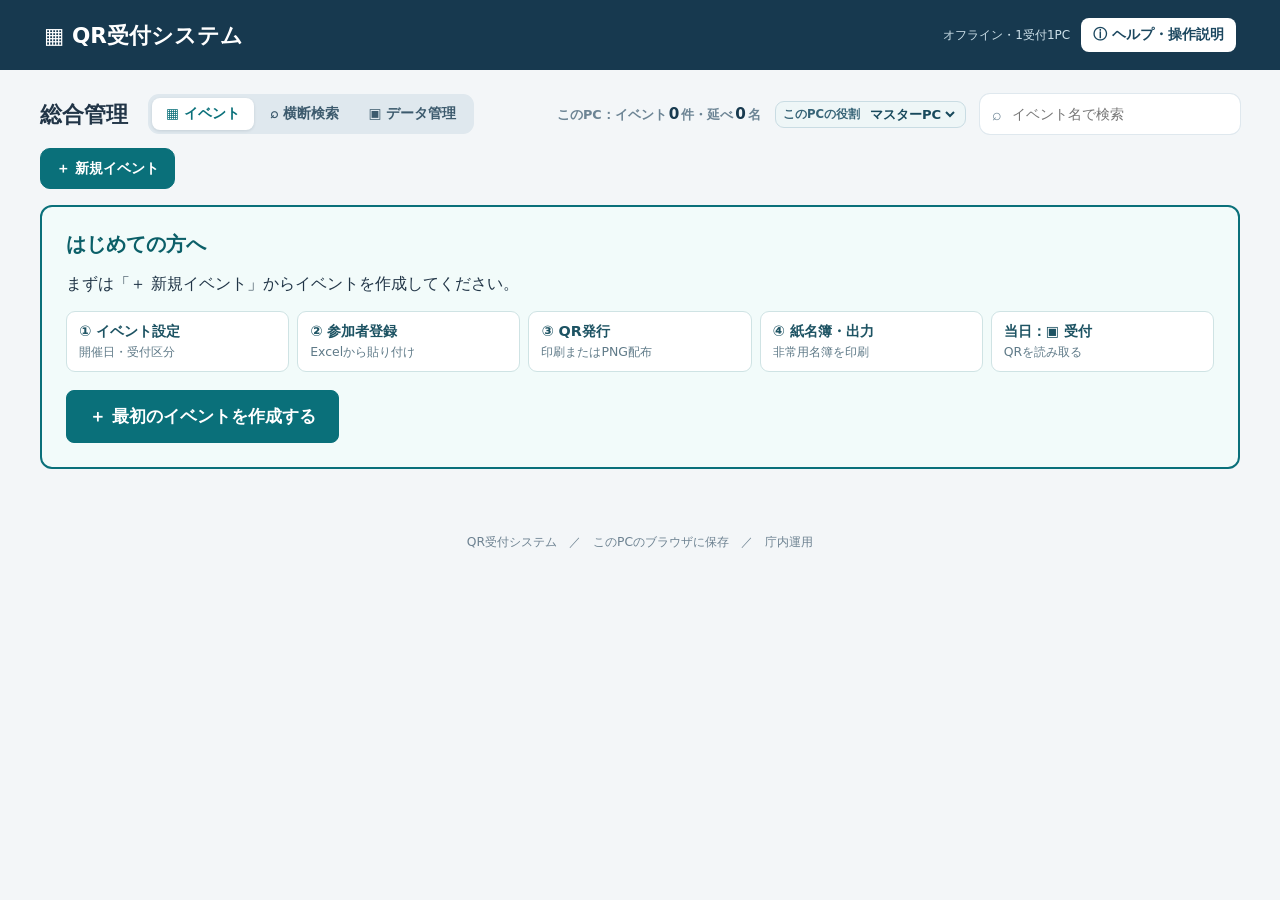
<file: index.html>
<!doctype html>
<html lang="ja"><head><meta charset="utf-8"><meta name="viewport" content="width=device-width,initial-scale=1"><meta http-equiv="refresh" content="0; url=./app.html"><title>QR受付システム</title>
<script>location.replace("./app.html");</script></head>
<body style="font-family:system-ui,-apple-system,sans-serif;padding:24px"><h1>QR受付システム</h1><p><a href="./app.html">総合管理画面を開く</a></p></body></html>
</file>
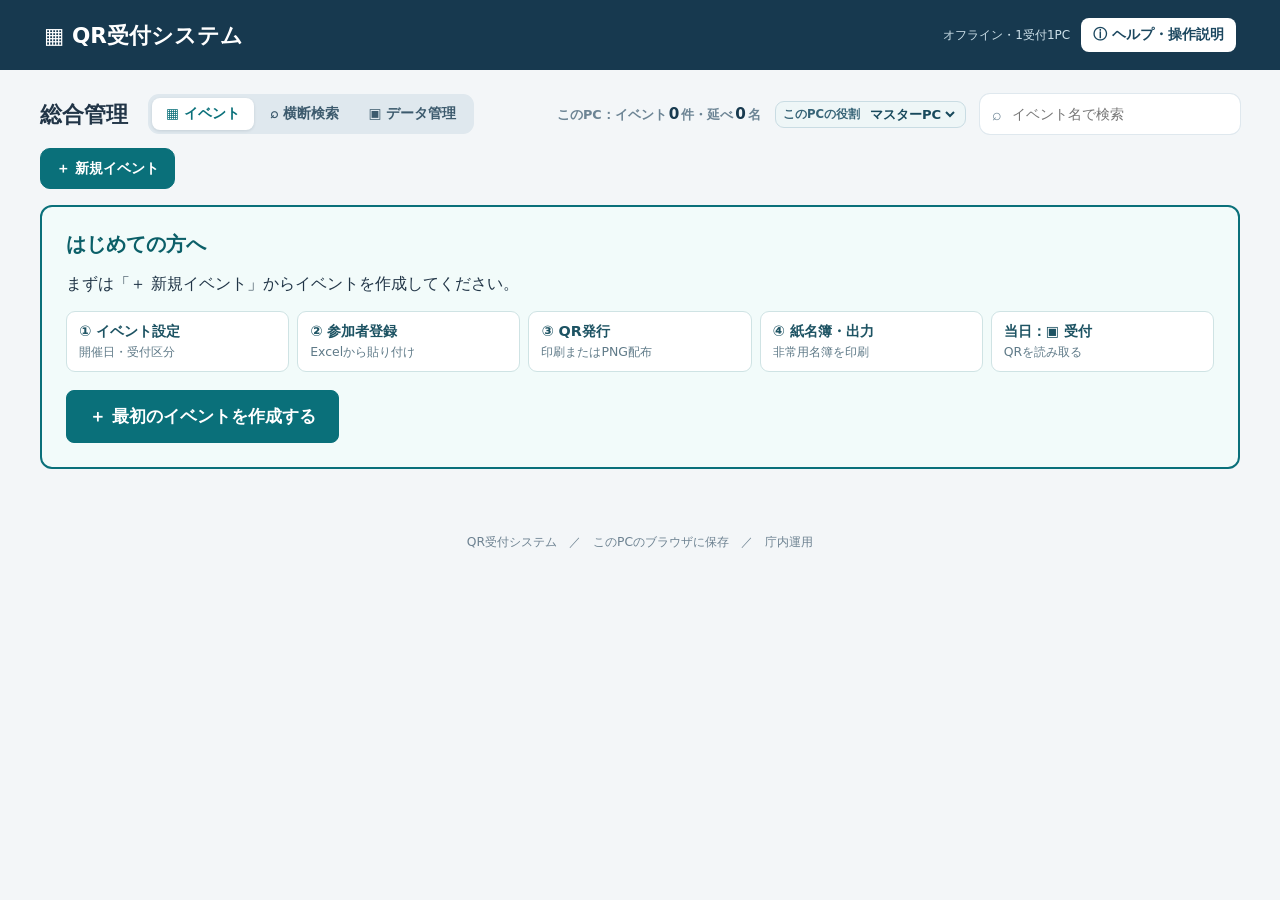
<file: app.html>
<!doctype html>
<html lang="ja"><head><meta charset="utf-8"><meta name="viewport" content="width=device-width,initial-scale=1">
<title>QR受付システム</title><link rel="stylesheet" href="./app.css">
<script defer src="./vendor/html5-qrcode.min.js"></script><script defer src="./vendor/qrcode.min.js"></script><script defer src="./vendor/jszip.min.js"></script><script defer src="./app-support.js"></script><script defer src="./app-file-store.js"></script><script defer src="./app-tab-guard.js"></script><script defer src="./app.js"></script></head>
<body><header><div class="bar"><h1><a class="home-link" href="./app.html" title="総合管理（トップ）へ戻る">▦ QR受付システム</a></h1><div class="head-actions"><button type="button" id="backupStatus" class="backup-status" data-backup hidden></button><span>オフライン・1受付1PC</span><a class="help" href="./help.html">ⓘ ヘルプ・操作説明</a></div></div></header>
<main class="wrap">
<div id="notice" class="notice" role="status" aria-live="polite" hidden></div>
<div id="tabGuardBanner" class="tab-guard-banner" role="status" aria-live="polite">
 <div><strong id="tabGuardTitle">操作権限を確認しています</strong><p id="tabGuardDetail">確認が完了するまで編集操作は利用できません。</p></div>
 <button type="button" id="tabGuardRetry" class="btn small" hidden>操作権限を再確認</button>
</div>
<section id="homeView" class="hm">
 <div class="hm-top">
  <h2>総合管理</h2>
  <div class="hm-seg" id="homeTabs"><button data-home="events" class="active">▦ イベント</button><button data-home="cross">⌕ 横断検索</button><button data-home="data">▣ データ管理</button></div>
  <div class="hm-spacer"></div>
  <span class="hm-stats" id="globalSummary"></span>
  <label class="hm-operating-mode"><span>このPCの役割</span><select id="operatingMode" aria-label="このPCの運用モード"><option value="master">マスターPC</option><option value="worker">受付PC</option></select></label>
  <label class="hm-search" id="hmSearch"><span aria-hidden="true">⌕</span><input id="eventQuery" type="search" placeholder="イベント名で検索" aria-label="イベント名で検索"></label>
  <button id="newEvent" class="btn main">＋ 新規イベント</button>
 </div>
 <div id="storageWarn" class="alertline" hidden></div>
 <section id="homeEvents">
  <div id="firstGuide" class="panel first-guide" hidden>
   <h3>はじめての方へ</h3>
   <p>まずは <strong>「＋ 最初のイベントを作成する」</strong> を押してください。作成後は、画面上部の <strong>「次にやること」</strong> に沿って進めれば準備が終わります。</p>
   <ol class="guide-steps"><li><b>① イベント設定</b><small>開催日・受付区分</small></li><li><b>② 参加者登録</b><small>Excelから貼り付け</small></li><li><b>③ QR発行</b><small>印刷またはPNG配布</small></li><li><b>④ 紙名簿・出力</b><small>非常用名簿を印刷</small></li><li><b>当日：▣ 受付</b><small>QRを読み取る</small></li></ol>
   <button type="button" class="btn main big" data-new-event>＋ 最初のイベントを作成する</button>
  </div>
  <div id="todayEvents" class="hm-heroes" hidden></div>
  <div id="hmList" hidden>
   <div class="hm-ltabs" role="tablist" aria-label="イベントの開催状況">
    <button type="button" role="tab" class="hm-ltab active" data-list-tab="upcoming" aria-selected="true">未開催 <span class="n" id="countUpcoming">0</span></button>
    <button type="button" role="tab" class="hm-ltab" data-list-tab="past" aria-selected="false">終了 <span class="n" id="countPast">0</span></button>
    <span id="eventCount" class="hm-count"></span>
    <button type="button" id="toggleFilter" class="hm-tool" aria-expanded="false" aria-controls="filterPanel">⚲ 絞り込み・並び替え<span id="filterDot" class="hm-dot" hidden></span></button>
   </div>
   <div id="filterPanel" class="hm-filter" hidden>
    <label class="field">開催日（開始）<input type="date" id="dateFrom"></label>
    <label class="field">開催日（終了）<input type="date" id="dateTo"></label>
    <label class="field">並び替え<select id="sortKey"><option value="auto" title="未開催は開催日が近い順、終了は新しい順">標準</option><option value="date">開催日</option><option value="id">イベントID</option></select></label>
    <label class="field">順序<select id="sortOrder"><option value="asc">昇順 ↑</option><option value="desc">降順 ↓</option></select></label>
    <div class="buttons"><button type="button" id="filterToday" class="btn small">今日</button><button type="button" id="filterUpcoming" class="btn small">今日以降</button><button type="button" id="resetEvents" class="btn small">↺ クリア</button></div>
   </div>
   <div id="eventCards" class="hm-cards"></div>
  </div>
 </section>
 <section id="homeCross" class="hm-cross" hidden>
  <div class="panel"><h3>横断参加者検索</h3><div class="fields"><label class="field">期間<select id="crossPeriod"><option value="fiscal">年度（4月〜翌3月）</option><option value="calendar">暦年</option><option value="all">全期間</option></select></label><label class="field">年<input id="crossYear" type="number" min="2000" max="2100" value="2026"></label><label class="field">イベント分類<select id="crossCategory"><option value="all">すべて</option><option value="training">研修</option><option value="briefing">説明会</option><option value="other">その他</option></select></label><label class="field">受付状況<select id="crossStatus"><option value="all">すべて</option><option value="checked">受付実績あり</option><option value="partial">一部受付</option><option value="pending">未受付</option></select></label><label class="field">氏名・番号・所属・グループ・イベント名<input id="crossQuery" placeholder="氏名・職員番号・所属・追加項目などで検索"></label></div></div>
  <div id="crossSummary" class="summary"></div>
  <div class="panel"><div class="row"><h3>参加者一覧 <span id="crossCount" class="tag"></span></h3><div class="buttons"><button id="exportCross" class="btn main">⇩ 参加者一覧CSV</button><button id="exportCrossDetail" class="btn">⇩ 区分別詳細CSV</button></div></div><div class="tablewrap"><table><thead><tr><th>イベントID</th><th>開催日</th><th>イベント名</th><th>参加者ID</th><th>職員番号</th><th>氏名</th><th>所属</th><th>グループ</th><th>受付状況</th></tr></thead><tbody id="crossRows"></tbody></table></div></div>
 </section>
 <section id="homeData" class="hm-data" hidden>
  <div class="panel dm-card dm-file-folder">
   <h3><span class="dm-ico">📁</span>ファイル保存先（このPC・ブラウザの設定）</h3>
   <div class="dm-folder-state"><strong id="saveFolderName">読み込み中…</strong><span id="saveFolderPermission" class="hint"></span></div>
   <div class="dm-folder-actions">
    <button type="button" class="btn main" id="chooseSaveFolder">保存先フォルダを選択・変更</button>
    <button type="button" class="btn" id="allowSaveFolder">保存先へのアクセスを許可</button>
    <button type="button" class="btn" id="clearSaveFolder">設定を解除</button>
   </div>
   <p class="hint">フォルダを一度選ぶと、バックアップ・CSV・QR画像・受付実績を用途別のサブフォルダに保存します。ブラウザ再起動後などは再許可を求められる場合があります。保存できないときは通常のダウンロードに切り替えます。</p>
   <div class="dm-device-field"><label for="deviceDisplayName"><strong>このPCの表示名</strong><span class="hint">受付実績のファイル名に表示します（例：受付PC-A）</span></label>
    <input id="deviceDisplayName" type="text" maxlength="24" placeholder="例：受付PC-A"><button type="button" id="saveDeviceDisplayName" class="btn">名前を保存</button></div>
   <p class="hint">フォルダ設定とPCの表示名は全イベントJSONには含みません。ローカルHTMLを移動すると設定が引き継がれない場合があります。</p>
  </div>
  <div class="grid2">
   <div class="panel dm-card dm-backup"><h3><span class="dm-ico">⇩</span>全イベントJSONバックアップ</h3><div id="backupCount" class="hint"></div><div id="lastBackup" class="hint"></div><p class="hint">イベント設定・参加者名簿（職員番号を含む）・受付履歴を保存</p><div id="storageUsage" class="hint"></div><button class="btn main" data-backup>JSONを保存</button></div>
   <div class="panel dm-card"><h3><span class="dm-ico">↶</span>JSONから復元</h3><div class="field">バックアップファイル<div class="file-pick"><label class="btn file-pick-btn">📂 ファイルを選択<input type="file" accept=".json,application/json" id="restoreFile" class="visually-hidden"></label><span id="restoreFileName" class="file-pick-name">選択されていません</span></div></div><label class="field">重複イベントの扱い<select id="restoreMode"><option value="skip">既存のイベントを保持する</option><option value="replace">選択ファイルで上書きする</option></select></label><button class="btn main" id="restoreBtn">ファイルを確認して復元</button></div>
  </div><div class="alertline">JSONには氏名・職員番号などの個人情報と受付履歴が含まれます。庁内の保管ルールに従ってください。</div>
  <div class="panel danger-zone">
   <div class="row"><div><h3>データの一括削除</h3><p class="hint">このブラウザに保存された全イベント・参加者・受付履歴を削除します。</p></div><button id="deleteAllData" class="btn danger">すべてのデータを削除</button></div>
  </div>
 </section>
</section>

<section id="eventView" hidden>
 <div class="ev-bar">
  <button type="button" class="ev-back" id="backHome" title="総合管理へ戻る" aria-label="総合管理へ戻る">←</button>
  <div class="ev-title">
   <nav class="ev-crumbs" aria-label="現在の位置"><a href="./app.html" id="crumbHome">総合管理</a> › <span id="crumbMode"></span><span id="crumbEvent" hidden></span></nav>
   <h2 id="eventTitle"></h2>
   <div class="ev-sub" id="eventSubtitle"></div>
  </div>
  <div id="modeTabs" class="ev-seg" role="tablist" aria-label="画面の切り替え"><button data-mode="prep" class="active">⚙ 事前準備</button><button data-mode="day">▣ 当日受付</button></div>
 </div>
 <div id="prepView" class="layout">
 <nav class="sidebar steps" aria-label="事前準備の手順" id="prepSteps"><button data-prep="settings" class="active">イベント設定</button><button data-prep="participants">参加者登録</button><button data-prep="qr">QR発行</button><button data-prep="results">紙名簿・出力</button></nav>
 <div>
 <div id="nextStep" class="next-step" role="status"></div>
 <section id="settingsPanel" class="panel es-panel">
   <div class="es-page-heading"><span class="es-heading-icon" aria-hidden="true">⚙</span><div><h3>イベント設定</h3><p>開催内容と受付に必要な情報を設定します。</p></div></div>
   <div class="es-card">
    <div class="es-card-heading"><h4>基本情報</h4><details class="es-help"><summary aria-label="基本情報の説明" title="基本情報の説明">ⓘ</summary><div class="es-tooltip">イベント名・開催日・分類を設定します。イベント名は受付画面や印刷物にも表示されます。</div></details></div>
    <div class="fields es-basic-fields"><label class="field"><span class="es-label-line">イベント名 <span class="es-required">必須</span></span><input id="editEventName" required></label><label class="field">開催日<input id="editEventDate" type="date"></label><label class="field">分類<select id="editEventCategory"><option value="training">研修</option><option value="briefing">説明会</option><option value="other">その他</option></select></label></div>
   </div>
   <div class="es-card">
    <div class="es-card-heading"><h4>受付区分</h4><details class="es-help"><summary aria-label="受付区分の説明" title="受付区分の説明">ⓘ</summary><div class="es-tooltip">午前・午後、講演・交流会など、受付を分けて記録したい単位です。区分ごとに参加予定と受付時刻を管理できます。分けない場合は「共通受付」だけで運用できます。</div></details></div>
    <div class="es-split">
     <div class="es-main-area">
      <p class="es-area-label">このイベントの受付区分</p>
      <div id="sessionEditor" class="es-session-list"></div>
      <div id="sessionInlineStatus" class="es-session-inline-status" aria-live="polite" hidden></div>
      <div class="es-add-row"><input id="newSessionName" class="search" maxlength="80" placeholder="新しい区分名を入力" aria-label="新しい受付区分名"><button type="button" class="btn" id="addSession">＋ 追加</button></div>
      <p class="es-small-note">区分名は直接編集できます。削除すると参加予定の設定も外れます。</p>
     </div>
     <aside class="es-preset-area" aria-label="受付区分の入力候補">
      <p class="es-area-label">よく使う区分 <span class="es-note-tag">クリックで追加</span></p>
      <div id="sessionPresetButtons" class="es-chip-list"></div>
      <p class="es-area-label es-recent-title">最近使った区分</p>
      <div id="sessionRecentButtons" class="es-chip-list"></div>
      <p class="es-small-note">このPCに保存されているイベントから候補を表示します。</p>
     </aside>
    </div>
   </div>
   <div class="es-card">
    <div class="es-card-heading"><h4>追加の登録項目 <span class="es-max-note">最大2つ</span></h4><details class="es-help"><summary aria-label="追加の登録項目の説明" title="追加の登録項目の説明">ⓘ</summary><div class="es-tooltip">氏名・職員番号・所属・グループ以外に、イベントごとに確認したい項目を最大2つ設定できます。例えばPC貸出、昼食希望、参加形式などです。自由入力・あり／なし・選択式から選べます。</div></details></div>
    <p class="es-section-intro">参加者登録の際に追加で確認したい情報を設定できます。不要な場合は空欄のままで構いません。</p>
    <div class="es-split">
     <div class="es-main-area es-custom-editor">
      <p class="es-area-label">このイベントで使う項目</p>
      <div class="es-custom-grid">
       <div class="custom-config"><div class="es-field-heading"><strong>追加項目 1</strong><button type="button" class="es-clear" data-clear-custom="1">クリア</button></div><label class="field">項目名<input id="customLabel1" placeholder="例：参加形式"></label>
        <label class="field">入力方法<select id="customType1"><option value="text">自由入力</option><option value="bool">あり／なし</option><option value="select">選択式</option></select></label>
        <label class="field" id="customOptionsWrap1" hidden>選択肢（半角カンマ「,」で区切る）<input id="customOptions1" placeholder="例：対面,オンライン"></label>
       </div>
       <div class="custom-config"><div class="es-field-heading"><strong>追加項目 2</strong><button type="button" class="es-clear" data-clear-custom="2">クリア</button></div><label class="field">項目名<input id="customLabel2" placeholder="例：PC貸出"></label>
        <label class="field">入力方法<select id="customType2"><option value="text">自由入力</option><option value="bool">あり／なし</option><option value="select">選択式</option></select></label>
        <label class="field" id="customOptionsWrap2" hidden>選択肢（半角カンマ「,」で区切る）<input id="customOptions2" placeholder="例：対面,オンライン"></label>
       </div>
      </div>
     </div>
     <aside class="es-preset-area" aria-label="追加の登録項目の入力候補">
      <p class="es-area-label">よく使う項目 <span class="es-note-tag">クリックで設定</span></p>
      <div id="customPresetButtons" class="es-candidate-list"></div>
      <p class="es-area-label es-recent-title">最近使った項目</p>
      <div id="customRecentButtons" class="es-candidate-list"></div>
      <p class="es-small-note">空いている項目にセットします。候補から設定した後も編集できます。</p>
     </aside>
    </div>
    <div class="es-preview config-preview">
     <div class="row"><h4>参加者登録画面での表示イメージ</h4><span class="tag" id="customSaveStatus" role="status">保存済み</span></div>
     <div id="customPreview" class="fields two"></div>
    </div>
   </div>
   <div class="form-actions step-nav es-actions"><button class="btn" id="saveSettings">設定を保存</button><button class="btn main" id="saveSettingsNext">保存して次へ：② 参加者登録 →</button></div>
  </section>
  <section id="participantsPanel" class="panel pt-panel" hidden>
 <div class="pt-heading">
  <div class="pt-heading-main"><div class="pt-heading-icon"><svg viewBox="0 0 24 24" width="28" height="28" fill="none" stroke="currentColor" stroke-width="1.8" stroke-linecap="round" stroke-linejoin="round" aria-hidden="true"><circle cx="9" cy="8" r="3"/><path d="M3 20v-2a6 6 0 0 1 12 0v2M16 5a3 3 0 0 1 0 6M17 14a5 5 0 0 1 4 5"/></svg></div><div><h3>参加者登録</h3><p>参加者の登録・名簿の取り込みを行います。</p></div></div>
  <div class="pt-summary" role="status" aria-live="polite">
   <div class="pt-stat"><span>登録人数</span><strong id="ptTotalCount">0<small>名</small></strong></div>
   <div class="pt-stat"><span>職員番号あり</span><strong id="ptStaffCount">0<small>名</small></strong></div>
   <div class="pt-stat pt-stat-warn"><span>職員番号なし</span><strong id="ptMissingCount">0<small>名</small></strong></div>
  </div>
 </div>
 <div class="pt-entry-grid">
  <details id="participantImportDetails" class="pt-import-card" open>
   <summary class="pt-import-heading"><span class="pt-import-title"><span aria-hidden="true">▤</span> 名簿の一括登録</span><span class="pt-collapse-hint">開く／閉じる <span class="pt-chevron" aria-hidden="true">⌄</span></span></summary>
   <div class="pt-import-content">
    <div class="pt-template-line">
     <strong>ひな形：</strong>
     <button type="button" id="downloadTemplateXlsx" class="btn small pt-template-primary">⇩ Excel形式 <span class="pt-rec">推奨</span></button>
     <button type="button" id="downloadTemplate" class="btn small">⇩ CSV形式</button>
     <details class="pt-help"><summary title="ひな形のヘルプ" aria-label="ひな形のヘルプ">ⓘ</summary><div class="pt-tooltip">Excel形式は職員番号列を文字列に設定済みです。先頭ゼロを保てます。CSV形式をExcelで開くときも職員番号を文字列として読み込んでください。2行目の「（例）」の行は取り込み時に自動で除外します。</div></details>
    </div>
    <div class="pt-import-tabs" role="tablist" aria-label="名簿の取り込み方法">
     <button type="button" id="importTabPaste" class="active" role="tab" aria-selected="true" aria-controls="pasteImportArea" data-import-mode="paste">表データを貼り付け</button>
     <button type="button" id="importTabCsv" role="tab" aria-selected="false" aria-controls="csvImportArea" data-import-mode="csv">CSVファイルを選択</button>
     <details class="pt-help"><summary title="取り込み方法のヘルプ" aria-label="取り込み方法のヘルプ">ⓘ</summary><div class="pt-tooltip">貼り付けはタブ区切り（Excelからコピー）とカンマ区切り（CSV）の両方に対応します。列の見出し行も含めて貼り付けてください。登録前に列の対応と件数を確認できます。</div></details>
    </div>
    <div id="pasteImportArea" class="pt-import-tab-body" role="tabpanel" aria-labelledby="importTabPaste">
     <label class="pt-textarea-label" for="participantPaste">表データ（見出し行から貼り付け）</label>
     <textarea id="participantPaste" rows="4" placeholder="氏名　職員番号　所属　グループ　参加区分…" spellcheck="false"></textarea>
     <div class="pt-import-footer"><span>タブ・カンマ区切りを自動判定</span><button type="button" id="previewPaste" class="btn main">取り込み内容を確認 →</button></div>
    </div>
    <div id="csvImportArea" class="pt-import-tab-body" role="tabpanel" aria-labelledby="importTabCsv" hidden>
     <label class="pt-textarea-label" for="participantFile">CSVファイル（.csv）</label>
     <input type="file" id="participantFile" accept=".csv,text/csv">
     <div class="pt-import-footer"><span>UTF-8 / Shift_JIS / UTF-16LEに対応</span><button type="button" id="importParticipants" class="btn main">CSV内容を確認 →</button></div>
    </div>
   </div>
  </details>
  <section class="pt-single-card" aria-labelledby="ptSingleTitle">
   <div class="pt-single-heading"><h4 id="ptSingleTitle">＋ 1人ずつ登録</h4><details class="pt-help"><summary title="1人ずつ登録のヘルプ" aria-label="1人ずつ登録のヘルプ">ⓘ</summary><div class="pt-tooltip">氏名・職員番号・所属・グループ・追加の登録項目と、受付区分ごとの参加予定を登録できます。イベントで設定した任意項目は既存の登録画面に表示されます。</div></details></div>
   <p>少人数の追加や個別の修正に利用します。</p>
   <button type="button" id="addPerson" class="btn main pt-add-btn">＋ 1人ずつ登録</button>
  </section>
 </div>
 <section class="pt-list-card" aria-labelledby="ptListTitle">
  <div class="pt-list-header">
   <div class="pt-list-name"><h4 id="ptListTitle">参加者一覧</h4><span id="peopleCount" class="tag">0名</span></div>
   <div class="pt-list-tools">
    <input type="search" class="search" id="personQuery" placeholder="氏名・職員番号・所属・グループ・追加項目・参加者IDで検索" aria-label="参加者を検索">
    <label for="personSessionFilter">参加区分</label><select id="personSessionFilter" aria-label="参加区分で絞り込み"><option value="all">すべて</option></select>
   </div>
  </div>
  <div class="tablewrap pt-tablewrap" id="ptTableViewport" tabindex="0" aria-label="参加者一覧（表内スクロール）">
   <table><thead><tr><th scope="col">ID</th><th scope="col">氏名</th><th scope="col">職員番号</th><th scope="col">所属</th><th scope="col">グループ</th><th scope="col">参加区分</th><th scope="col">操作</th></tr></thead><tbody id="participantRows"></tbody></table>
  </div>
  <div class="pt-pagebar">
   <span id="ptPageInfo" aria-live="polite">0件</span>
   <div class="pt-page-navigation">
    <button type="button" class="btn small" id="ptPagePrev">‹ 前へ</button>
    <span id="ptPageButtons" class="pt-page-buttons" aria-label="ページ番号"></span>
    <button type="button" class="btn small" id="ptPageNext">次へ ›</button>
   </div>
   <label class="pt-page-size">表示件数<select id="ptPageSize"><option value="25">25件</option><option value="50">50件</option><option value="100">100件</option></select></label>
  </div>
  <div class="pt-export-footer"><span>登録済みの名簿を集計用CSVで保存</span><details class="pt-help"><summary title="登録済み名簿の出力のヘルプ" aria-label="登録済み名簿の出力のヘルプ">ⓘ</summary><div class="pt-tooltip">現在のイベントに登録された参加者をExcelで集計・保管するためのCSVです。元の登録用ひな形とは列が異なります。</div></details><button id="exportRoster" type="button" class="btn small">⇩ 登録済み名簿を出力（集計用CSV）</button></div>
 </section>
 <div class="step-nav pt-step-nav"><button type="button" class="btn" data-prep="settings">← ① イベント設定</button><button type="button" class="btn main" data-prep="qr">次へ：③ QR発行 →</button></div>
</section>
<section id="qrPanel" class="panel qr-issue-panel" hidden>
   <div class="qr-issue-header">
    <div class="qr-title-area">
     <div class="qr-title-icon" aria-hidden="true">▦</div>
     <div><h3>QR発行 <span>（個別・一括）</span></h3>
      <p>QRには職員番号だけを記録します。同じQRを別のイベントでも使用できます。</p>
     </div>
    </div>
    <div id="qrEligibility" class="qr-issue-stats" role="status" aria-live="polite">
     <div class="qr-stat qr-stat-eligible"><span>QR発行対象</span><strong><span id="qrEligibleCount">0</span><small>名</small></strong></div>
     <div class="qr-stat qr-stat-excluded"><span>職員番号なし（発行対象外）</span><strong><span id="qrExcludedCount">0</span><small>名</small></strong></div>
    </div>
   </div>
   <div class="qr-mode-tabs" role="tablist" aria-label="発行方法">
    <button type="button" id="qrTabSingle" class="active" role="tab" aria-selected="true" aria-controls="qrIndividualArea" data-qr-mode="single"><svg class="qr-tab-icon" viewBox="0 0 24 24" fill="none" stroke="currentColor" stroke-width="2" stroke-linecap="round" stroke-linejoin="round" aria-hidden="true"><circle cx="12" cy="8" r="4"/><path d="M4 21v-2a8 8 0 0 1 16 0v2"/></svg> 個別発行</button>
    <button type="button" id="qrTabBulk" role="tab" aria-selected="false" aria-controls="qrBulkArea" data-qr-mode="bulk"><svg class="qr-tab-icon" viewBox="0 0 24 24" fill="none" stroke="currentColor" stroke-width="2" stroke-linecap="round" stroke-linejoin="round" aria-hidden="true"><rect x="7" y="3" width="12" height="14" rx="2"/><path d="M5 7H4a2 2 0 0 0-2 2v10a2 2 0 0 0 2 2h10a2 2 0 0 0 2-2v-1"/></svg> 一括発行（印刷・ダウンロード）</button>
   </div>
   <section id="qrIndividualArea" class="qr-mode-body" role="tabpanel" aria-labelledby="qrTabSingle">
    <div class="qr-choose-bar">
     <button type="button" id="qrPrevious" class="btn qr-step-button" aria-label="前の参加者">← <span>前の参加者</span></button>
     <label class="qr-person-select"><span>発行対象</span><select id="qrPerson" aria-label="QR発行対象者"></select></label>
     <button type="button" id="qrNext" class="btn qr-step-button" aria-label="次の参加者"><span>次の参加者</span> →</button>
     <div class="qr-position" id="qrPosition" aria-live="polite">0 / 0</div>
    </div>
    <div class="qr-studio">
     <div class="qr-card-holder">
      <div id="qrSample" class="qr-person-card" aria-label="配布用QRカードのプレビュー">
       <div id="qrCanvas" class="qr-card-code"></div>
       <div class="qr-card-person">
        <strong id="qrPersonName"></strong>
        <span id="qrPersonStaff" class="qr-card-staff"></span>
        <span id="qrPersonGroup" class="qr-card-group" hidden></span>
         <div id="qrPersonCustom" class="qr-card-custom" hidden></div>
       </div>
      </div>
      <div class="qr-preview-note">このカードをそのままPNG保存できます。QR・氏名・番号・グループ・設定済みの追加項目をまとめて配布できます。</div>
     </div>
     <div class="qr-studio-actions">
      <button type="button" id="printSingleQR" class="btn main qr-main-action"><svg class="qr-button-icon" viewBox="0 0 24 24" fill="none" stroke="currentColor" stroke-width="2" stroke-linecap="round" stroke-linejoin="round" aria-hidden="true"><path d="M6 9V3h12v6"/><rect x="6" y="14" width="12" height="7"/><path d="M6 18H4a2 2 0 0 1-2-2v-5a2 2 0 0 1 2-2h16a2 2 0 0 1 2 2v5a2 2 0 0 1-2 2h-2"/></svg><span>このQRを印刷<small>選択中の1名分を印刷</small></span></button>
      <button type="button" id="downloadQR" class="btn qr-main-action"><span aria-hidden="true">⇩</span><span>PNGで保存<small>カード全体の画像</small></span></button>
     </div>
    </div>
   </section>
   <section id="qrBulkArea" class="qr-mode-body qr-bulk-body" role="tabpanel" aria-labelledby="qrTabBulk" hidden>
    <h4 id="qrBulkHeading">まとめて発行する</h4><p>職員番号のある方を対象に一括発行します。個別PNGと同じカード画像をZIPにまとめることもできます。</p>
    <div class="qr-bulk-actions">
     <button type="button" id="printQRs" class="qr-bulk-action">
      <span class="qr-bulk-icon" aria-hidden="true"><svg class="qr-button-icon" viewBox="0 0 24 24" fill="none" stroke="currentColor" stroke-width="2" stroke-linecap="round" stroke-linejoin="round" aria-hidden="true"><path d="M6 9V3h12v6"/><rect x="6" y="14" width="12" height="7"/><path d="M6 18H4a2 2 0 0 1-2-2v-5a2 2 0 0 1 2-2h16a2 2 0 0 1 2 2v5a2 2 0 0 1-2 2h-2"/></svg></span><span><strong>一括印刷（A4・10面）</strong><small>名刺サイズ・2列×5段で印刷プレビューを開く</small></span><span class="qr-bulk-arrow" aria-hidden="true">›</span>
     </button>
     <button type="button" id="exportQRZip" class="qr-bulk-action">
      <span class="qr-bulk-icon" aria-hidden="true">⇩</span><span><strong>一括ダウンロード（ZIP）</strong><small>全員分のカードPNGと対応表CSVを取得</small></span><span class="qr-bulk-arrow" aria-hidden="true">›</span>
     </button>
    </div>
   </section>
   <div class="step-nav qr-step-nav"><button type="button" class="btn" data-prep="participants">← ② 参加者登録</button><button type="button" class="btn main" data-prep="results">次へ：④ 紙名簿・出力 →</button></div>
   <div id="printSheets" class="print-sheet"></div>
  </section>
   <section id="resultsPanel" class="panel out-panel" hidden>
  <div class="out-heading">
   <span class="out-heading-icon" aria-hidden="true"><svg class="out-svg" viewBox="0 0 24 24" fill="none" stroke="currentColor" stroke-width="2" stroke-linecap="round" stroke-linejoin="round" aria-hidden="true"><path d="M6 9V3h12v6"/><rect x="6" y="14" width="12" height="7"/><path d="M6 18H4a2 2 0 0 1-2-2v-5a2 2 0 0 1 2-2h16a2 2 0 0 1 2 2v5a2 2 0 0 1-2 2h-2"/></svg></span>
   <div><h3>紙名簿・出力</h3><p>受付名簿の印刷や、集計・管理用データを出力します。</p></div>
  </div>
  <section class="out-overview" aria-label="受付の状況">
   <div class="out-section-heading"><h4>受付の状況</h4><span id="outStatsNote" class="out-hint"></span></div>
   <div id="sessionStats" class="summary out-stats" role="status" aria-live="polite"></div>
  </section>
  <div class="out-output-layout">
   <section class="out-roster-card" aria-labelledby="outRosterTitle">
    <div class="out-roster-lead">
     <span class="out-roster-icon" aria-hidden="true"><svg class="out-svg" viewBox="0 0 24 24" fill="none" stroke="currentColor" stroke-width="2" stroke-linecap="round" stroke-linejoin="round" aria-hidden="true"><path d="M6 9V3h12v6"/><rect x="6" y="14" width="12" height="7"/><path d="M6 18H4a2 2 0 0 1-2-2v-5a2 2 0 0 1 2-2h16a2 2 0 0 1 2 2v5a2 2 0 0 1-2 2h-2"/></svg></span>
     <div><h4 id="outRosterTitle">紙の受付名簿（印刷）</h4><p>当日の受付で使用する名簿を印刷します。</p></div>
    </div>
    <div class="out-roster-controls">
     <div class="out-roster-field">
      <div class="out-control-label"><label for="rosterSession">印刷する受付区分</label><div class="out-export-help"><button type="button" class="out-info-trigger" data-output-help aria-label="受付区分の詳しい説明" aria-expanded="false" aria-controls="outHelp1" title="受付区分について">ⓘ</button><div class="out-tooltip" id="outHelp1" role="tooltip">午前・午後など、印刷したい受付区分を選びます。各区分の参加予定者のみを印刷します。</div></div></div>
      <select id="rosterSession" aria-label="紙名簿を印刷する受付区分"></select>
     </div>
     <button type="button" class="btn main out-print-btn" id="printRosterPrep"><svg class="out-svg" viewBox="0 0 24 24" fill="none" stroke="currentColor" stroke-width="2" stroke-linecap="round" stroke-linejoin="round" aria-hidden="true"><path d="M6 9V3h12v6"/><rect x="6" y="14" width="12" height="7"/><path d="M6 18H4a2 2 0 0 1-2-2v-5a2 2 0 0 1 2-2h16a2 2 0 0 1 2 2v5a2 2 0 0 1-2 2h-2"/></svg><span>受付名簿を印刷</span></button>
    </div>
    <div class="out-roster-note"><span aria-hidden="true">ⓘ</span><span>氏名・職員番号・所属・グループ・手書きチェック欄・受付時刻の記入欄を印刷します。PC不調に備えて開催前に用意してください。</span></div>
   </section>
   <section class="out-export-section" aria-labelledby="outExportTitle">
    <h4 id="outExportTitle">データ出力 <small>（データ管理・集計用）</small></h4>
    <div class="out-export-list">
    <div class="out-export-card"><button type="button" id="exportResult"  class="out-export-action">
  <span class="out-export-icon" aria-hidden="true"><svg class="out-svg" viewBox="0 0 24 24" fill="none" stroke="currentColor" stroke-width="1.8" stroke-linecap="round" stroke-linejoin="round" aria-hidden="true"><path d="M13 2H6a2 2 0 0 0-2 2v16a2 2 0 0 0 2 2h12a2 2 0 0 0 2-2V9z"/><path d="M13 2v7h7"/><path d="M7 17h10"/><path d="M7 14h10"/></svg></span><span class="out-export-text"><strong>このイベントの区分別CSV</strong><small>参加者×受付区分ごとの受付結果を出力</small></span>
 </button><div class="out-export-help"><button type="button" class="out-info-trigger" data-output-help aria-label="このイベントの区分別CSVの詳しい説明" aria-expanded="false" aria-controls="outHelp2" title="このイベントの区分別CSVについて">ⓘ</button><div class="out-tooltip" id="outHelp2" role="tooltip">現在のイベントについて、参加者と受付区分の組み合わせごとに1行出力します。受付状況・受付日時・所属・職員番号などをExcelで集計する用途です。</div></div></div>
    <div class="out-export-card"><button type="button" id="exportAudit"  class="out-export-action">
  <span class="out-export-icon" aria-hidden="true"><svg class="out-svg" viewBox="0 0 24 24" fill="none" stroke="currentColor" stroke-width="1.8" stroke-linecap="round" stroke-linejoin="round" aria-hidden="true"><path d="M13 2H6a2 2 0 0 0-2 2v16a2 2 0 0 0 2 2h12a2 2 0 0 0 2-2V9z"/><path d="M13 2v7h7"/><circle cx="15" cy="17" r="4.5"/><path d="M15 14.5V17l1.5 1"/></svg></span><span class="out-export-text"><strong>受付変更履歴CSV</strong><small>初回受付・取消・再受付の履歴を出力</small></span>
 </button><div class="out-export-help"><button type="button" class="out-info-trigger" data-output-help aria-label="受付変更履歴CSVの詳しい説明" aria-expanded="false" aria-controls="outHelp3" title="受付変更履歴CSVについて">ⓘ</button><div class="out-tooltip" id="outHelp3" role="tooltip">現在のイベントの初回受付、受付取消、再受付を時刻・方法・取消理由とともに出力します。監査・修正内容の確認に使えます。</div></div></div>
    <div class="out-export-card"><button type="button" data-backup class="out-export-action">
  <span class="out-export-icon" aria-hidden="true"><svg class="out-svg" viewBox="0 0 24 24" fill="none" stroke="currentColor" stroke-width="1.8" stroke-linecap="round" stroke-linejoin="round" aria-hidden="true"><path d="M13 2H6a2 2 0 0 0-2 2v16a2 2 0 0 0 2 2h12a2 2 0 0 0 2-2V9z"/><path d="M13 2v7h7"/><path d="M10 13c-2 0-1 2-3 2 2 0 1 2 3 2M14 13c2 0 1 2 3 2-2 0-1 2-3 2"/></svg></span><span class="out-export-text"><strong>全イベントJSON</strong><small>全イベントのバックアップ・移行用</small></span>
 </button><div class="out-export-help"><button type="button" class="out-info-trigger" data-output-help aria-label="全イベントJSONの詳しい説明" aria-expanded="false" aria-controls="outHelp4" title="全イベントJSONについて">ⓘ</button><div class="out-tooltip" id="outHelp4" role="tooltip">このイベントだけでなく、このPCのブラウザに保存された全イベントの設定・名簿・受付履歴をまとめてバックアップします。復元にも使用できます。個人情報を含むため適切に保管してください。</div></div></div>
    </div>
   </section>
  </div>
  <div class="step-nav out-step-nav"><button type="button" class="btn" data-prep="qr">← ③ QR発行</button><button type="button" class="btn main" data-mode="day">準備完了：当日受付の画面へ →</button></div>
 </section>
 </div></div>

 <section id="receptionView" class="reception rx" hidden>
  <div class="rx-bar">
   <button type="button" class="rx-icon-btn" id="rxBack" title="総合管理へ戻る" aria-label="総合管理へ戻る">←</button>
   <div class="rx-event"><span class="rx-eyebrow">当日受付 <span id="operatingModeState">マスターPC</span></span><strong id="rxEventName"></strong></div>
   <label class="rx-session"><span>受付区分</span><select id="checkinSession"></select></label>
   <div class="rx-tools">
    <details id="dayCheck" class="rx-pop day-check">
     <summary class="rx-tool"><span aria-hidden="true">☑</span> 受付前チェック <span id="dayCheckStatus" class="tag warn">未確認</span></summary>
     <div class="rx-pop-body">
      <p class="rx-pop-title">受付を始める前に</p>
      <label class="check"><input type="checkbox" data-day-check="session"> 受付区分は「<b id="dayCheckSession"></b>」で正しい</label>
      <label class="check"><input type="checkbox" data-day-check="camera"> テスト用QRが読み取れた</label>
      <div class="rx-check-row"><label class="check"><input type="checkbox" data-day-check="sound"> 受付音が聞こえる</label><button type="button" class="btn small" id="soundTest">♪ 試聴</button></div>
      <label class="check"><input type="checkbox" data-day-check="paper"> 紙の受付名簿を用意した</label>
     </div>
    </details>
    <div class="rx-sound" role="group" aria-label="受付音">
     <label class="rx-switch" title="受付音のON/OFF"><input type="checkbox" id="soundToggle" checked><span class="rx-switch-ui" aria-hidden="true"></span><span>受付音</span></label>
     <select id="soundVolume" aria-label="受付音の音量"><option value="high">大</option><option value="mid">中</option><option value="low">小</option></select>
    </div>
    <button type="button" class="rx-tool" id="printRosterDay" title="紙の受付名簿を印刷"><svg class="rx-tool-icon" viewBox="0 0 24 24" fill="none" stroke="currentColor" stroke-width="2" stroke-linecap="round" stroke-linejoin="round" aria-hidden="true"><path d="M6 9V3h12v6"/><rect x="6" y="14" width="12" height="7"/><path d="M6 18H4a2 2 0 0 1-2-2v-5a2 2 0 0 1 2-2h16a2 2 0 0 1 2 2v5a2 2 0 0 1-2 2h-2"/><path d="M18 12h.01"/></svg><span>紙名簿</span></button>
    <button type="button" class="rx-tool" data-mode="prep" title="設定・名簿・QR発行に戻る">⚙ 事前準備</button>
    <button type="button" class="rx-tool rx-tool-export" id="exportCheckedCSV" title="選択中の受付区分で、現在受付済みの参加者をCSV出力します。未取り込みの他PCの実績は含みません。">⇩ 受付済みCSVを出力</button>
   </div>
  </div>
  <div class="reception-grid">
   <div class="rx-main">
    <div class="rx-stage">
     <div class="rx-camera camera">
      <div class="rx-video">
       <div id="readerViewport" class="reader-viewport"><div id="reader" class="reader"></div></div>
       <div class="rx-cam-idle">
        <svg viewBox="0 0 48 48" width="44" height="44" aria-hidden="true"><path d="M6 15V9a3 3 0 0 1 3-3h6M33 6h6a3 3 0 0 1 3 3v6M42 33v6a3 3 0 0 1-3 3h-6M15 42H9a3 3 0 0 1-3-3v-6" fill="none" stroke="currentColor" stroke-width="3" stroke-linecap="round"/><rect x="15" y="15" width="7" height="7" rx="1" fill="currentColor"/><rect x="26" y="15" width="7" height="7" rx="1" fill="currentColor"/><rect x="15" y="26" width="7" height="7" rx="1" fill="currentColor"/><rect x="27" y="27" width="5" height="5" rx="1" fill="currentColor"/></svg>
        <button type="button" id="cameraStart" class="btn main rx-start">▶ カメラを起動</button>
       </div>
      </div>
      <div class="rx-cam-bar camera-controls">
       <select id="cameraSelect" aria-label="使用するカメラ" hidden></select>
       <label class="rx-mini-check" title="PC内蔵・正面向きカメラ向け"><input type="checkbox" id="mirrorToggle" checked> 鏡表示</label>
       <div id="camDiag" class="cam-diag" hidden><span id="camStats">解析 —</span><button type="button" class="linkbtn" id="cameraSnapshot">映像を保存</button></div>
       <button type="button" id="cameraStop" class="btn small" hidden>■ 停止</button>
      </div>
      <div id="cameraHint" class="hint">カメラを起動してQRを読み取ります</div>
     </div>
     <div id="checkinResult" class="result" role="status" aria-live="polite"><div class="outcome">QRコードをかざしてください</div></div>
    </div>
    <div class="rx-actions">
     <button type="button" id="manualBtn" class="rx-action"><span class="rx-action-ico" aria-hidden="true">⌕</span><span><b>名前から受付</b><small>QRを忘れた方</small></span></button>
     <button type="button" id="walkinBtn" class="rx-action"><span class="rx-action-ico" aria-hidden="true">＋</span><span><b>飛び入り登録</b><small>名簿にいない方</small></span></button>
    </div>
   </div>
   <aside class="panel attendance-panel">
    <div class="rx-progress">
     <div class="rx-progress-head"><span>受付済み <span id="pendingSessionName" class="tag"></span></span><strong id="rxProgressText">0 / 0</strong></div>
     <div class="progress"><div id="rxProgressBar"></div></div>
     <div id="daySummary" class="summary rx-summary"></div>
    </div>
    <div class="attendance-tabs" role="tablist" aria-label="参加者の受付状況">
     <button id="tabPending" type="button" role="tab" aria-controls="pendingRows" aria-selected="true" class="active" data-reception-tab="pending">未受付 <span id="pendingCount" class="attendance-count">0</span></button>
     <button id="tabChecked" type="button" role="tab" aria-controls="checkedRows" aria-selected="false" data-reception-tab="checked">受付済み <span id="checkedCount" class="attendance-count">0</span></button>
    </div>
    <div id="pendingRows" class="pending-list" role="tabpanel" aria-labelledby="tabPending"></div>
    <div id="checkedRows" class="pending-list" role="tabpanel" aria-labelledby="tabChecked" hidden></div>
    <div class="rx-attendance-share" role="group" aria-label="受付実績の共有">
      <button type="button" id="exportAttendance" class="btn small rx-share-button">⇩ このPCの受付実績を書き出す</button>
      <button type="button" id="importAttendance" class="btn small rx-share-button rx-share-import">⇧ 保存先から一括取り込み</button>
      <button type="button" id="importAttendanceSelect" class="btn small rx-share-button rx-share-import">⇧ JSONを複数選択</button>
      <input id="attendanceImportFiles" type="file" accept=".json,application/json" multiple hidden>
    </div>
    <div class="rx-clear-footer"><button type="button" class="rx-clear-trigger" id="clearAttendance" title="QR読取テスト後の受付記録を初期化します（確認あり）">↺ 受付状況を一括クリア</button></div>
   </aside>
  </div>
 </section>
</section>

<div id="eventMenu" class="hm-menu" role="menu" hidden></div>
<div id="dialogBackdrop" class="dialog-backdrop" hidden><div class="dialog" role="dialog" aria-modal="true" aria-labelledby="dialogTitle">
 <div class="dialog-head"><h2 id="dialogTitle">参加者</h2><button class="btn small" id="closeDialog" aria-label="閉じる">✕</button></div>
 <div id="dialogBody"></div>
</div></div>
</main><div id="receptionPrint" class="reception-print-sheet" hidden></div><footer>QR受付システム　／　このPCのブラウザに保存　／　庁内運用</footer>
</body></html>
</file>
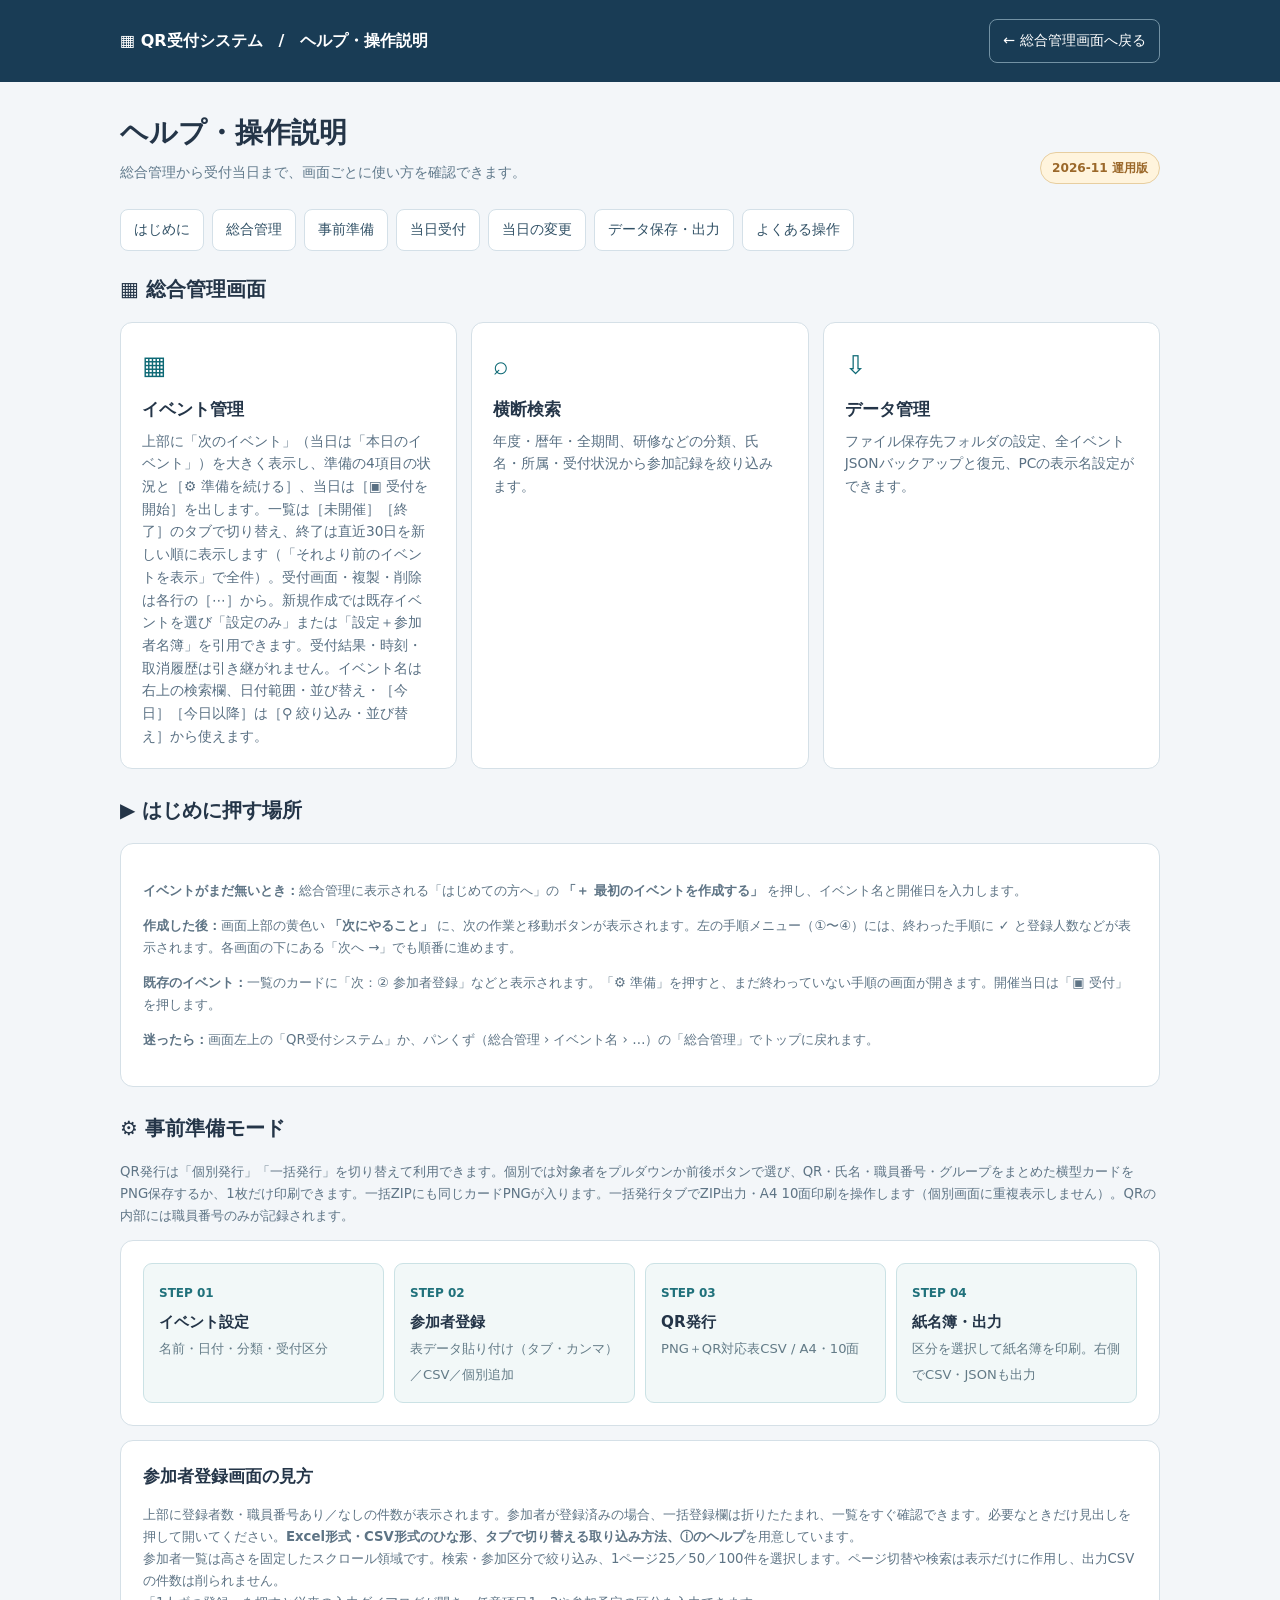
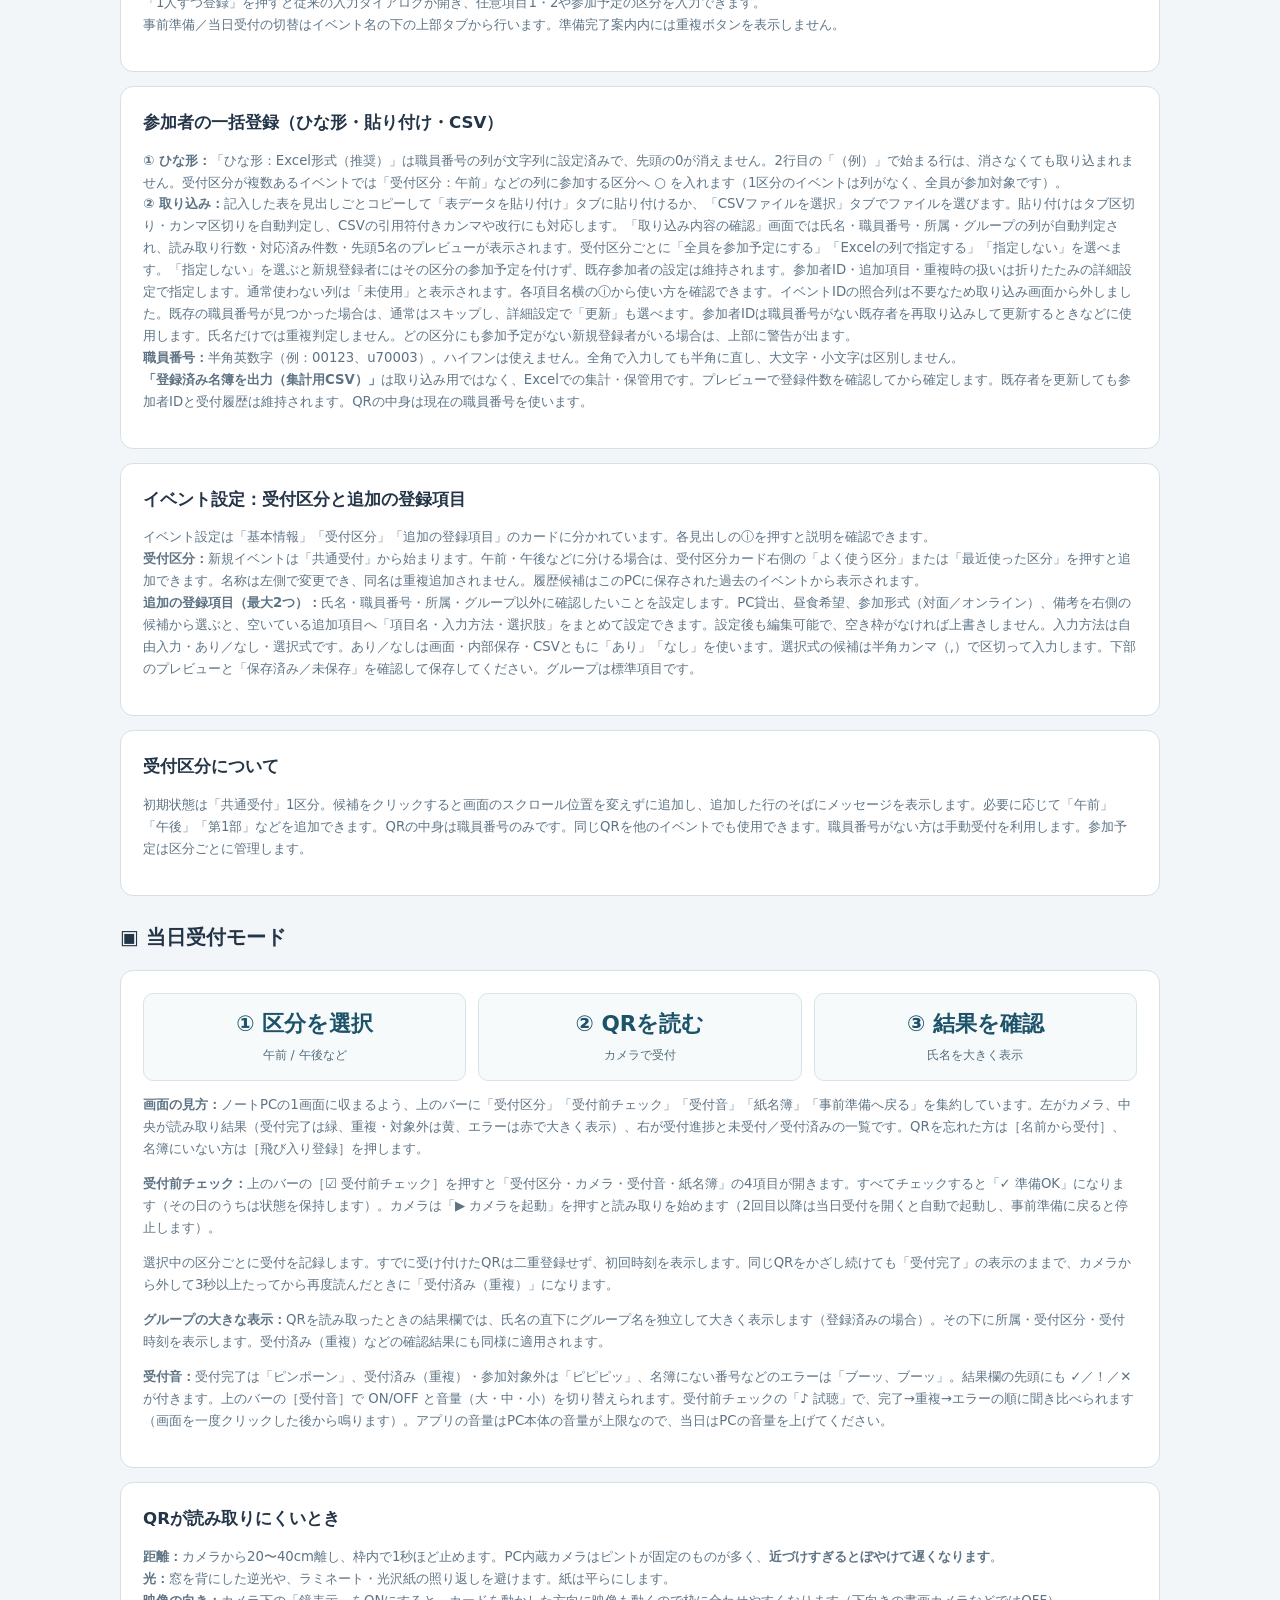
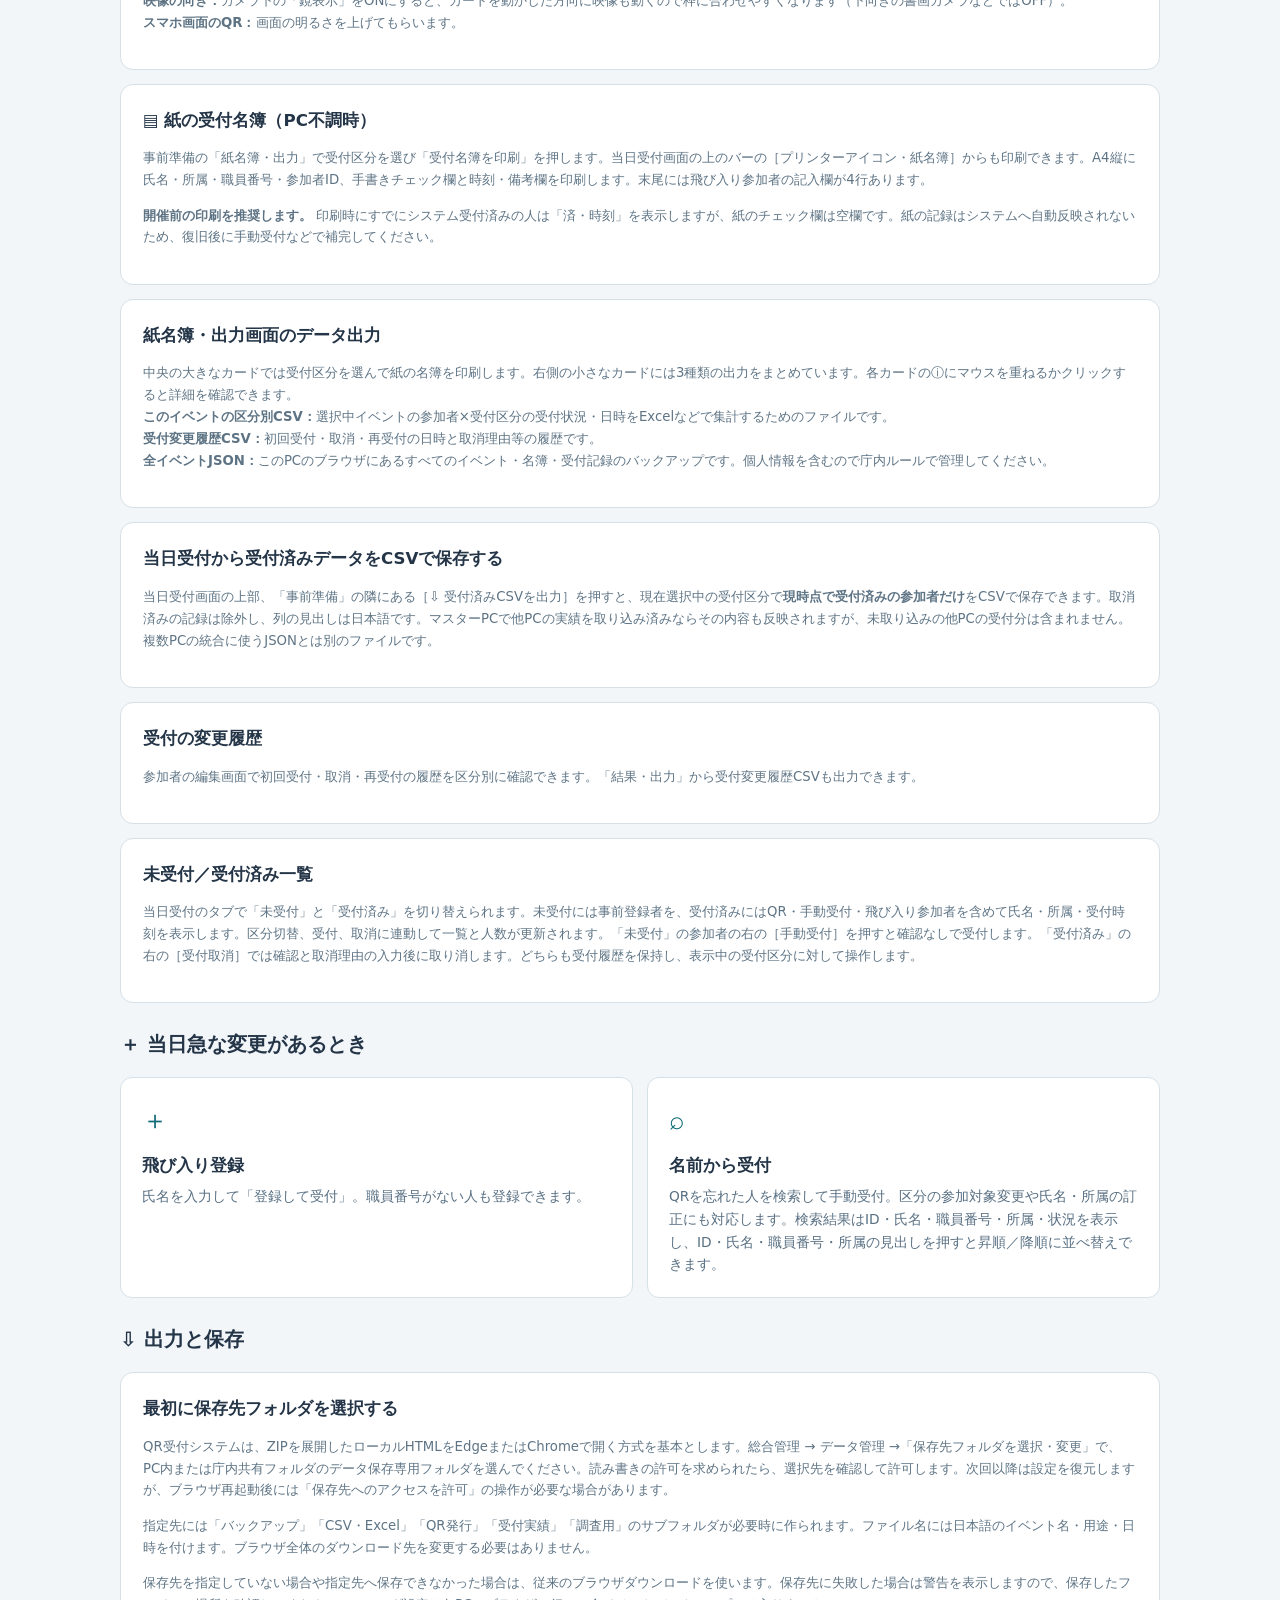
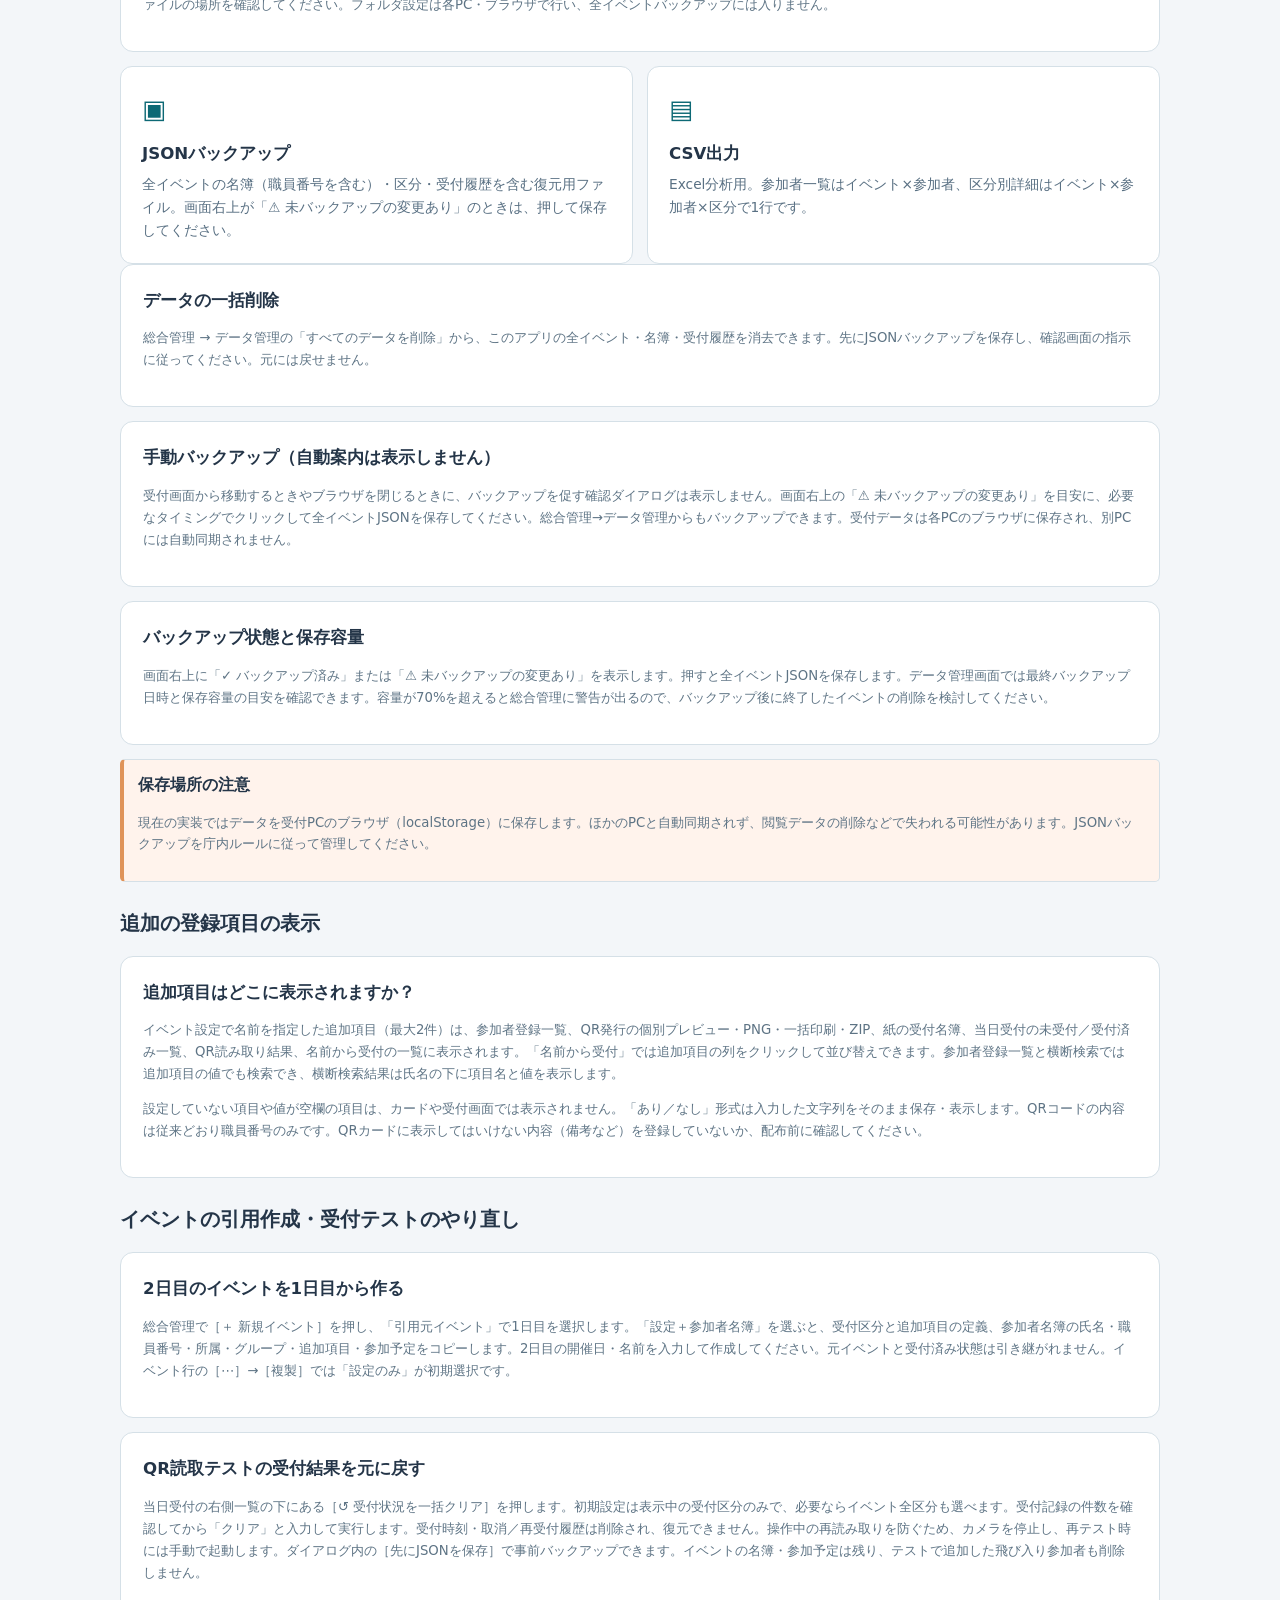
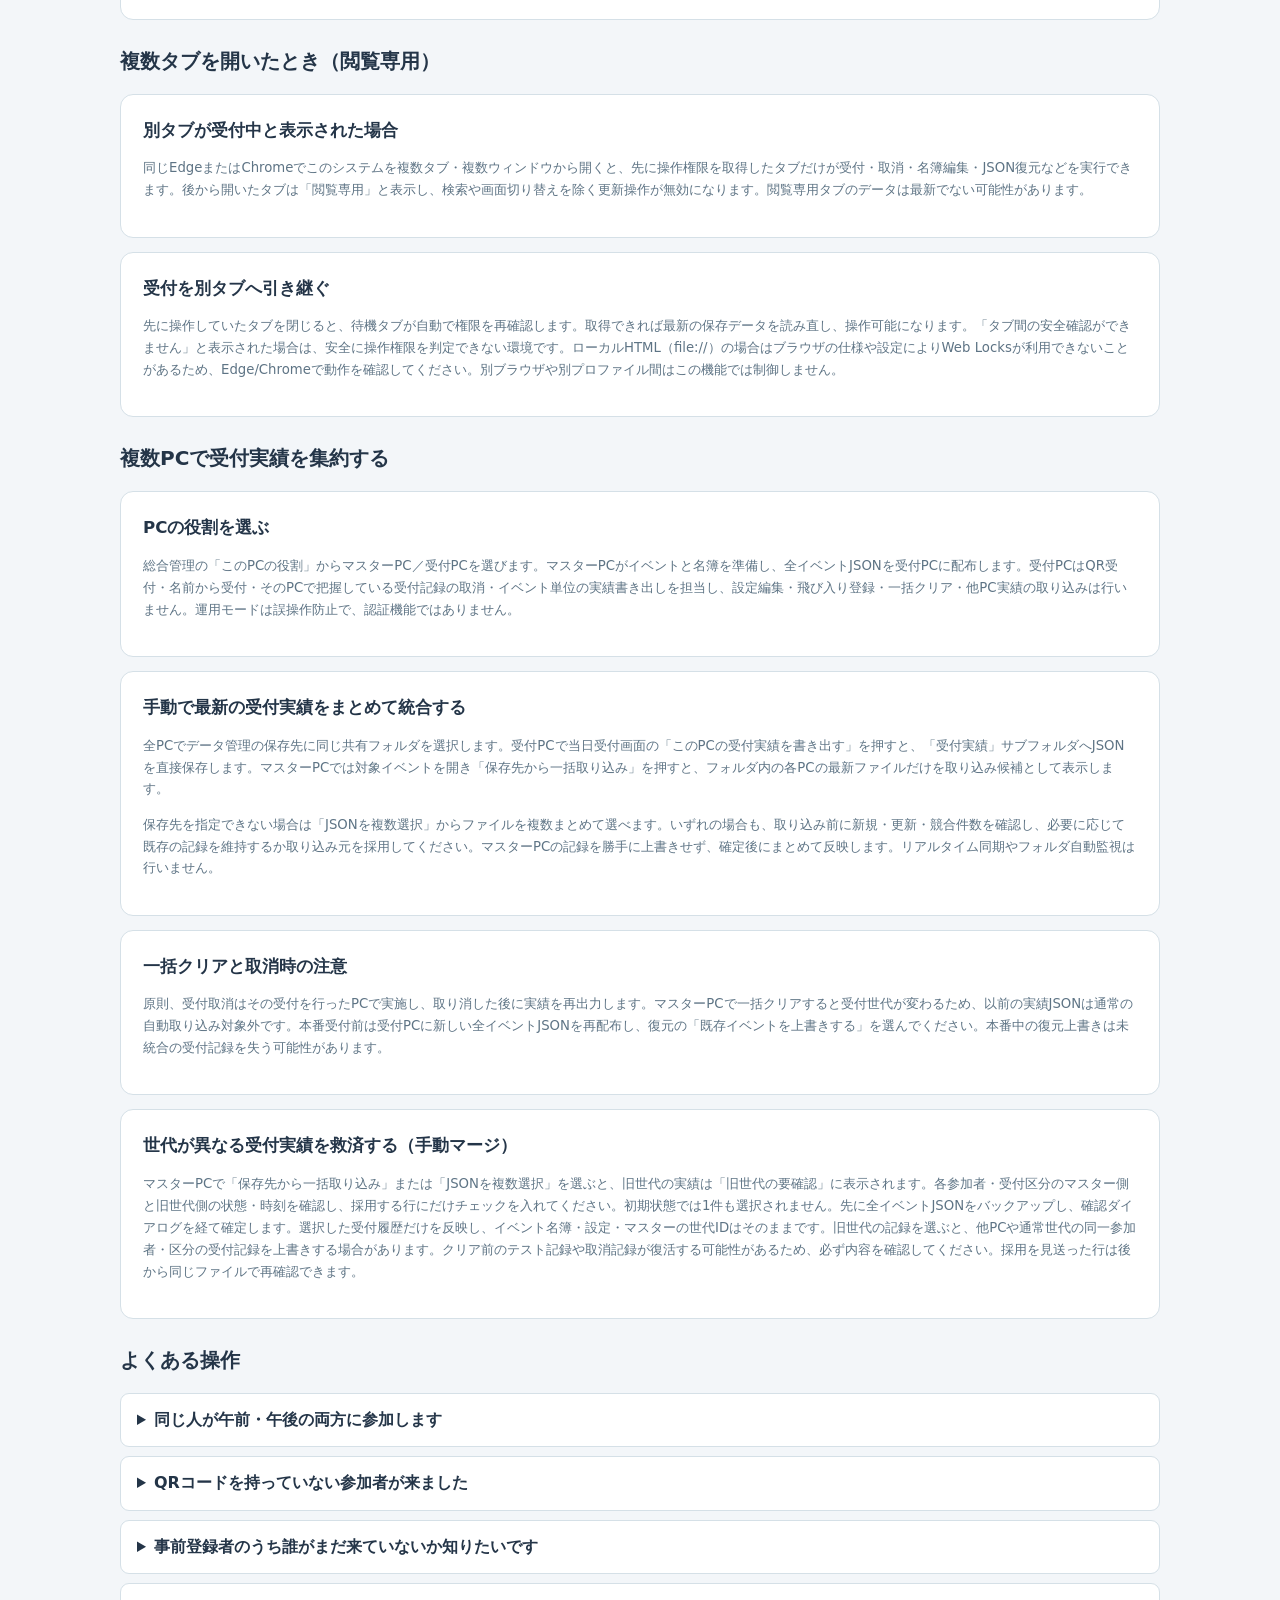
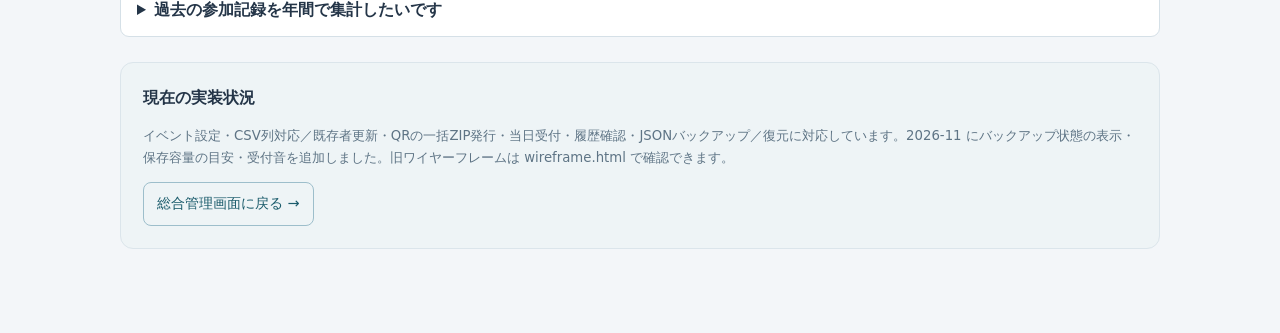
<file: help.html>
<!doctype html>
<html lang="ja">
<head>
<meta charset="utf-8">
<meta name="viewport" content="width=device-width,initial-scale=1">
<title>ヘルプ・操作説明 | QR受付システム</title>
<style>
:root{color-scheme:light;font-family:system-ui,-apple-system,"Yu Gothic","Meiryo",sans-serif;background:#f3f6f9;color:#243548}
*{box-sizing:border-box}body{margin:0;line-height:1.65}a{color:inherit}a:focus-visible{outline:3px solid #db9c40;outline-offset:3px}header{background:#193c55;color:#fff} .head{max-width:1080px;margin:auto;padding:19px 20px;display:flex;justify-content:space-between;align-items:center;gap:12px;flex-wrap:wrap}
.brand{font-weight:750}.back{border:1px solid #7392a4;color:#fff;text-decoration:none;border-radius:8px;padding:9px 13px;font-size:.9rem}.back:hover{background:#2c536f}
main{max-width:1080px;margin:auto;padding:28px 20px 70px}.intro{display:flex;align-items:flex-end;justify-content:space-between;gap:20px;flex-wrap:wrap;margin-bottom:25px}
h1{font-size:1.75rem;margin:0 0 5px}h2{font-size:1.25rem;margin:0 0 16px}h3{font-size:1.04rem;margin:0 0 6px}
.sub{font-size:.88rem;color:#60798b;margin:0}.state{font-size:.76rem;color:#9b682a;background:#fff4dd;border:1px solid #e7cea0;border-radius:30px;padding:5px 11px;font-weight:700}
.nav{display:flex;gap:8px;flex-wrap:wrap;margin-bottom:22px}.nav a{background:#fff;border:1px solid #d4e0e8;color:#315166;text-decoration:none;padding:8px 13px;border-radius:8px;font-size:.9rem}
section{scroll-margin-top:25px;margin:0 0 25px}.panel{background:#fff;border:1px solid #d5e0e7;border-radius:13px;padding:22px;margin-bottom:14px}
.grid{display:grid;grid-template-columns:repeat(3,minmax(0,1fr));gap:14px}.two{grid-template-columns:repeat(2,minmax(0,1fr))}
.feature{background:#fff;border:1px solid #d5e0e7;border-radius:12px;padding:21px;min-height:163px}
.feature .icon{font-size:1.6rem;color:#0d6975;margin-bottom:10px}.feature p{font-size:.86rem;color:#597083;margin:0}
.steps{display:grid;grid-template-columns:repeat(4,1fr);gap:10px}.step{background:#f2f8f8;border:1px solid #cbe2e5;border-radius:9px;padding:15px}
.step .n{font-size:.75rem;color:#20717b;font-weight:800}.step strong{display:block;font-size:.95rem;margin-top:4px}.step small{font-size:.82rem;color:#637b87}
.mini{font-size:.83rem;color:#5e7485}.bad{background:#fff3ec;border-left:4px solid #df9359;padding:12px 14px;border-radius:5px}
details{background:#fff;border:1px solid #d5e0e7;border-radius:9px;margin-bottom:9px;padding:13px 16px}
summary{cursor:pointer;font-weight:700}details p{font-size:.88rem;margin:10px 0 0;color:#4f6274}
.status-grid{display:grid;grid-template-columns:repeat(3,minmax(0,1fr));gap:12px}
.stat{border:1px solid #d7e4e9;background:#f7fafb;border-radius:10px;padding:12px;text-align:center}.stat strong{display:block;font-size:1.35rem;color:#1c536a}.stat small{font-size:.77rem;color:#526d7d}
dt{font-weight:700;margin-top:12px}dd{margin:2px 0 8px;color:#587184;font-size:.88rem}
@media(max-width:740px){.grid,.two,.status-grid{grid-template-columns:1fr}.steps{grid-template-columns:repeat(2,1fr)}}
@media(max-width:420px){.steps{grid-template-columns:1fr}h1{font-size:1.45rem}.panel{padding:17px}}
</style>
</head>
<body>
<header><div class="head"><div class="brand">▦ QR受付システム　/　ヘルプ・操作説明</div><a href="./index.html" class="back">← 総合管理画面へ戻る</a></div></header>
<main>
<div class="intro"><div><h1>ヘルプ・操作説明</h1><p class="sub">総合管理から受付当日まで、画面ごとに使い方を確認できます。</p></div><span class="state">2026-11 運用版</span></div>
<nav class="nav" aria-label="このページの目次">
<a href="#start">はじめに</a><a href="#manage">総合管理</a><a href="#prepare">事前準備</a><a href="#reception">当日受付</a><a href="#unexpected">当日の変更</a><a href="#data">データ保存・出力</a><a href="#faq">よくある操作</a>
</nav>
<section id="manage">
<h2>▦ 総合管理画面</h2>
<div class="grid">
<div class="feature"><div class="icon">▦</div><h3>イベント管理</h3><p>上部に「次のイベント」（当日は「本日のイベント」）を大きく表示し、準備の4項目の状況と［⚙ 準備を続ける］、当日は［▣ 受付を開始］を出します。一覧は［未開催］［終了］のタブで切り替え、終了は直近30日を新しい順に表示します（「それより前のイベントを表示」で全件）。受付画面・複製・削除は各行の［⋯］から。新規作成では既存イベントを選び「設定のみ」または「設定＋参加者名簿」を引用できます。受付結果・時刻・取消履歴は引き継がれません。イベント名は右上の検索欄、日付範囲・並び替え・［今日］［今日以降］は［⚲ 絞り込み・並び替え］から使えます。</p></div>
<div class="feature"><div class="icon">⌕</div><h3>横断検索</h3><p>年度・暦年・全期間、研修などの分類、氏名・所属・受付状況から参加記録を絞り込みます。</p></div>
<div class="feature"><div class="icon">⇩</div><h3>データ管理</h3><p>ファイル保存先フォルダの設定、全イベントJSONバックアップと復元、PCの表示名設定ができます。</p></div>
</div>
</section>
<section id="start">
<h2>▶ はじめに押す場所</h2>
<div class="panel">
<p class="mini"><strong>イベントがまだ無いとき：</strong>総合管理に表示される「はじめての方へ」の <strong>「＋ 最初のイベントを作成する」</strong> を押し、イベント名と開催日を入力します。</p>
<p class="mini"><strong>作成した後：</strong>画面上部の黄色い <strong>「次にやること」</strong> に、次の作業と移動ボタンが表示されます。左の手順メニュー（①〜④）には、終わった手順に ✓ と登録人数などが表示されます。各画面の下にある「次へ →」でも順番に進めます。</p>
<p class="mini"><strong>既存のイベント：</strong>一覧のカードに「次：② 参加者登録」などと表示されます。「⚙ 準備」を押すと、まだ終わっていない手順の画面が開きます。開催当日は「▣ 受付」を押します。</p>
<p class="mini"><strong>迷ったら：</strong>画面左上の「QR受付システム」か、パンくず（総合管理 › イベント名 › …）の「総合管理」でトップに戻れます。</p>
</div>
</section>
<section id="prepare">
<h2>⚙ 事前準備モード</h2>
<p class="mini">QR発行は「個別発行」「一括発行」を切り替えて利用できます。個別では対象者をプルダウンか前後ボタンで選び、QR・氏名・職員番号・グループをまとめた横型カードをPNG保存するか、1枚だけ印刷できます。一括ZIPにも同じカードPNGが入ります。一括発行タブでZIP出力・A4 10面印刷を操作します（個別画面に重複表示しません）。QRの内部には職員番号のみが記録されます。</p>
<div class="panel">
<div class="steps">
<div class="step"><span class="n">STEP 01</span><strong>イベント設定</strong><small>名前・日付・分類・受付区分</small></div>
<div class="step"><span class="n">STEP 02</span><strong>参加者登録</strong><small>表データ貼り付け（タブ・カンマ）／CSV／個別追加</small></div>
<div class="step"><span class="n">STEP 03</span><strong>QR発行</strong><small>PNG＋QR対応表CSV / A4・10面</small></div>
<div class="step"><span class="n">STEP 04</span><strong>紙名簿・出力</strong><small>区分を選択して紙名簿を印刷。右側でCSV・JSONも出力</small></div>
</div>
</div>
<div class="panel"><h3>参加者登録画面の見方</h3><p class="mini">上部に登録者数・職員番号あり／なしの件数が表示されます。参加者が登録済みの場合、一括登録欄は折りたたまれ、一覧をすぐ確認できます。必要なときだけ見出しを押して開いてください。<strong>Excel形式・CSV形式のひな形、タブで切り替える取り込み方法、ⓘのヘルプ</strong>を用意しています。<br>参加者一覧は高さを固定したスクロール領域です。検索・参加区分で絞り込み、1ページ25／50／100件を選択します。ページ切替や検索は表示だけに作用し、出力CSVの件数は削られません。<br>「1人ずつ登録」を押すと従来の入力ダイアログが開き、任意項目1・2や参加予定の区分を入力できます。<br>事前準備／当日受付の切替はイベント名の下の上部タブから行います。準備完了案内内には重複ボタンを表示しません。</p></div>
<div class="panel"><h3>参加者の一括登録（ひな形・貼り付け・CSV）</h3><p class="mini"><strong>① ひな形：</strong>「ひな形：Excel形式（推奨）」は職員番号の列が文字列に設定済みで、先頭の0が消えません。2行目の「（例）」で始まる行は、消さなくても取り込まれません。受付区分が複数あるイベントでは「受付区分：午前」などの列に参加する区分へ ○ を入れます（1区分のイベントは列がなく、全員が参加対象です）。<br><strong>② 取り込み：</strong>記入した表を見出しごとコピーして「表データを貼り付け」タブに貼り付けるか、「CSVファイルを選択」タブでファイルを選びます。貼り付けはタブ区切り・カンマ区切りを自動判定し、CSVの引用符付きカンマや改行にも対応します。「取り込み内容の確認」画面では氏名・職員番号・所属・グループの列が自動判定され、読み取り行数・対応済み件数・先頭5名のプレビューが表示されます。受付区分ごとに「全員を参加予定にする」「Excelの列で指定する」「指定しない」を選べます。「指定しない」を選ぶと新規登録者にはその区分の参加予定を付けず、既存参加者の設定は維持されます。参加者ID・追加項目・重複時の扱いは折りたたみの詳細設定で指定します。通常使わない列は「未使用」と表示されます。各項目名横のⓘから使い方を確認できます。イベントIDの照合列は不要なため取り込み画面から外しました。既存の職員番号が見つかった場合は、通常はスキップし、詳細設定で「更新」も選べます。参加者IDは職員番号がない既存者を再取り込みして更新するときなどに使用します。氏名だけでは重複判定しません。どの区分にも参加予定がない新規登録者がいる場合は、上部に警告が出ます。<br><strong>職員番号：</strong>半角英数字（例：00123、u70003）。ハイフンは使えません。全角で入力しても半角に直し、大文字・小文字は区別しません。<br><strong>「登録済み名簿を出力（集計用CSV）」</strong>は取り込み用ではなく、Excelでの集計・保管用です。プレビューで登録件数を確認してから確定します。既存者を更新しても参加者IDと受付履歴は維持されます。QRの中身は現在の職員番号を使います。</p></div>
<div class="panel"><h3>イベント設定：受付区分と追加の登録項目</h3><p class="mini">イベント設定は「基本情報」「受付区分」「追加の登録項目」のカードに分かれています。各見出しのⓘを押すと説明を確認できます。<br><strong>受付区分：</strong>新規イベントは「共通受付」から始まります。午前・午後などに分ける場合は、受付区分カード右側の「よく使う区分」または「最近使った区分」を押すと追加できます。名称は左側で変更でき、同名は重複追加されません。履歴候補はこのPCに保存された過去のイベントから表示されます。<br><strong>追加の登録項目（最大2つ）：</strong>氏名・職員番号・所属・グループ以外に確認したいことを設定します。PC貸出、昼食希望、参加形式（対面／オンライン）、備考を右側の候補から選ぶと、空いている追加項目へ「項目名・入力方法・選択肢」をまとめて設定できます。設定後も編集可能で、空き枠がなければ上書きしません。入力方法は自由入力・あり／なし・選択式です。あり／なしは画面・内部保存・CSVともに「あり」「なし」を使います。選択式の候補は半角カンマ（,）で区切って入力します。下部のプレビューと「保存済み／未保存」を確認して保存してください。グループは標準項目です。</p></div>
<div class="panel">
<h3>受付区分について</h3>
<p class="mini">初期状態は「共通受付」1区分。候補をクリックすると画面のスクロール位置を変えずに追加し、追加した行のそばにメッセージを表示します。必要に応じて「午前」「午後」「第1部」などを追加できます。QRの中身は職員番号のみです。同じQRを他のイベントでも使用できます。職員番号がない方は手動受付を利用します。参加予定は区分ごとに管理します。</p>
</div>
</section>
<section id="reception">
<h2>▣ 当日受付モード</h2>
<div class="panel">
<div class="status-grid">
<div class="stat"><strong>① 区分を選択</strong><small>午前 / 午後など</small></div>
<div class="stat"><strong>② QRを読む</strong><small>カメラで受付</small></div>
<div class="stat"><strong>③ 結果を確認</strong><small>氏名を大きく表示</small></div>
</div>
<p class="mini"><strong>画面の見方：</strong>ノートPCの1画面に収まるよう、上のバーに「受付区分」「受付前チェック」「受付音」「紙名簿」「事前準備へ戻る」を集約しています。左がカメラ、中央が読み取り結果（受付完了は緑、重複・対象外は黄、エラーは赤で大きく表示）、右が受付進捗と未受付／受付済みの一覧です。QRを忘れた方は［名前から受付］、名簿にいない方は［飛び入り登録］を押します。</p>
<p class="mini"><strong>受付前チェック：</strong>上のバーの［☑ 受付前チェック］を押すと「受付区分・カメラ・受付音・紙名簿」の4項目が開きます。すべてチェックすると「✓ 準備OK」になります（その日のうちは状態を保持します）。カメラは「▶ カメラを起動」を押すと読み取りを始めます（2回目以降は当日受付を開くと自動で起動し、事前準備に戻ると停止します）。</p>
<p class="mini">選択中の区分ごとに受付を記録します。すでに受け付けたQRは二重登録せず、初回時刻を表示します。同じQRをかざし続けても「受付完了」の表示のままで、カメラから外して3秒以上たってから再度読んだときに「受付済み（重複）」になります。</p>
<p class="mini"><strong>グループの大きな表示：</strong>QRを読み取ったときの結果欄では、氏名の直下にグループ名を独立して大きく表示します（登録済みの場合）。その下に所属・受付区分・受付時刻を表示します。受付済み（重複）などの確認結果にも同様に適用されます。</p>
<p class="mini"><strong>受付音：</strong>受付完了は「ピンポーン」、受付済み（重複）・参加対象外は「ピピピッ」、名簿にない番号などのエラーは「ブーッ、ブーッ」。結果欄の先頭にも ✓／！／✕ が付きます。上のバーの［受付音］で ON/OFF と音量（大・中・小）を切り替えられます。受付前チェックの「♪ 試聴」で、完了→重複→エラーの順に聞き比べられます（画面を一度クリックした後から鳴ります）。アプリの音量はPC本体の音量が上限なので、当日はPCの音量を上げてください。</p>
</div>
<div class="panel">
<h3>QRが読み取りにくいとき</h3>
<p class="mini"><strong>距離：</strong>カメラから20〜40cm離し、枠内で1秒ほど止めます。PC内蔵カメラはピントが固定のものが多く、<strong>近づけすぎるとぼやけて遅くなります</strong>。<br><strong>光：</strong>窓を背にした逆光や、ラミネート・光沢紙の照り返しを避けます。紙は平らにします。<br><strong>映像の向き：</strong>カメラ下の「鏡表示」をONにすると、カードを動かした方向に映像も動くので枠に合わせやすくなります（下向きの書画カメラなどではOFF）。<br><strong>スマホ画面のQR：</strong>画面の明るさを上げてもらいます。</p>
</div>
<div class="panel">
<h3>▤ 紙の受付名簿（PC不調時）</h3>
<p class="mini">事前準備の「紙名簿・出力」で受付区分を選び「受付名簿を印刷」を押します。当日受付画面の上のバーの［プリンターアイコン・紙名簿］からも印刷できます。A4縦に氏名・所属・職員番号・参加者ID、手書きチェック欄と時刻・備考欄を印刷します。末尾には飛び入り参加者の記入欄が4行あります。</p>
<p class="mini"><strong>開催前の印刷を推奨します。</strong> 印刷時にすでにシステム受付済みの人は「済・時刻」を表示しますが、紙のチェック欄は空欄です。紙の記録はシステムへ自動反映されないため、復旧後に手動受付などで補完してください。</p>
</div>
<div class="panel"><h3>紙名簿・出力画面のデータ出力</h3><p class="mini">中央の大きなカードでは受付区分を選んで紙の名簿を印刷します。右側の小さなカードには3種類の出力をまとめています。各カードのⓘにマウスを重ねるかクリックすると詳細を確認できます。<br><strong>このイベントの区分別CSV：</strong>選択中イベントの参加者×受付区分の受付状況・日時をExcelなどで集計するためのファイルです。<br><strong>受付変更履歴CSV：</strong>初回受付・取消・再受付の日時と取消理由等の履歴です。<br><strong>全イベントJSON：</strong>このPCのブラウザにあるすべてのイベント・名簿・受付記録のバックアップです。個人情報を含むので庁内ルールで管理してください。</p></div>
<div class="panel"><h3>当日受付から受付済みデータをCSVで保存する</h3><p class="mini">当日受付画面の上部、「事前準備」の隣にある［⇩ 受付済みCSVを出力］を押すと、現在選択中の受付区分で<strong>現時点で受付済みの参加者だけ</strong>をCSVで保存できます。取消済みの記録は除外し、列の見出しは日本語です。マスターPCで他PCの実績を取り込み済みならその内容も反映されますが、未取り込みの他PCの受付分は含まれません。複数PCの統合に使うJSONとは別のファイルです。</p></div>
<div class="panel"><h3>受付の変更履歴</h3><p class="mini">参加者の編集画面で初回受付・取消・再受付の履歴を区分別に確認できます。「結果・出力」から受付変更履歴CSVも出力できます。</p></div>
<div class="panel">
<h3>未受付／受付済み一覧</h3>
<p class="mini">当日受付のタブで「未受付」と「受付済み」を切り替えられます。未受付には事前登録者を、受付済みにはQR・手動受付・飛び入り参加者を含めて氏名・所属・受付時刻を表示します。区分切替、受付、取消に連動して一覧と人数が更新されます。「未受付」の参加者の右の［手動受付］を押すと確認なしで受付します。「受付済み」の右の［受付取消］では確認と取消理由の入力後に取り消します。どちらも受付履歴を保持し、表示中の受付区分に対して操作します。</p>
</div>
</section>
<section id="unexpected">
<h2>＋ 当日急な変更があるとき</h2>
<div class="grid two">
<div class="feature"><div class="icon">＋</div><h3>飛び入り登録</h3><p>氏名を入力して「登録して受付」。職員番号がない人も登録できます。</p></div>
<div class="feature"><div class="icon">⌕</div><h3>名前から受付</h3><p>QRを忘れた人を検索して手動受付。区分の参加対象変更や氏名・所属の訂正にも対応します。検索結果はID・氏名・職員番号・所属・状況を表示し、ID・氏名・職員番号・所属の見出しを押すと昇順／降順に並べ替えできます。</p></div>
</div>
</section>
<section id="data">
<h2>⇩ 出力と保存</h2>
<div class="panel"><h3>最初に保存先フォルダを選択する</h3><p class="mini">QR受付システムは、ZIPを展開したローカルHTMLをEdgeまたはChromeで開く方式を基本とします。総合管理 → データ管理 →「保存先フォルダを選択・変更」で、PC内または庁内共有フォルダのデータ保存専用フォルダを選んでください。読み書きの許可を求められたら、選択先を確認して許可します。次回以降は設定を復元しますが、ブラウザ再起動後には「保存先へのアクセスを許可」の操作が必要な場合があります。</p><p class="mini">指定先には「バックアップ」「CSV・Excel」「QR発行」「受付実績」「調査用」のサブフォルダが必要時に作られます。ファイル名には日本語のイベント名・用途・日時を付けます。ブラウザ全体のダウンロード先を変更する必要はありません。</p><p class="mini">保存先を指定していない場合や指定先へ保存できなかった場合は、従来のブラウザダウンロードを使います。保存先に失敗した場合は警告を表示しますので、保存したファイルの場所を確認してください。フォルダ設定は各PC・ブラウザで行い、全イベントバックアップには入りません。</p></div>
<div class="grid two">
<div class="feature"><div class="icon">▣</div><h3>JSONバックアップ</h3><p>全イベントの名簿（職員番号を含む）・区分・受付履歴を含む復元用ファイル。画面右上が「⚠ 未バックアップの変更あり」のときは、押して保存してください。</p></div>
<div class="feature"><div class="icon">▤</div><h3>CSV出力</h3><p>Excel分析用。参加者一覧はイベント×参加者、区分別詳細はイベント×参加者×区分で1行です。</p></div>
</div>
<div class="panel"><h3>データの一括削除</h3><p class="mini">総合管理 → データ管理の「すべてのデータを削除」から、このアプリの全イベント・名簿・受付履歴を消去できます。先にJSONバックアップを保存し、確認画面の指示に従ってください。元には戻せません。</p></div>
<div class="panel"><h3>手動バックアップ（自動案内は表示しません）</h3><p class="mini">受付画面から移動するときやブラウザを閉じるときに、バックアップを促す確認ダイアログは表示しません。画面右上の「⚠ 未バックアップの変更あり」を目安に、必要なタイミングでクリックして全イベントJSONを保存してください。総合管理→データ管理からもバックアップできます。受付データは各PCのブラウザに保存され、別PCには自動同期されません。</p></div>
<div class="panel"><h3>バックアップ状態と保存容量</h3><p class="mini">画面右上に「✓ バックアップ済み」または「⚠ 未バックアップの変更あり」を表示します。押すと全イベントJSONを保存します。データ管理画面では最終バックアップ日時と保存容量の目安を確認できます。容量が70%を超えると総合管理に警告が出るので、バックアップ後に終了したイベントの削除を検討してください。</p></div>
<div class="panel bad"><strong>保存場所の注意</strong><p class="mini">現在の実装ではデータを受付PCのブラウザ（localStorage）に保存します。ほかのPCと自動同期されず、閲覧データの削除などで失われる可能性があります。JSONバックアップを庁内ルールに従って管理してください。</p></div>
</section>
<section id="extra-fields">
<h2>追加の登録項目の表示</h2>
<div class="panel"><h3>追加項目はどこに表示されますか？</h3><p class="mini">イベント設定で名前を指定した追加項目（最大2件）は、参加者登録一覧、QR発行の個別プレビュー・PNG・一括印刷・ZIP、紙の受付名簿、当日受付の未受付／受付済み一覧、QR読み取り結果、名前から受付の一覧に表示されます。「名前から受付」では追加項目の列をクリックして並び替えできます。参加者登録一覧と横断検索では追加項目の値でも検索でき、横断検索結果は氏名の下に項目名と値を表示します。</p><p class="mini">設定していない項目や値が空欄の項目は、カードや受付画面では表示されません。「あり／なし」形式は入力した文字列をそのまま保存・表示します。QRコードの内容は従来どおり職員番号のみです。QRカードに表示してはいけない内容（備考など）を登録していないか、配布前に確認してください。</p></div>
</section>
<section id="reuse-and-reset"><h2>イベントの引用作成・受付テストのやり直し</h2><div class="panel"><h3>2日目のイベントを1日目から作る</h3><p class="mini">総合管理で［＋ 新規イベント］を押し、「引用元イベント」で1日目を選択します。「設定＋参加者名簿」を選ぶと、受付区分と追加項目の定義、参加者名簿の氏名・職員番号・所属・グループ・追加項目・参加予定をコピーします。2日目の開催日・名前を入力して作成してください。元イベントと受付済み状態は引き継がれません。イベント行の［⋯］→［複製］では「設定のみ」が初期選択です。</p></div><div class="panel"><h3>QR読取テストの受付結果を元に戻す</h3><p class="mini">当日受付の右側一覧の下にある［↺ 受付状況を一括クリア］を押します。初期設定は表示中の受付区分のみで、必要ならイベント全区分も選べます。受付記録の件数を確認してから「クリア」と入力して実行します。受付時刻・取消／再受付履歴は削除され、復元できません。操作中の再読み取りを防ぐため、カメラを停止し、再テスト時には手動で起動します。ダイアログ内の［先にJSONを保存］で事前バックアップできます。イベントの名簿・参加予定は残り、テストで追加した飛び入り参加者も削除しません。</p></div></section>
<section id="tabs"><h2>複数タブを開いたとき（閲覧専用）</h2><div class="panel"><h3>別タブが受付中と表示された場合</h3><p class="mini">同じEdgeまたはChromeでこのシステムを複数タブ・複数ウィンドウから開くと、先に操作権限を取得したタブだけが受付・取消・名簿編集・JSON復元などを実行できます。後から開いたタブは「閲覧専用」と表示し、検索や画面切り替えを除く更新操作が無効になります。閲覧専用タブのデータは最新でない可能性があります。</p></div><div class="panel"><h3>受付を別タブへ引き継ぐ</h3><p class="mini">先に操作していたタブを閉じると、待機タブが自動で権限を再確認します。取得できれば最新の保存データを読み直し、操作可能になります。「タブ間の安全確認ができません」と表示された場合は、安全に操作権限を判定できない環境です。ローカルHTML（file://）の場合はブラウザの仕様や設定によりWeb Locksが利用できないことがあるため、Edge/Chromeで動作を確認してください。別ブラウザや別プロファイル間はこの機能では制御しません。</p></div></section>
<section id="multi-pc">
<h2>複数PCで受付実績を集約する</h2>
<div class="panel"><h3>PCの役割を選ぶ</h3><p class="mini">総合管理の「このPCの役割」からマスターPC／受付PCを選びます。マスターPCがイベントと名簿を準備し、全イベントJSONを受付PCに配布します。受付PCはQR受付・名前から受付・そのPCで把握している受付記録の取消・イベント単位の実績書き出しを担当し、設定編集・飛び入り登録・一括クリア・他PC実績の取り込みは行いません。運用モードは誤操作防止で、認証機能ではありません。</p></div>
<div class="panel"><h3>手動で最新の受付実績をまとめて統合する</h3><p class="mini">全PCでデータ管理の保存先に同じ共有フォルダを選択します。受付PCで当日受付画面の「このPCの受付実績を書き出す」を押すと、「受付実績」サブフォルダへJSONを直接保存します。マスターPCでは対象イベントを開き「保存先から一括取り込み」を押すと、フォルダ内の各PCの最新ファイルだけを取り込み候補として表示します。</p><p class="mini">保存先を指定できない場合は「JSONを複数選択」からファイルを複数まとめて選べます。いずれの場合も、取り込み前に新規・更新・競合件数を確認し、必要に応じて既存の記録を維持するか取り込み元を採用してください。マスターPCの記録を勝手に上書きせず、確定後にまとめて反映します。リアルタイム同期やフォルダ自動監視は行いません。</p></div>
<div class="panel"><h3>一括クリアと取消時の注意</h3><p class="mini">原則、受付取消はその受付を行ったPCで実施し、取り消した後に実績を再出力します。マスターPCで一括クリアすると受付世代が変わるため、以前の実績JSONは通常の自動取り込み対象外です。本番受付前は受付PCに新しい全イベントJSONを再配布し、復元の「既存イベントを上書きする」を選んでください。本番中の復元上書きは未統合の受付記録を失う可能性があります。</p></div><div class="panel"><h3>世代が異なる受付実績を救済する（手動マージ）</h3><p class="mini">マスターPCで「保存先から一括取り込み」または「JSONを複数選択」を選ぶと、旧世代の実績は「旧世代の要確認」に表示されます。各参加者・受付区分のマスター側と旧世代側の状態・時刻を確認し、採用する行にだけチェックを入れてください。初期状態では1件も選択されません。先に全イベントJSONをバックアップし、確認ダイアログを経て確定します。選択した受付履歴だけを反映し、イベント名簿・設定・マスターの世代IDはそのままです。旧世代の記録を選ぶと、他PCや通常世代の同一参加者・区分の受付記録を上書きする場合があります。クリア前のテスト記録や取消記録が復活する可能性があるため、必ず内容を確認してください。採用を見送った行は後から同じファイルで再確認できます。</p></div>
</section>
<section id="faq">
<h2>よくある操作</h2>
<details><summary>同じ人が午前・午後の両方に参加します</summary><p>同じ職員番号QRを使い、午前と午後で受付区分を切り替えて読み取ります。記録と時刻は区分ごとに残します。</p></details>
<details><summary>QRコードを持っていない参加者が来ました</summary><p>当日受付モードの「名前から受付」で検索し、対象の区分で手動受付します。未登録なら「飛び入り登録」で追加します。</p></details>
<details><summary>事前登録者のうち誰がまだ来ていないか知りたいです</summary><p>当日受付モード右側の「未受付」タブを確認してください。選択中の区分の対象者だけが表示され、受付済みになると自動的に消えます。</p></details>
<details><summary>過去の参加記録を年間で集計したいです</summary><p>総合管理の「横断検索」で年度・イベント分類などを指定し、参加者一覧CSVを出力します。同じ職員の名寄せには職員番号を利用します。</p></details>
</section>
<div class="panel" style="background:#eef4f6;border-color:#dbe5eb"><strong>現在の実装状況</strong><p class="mini">イベント設定・CSV列対応／既存者更新・QRの一括ZIP発行・当日受付・履歴確認・JSONバックアップ／復元に対応しています。2026-11 にバックアップ状態の表示・保存容量の目安・受付音を追加しました。旧ワイヤーフレームは wireframe.html で確認できます。</p><a class="back" style="display:inline-block;color:#1a5b6b;border-color:#9dbecb" href="./index.html">総合管理画面に戻る →</a></div>
</main>
</body>
</html>
</file>
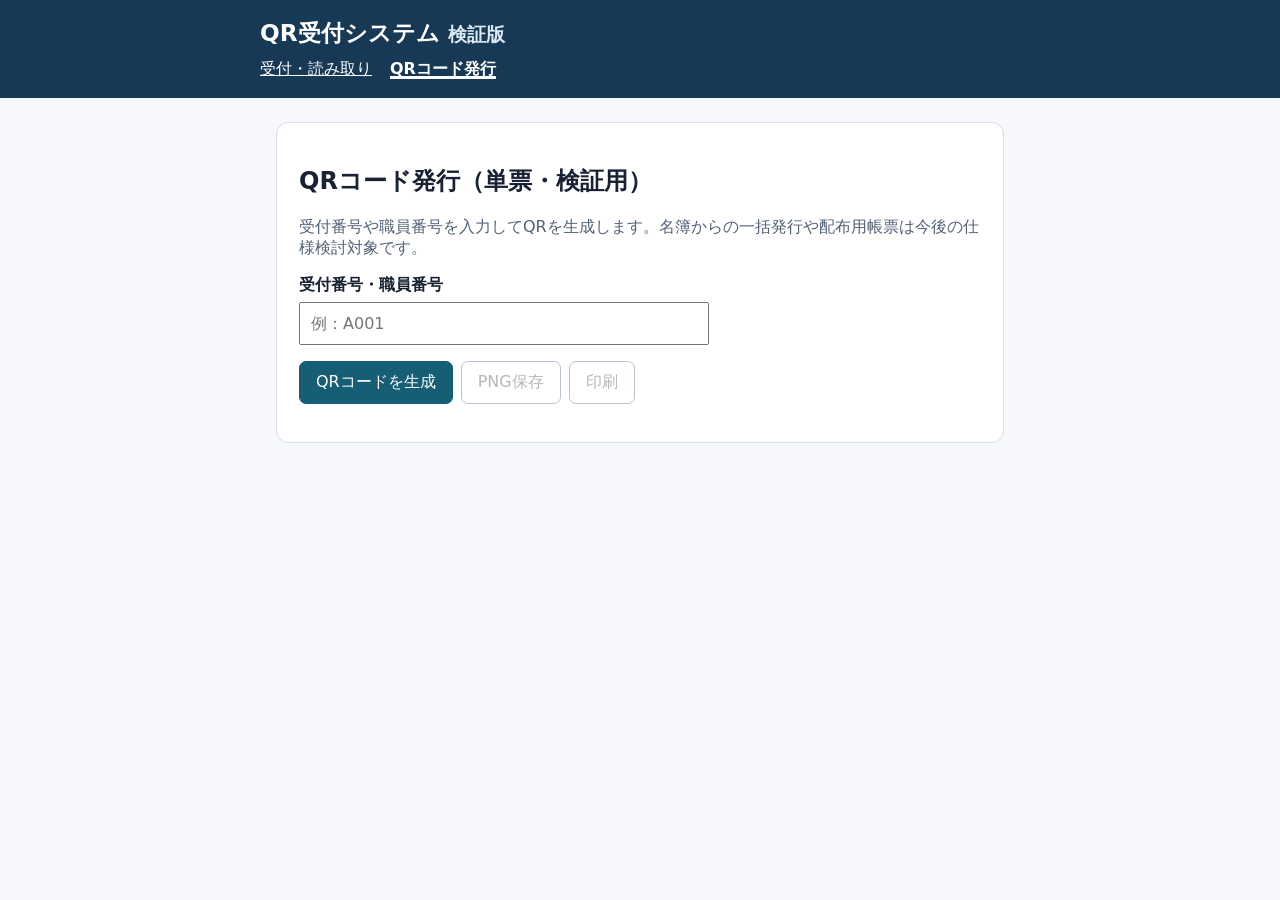
<file: issue.html>
<!doctype html>
<html lang="ja">
<head>
<meta charset="utf-8"><meta name="viewport" content="width=device-width,initial-scale=1">
<title>QR受付システム｜QR発行</title>
<script src="./vendor/qrcode.min.js"></script>
<style>
:root{font-family:system-ui,-apple-system,"Yu Gothic",Meiryo,sans-serif;color:#182234;background:#f6f8fb}
*{box-sizing:border-box}body{margin:0}header{background:#183956;color:#fff;padding:18px max(20px,calc((100% - 760px)/2))}
header h1{font-size:1.45rem;margin:0 0 10px}nav a{color:white;margin-right:18px}
nav a[aria-current]{font-weight:bold;text-decoration-thickness:3px}main{max-width:760px;margin:24px auto;padding:0 16px}
.panel{background:#fff;border:1px solid #d7dee8;border-radius:12px;padding:22px}
label{display:block;font-weight:bold;margin:16px 0 6px}input{padding:10px;width:100%;max-width:410px;font:inherit}
button{padding:10px 16px;border:1px solid #b7c4d2;border-radius:7px;background:white;cursor:pointer;font:inherit}
button.primary{background:#155e75;border-color:#155e75;color:white}.actions{display:flex;gap:8px;flex-wrap:wrap;margin-top:16px}
#card{width:272px;margin:22px 0;padding:18px;border:1px solid #cdd5e0;text-align:center;background:#fff;break-inside:avoid}
#qr{display:flex;justify-content:center;min-height:192px;align-items:center}#qr img,#qr canvas{max-width:100%}
#qrLabel{overflow-wrap:anywhere;font-weight:bold;margin:12px 0 0}.hint{color:#536277}
@media print{header,.form-area,.actions,.hint{display:none!important}body,main,.panel{background:white!important;margin:0;padding:0;border:0!important}#card{margin:0;border:1px solid #bbb}}
</style>
</head>
<body>
<header><h1>QR受付システム <small style="color:#dce9f5">検証版</small></h1>
<nav><a href="./index.html">受付・読み取り</a><a href="./issue.html" aria-current="page">QRコード発行</a></nav></header>
<main><section class="panel">
<div class="form-area"><h2>QRコード発行（単票・検証用）</h2>
<p class="hint">受付番号や職員番号を入力してQRを生成します。名簿からの一括発行や配布用帳票は今後の仕様検討対象です。</p>
<label for="code">受付番号・職員番号</label>
<input id="code" type="text" maxlength="100" autocomplete="off" placeholder="例：A001">
<div class="actions"><button id="generate" class="primary" type="button">QRコードを生成</button>
<button id="download" type="button" disabled>PNG保存</button>
<button id="print" type="button" disabled>印刷</button></div></div>
<p id="message" role="status" aria-live="polite"></p>
<div id="card" hidden><strong>受付用QRコード</strong><div id="qr"></div><p id="qrLabel"></p></div>
</section></main>
<script>
(function(){
"use strict";
const code=document.getElementById("code");
const qr=document.getElementById("qr");
const card=document.getElementById("card");
const label=document.getElementById("qrLabel");
const message=document.getElementById("message");
const download=document.getElementById("download");
const print=document.getElementById("print");
document.getElementById("generate").addEventListener("click",()=>{
 const value=code.value.trim();
 if(!value){message.textContent="受付番号を入力してください。";return;}
 if(typeof QRCode==="undefined"){message.textContent="QR発行ライブラリが見つかりません。vendor/qrcode.min.js を確認してください。";return;}
 try{
   qr.replaceChildren();
   new QRCode(qr,{text:value,width:192,height:192,correctLevel:QRCode.CorrectLevel.M});
   label.textContent=value;card.hidden=false;download.disabled=false;print.disabled=false;
   message.textContent="QRコードを生成しました。";
 }catch(error){message.textContent="生成できませんでした。入力文字数を減らして再試行してください。";card.hidden=true;download.disabled=true;print.disabled=true;}
});
download.addEventListener("click",()=>{
 const image=qr.querySelector("img");
 const canvas=qr.querySelector("canvas");
 const src=image&&image.src&&image.src.startsWith("data:")?image.src:canvas?canvas.toDataURL("image/png"):"";
 if(!src){message.textContent="PNGを作成できませんでした。印刷を利用してください。";return;}
 const link=document.createElement("a");link.href=src;link.download="qr_"+code.value.trim().replace(/[^a-zA-Z0-9_-]/g,"_").slice(0,40)+".png";
 document.body.appendChild(link);link.click();link.remove();
});
print.addEventListener("click",()=>window.print());
})();
</script>
</body></html>
</file>
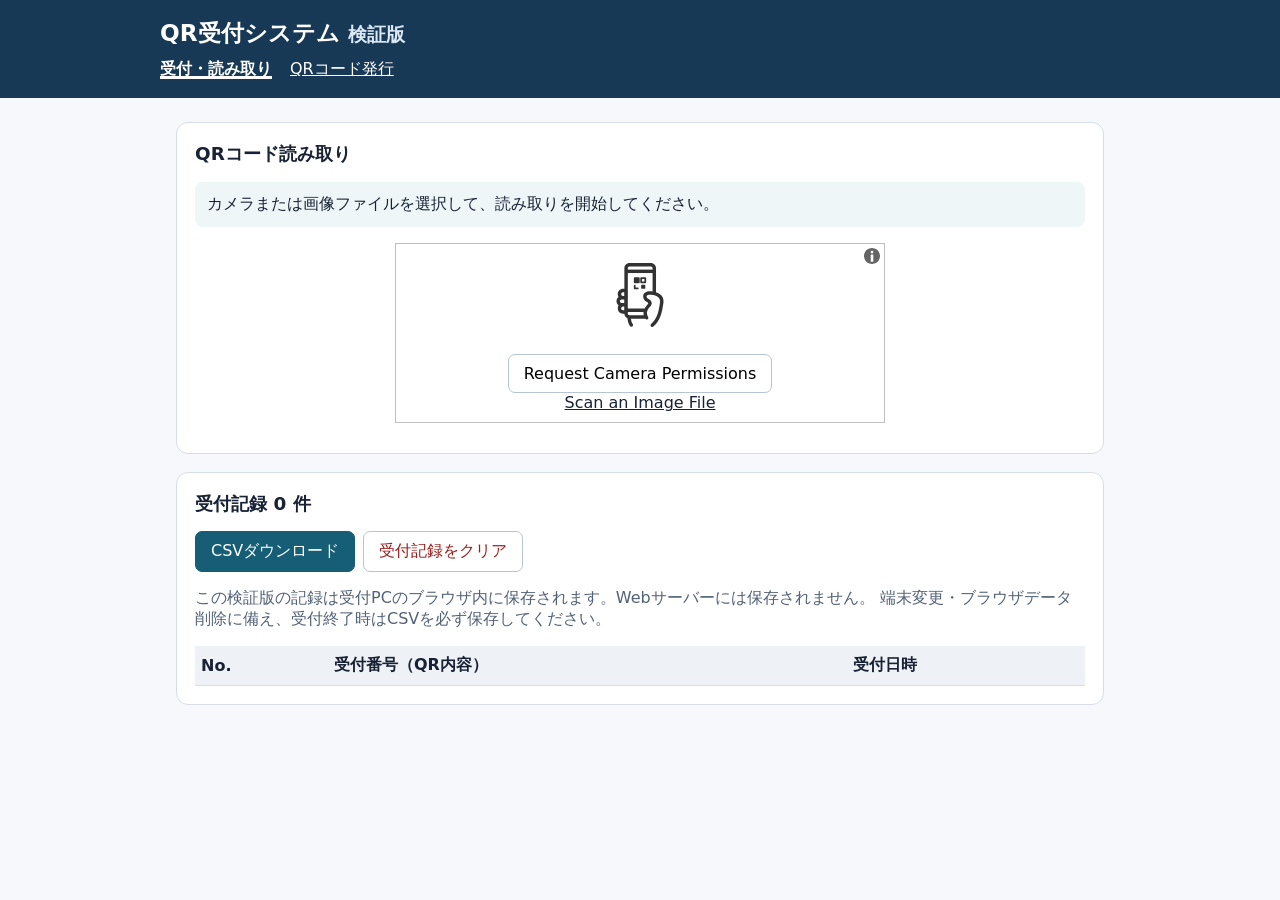
<file: scanner-prototype.html>
<!doctype html>
<html lang="ja">
<head>
<meta charset="utf-8">
<meta name="viewport" content="width=device-width,initial-scale=1">
<title>QR受付システム｜受付</title>
<script src="./vendor/html5-qrcode.min.js"></script>
<style>
:root{font-family:system-ui,-apple-system,"Yu Gothic",Meiryo,sans-serif;color:#182234;background:#f6f8fb}
*{box-sizing:border-box}body{margin:0}header{background:#183956;color:#fff;padding:18px max(20px,calc((100% - 960px)/2))}
header h1{font-size:1.45rem;margin:0 0 10px}nav a{color:#fff;margin-right:18px}nav a[aria-current]{font-weight:bold;text-decoration-thickness:3px}
main{max-width:960px;margin:24px auto;padding:0 16px 48px}
.panel{background:#fff;border:1px solid #d7dee8;border-radius:12px;padding:18px;margin-bottom:18px}
#reader{max-width:490px;margin:12px auto}h2{font-size:1.15rem;margin-top:0}
button{padding:9px 15px;border:1px solid #b7c4d2;background:white;border-radius:7px;cursor:pointer;font:inherit}
button.primary{background:#155e75;border-color:#155e75;color:#fff}button.danger{color:#9b1c1c}
button:focus-visible,a:focus-visible{outline:3px solid #f59e0b;outline-offset:2px}
.toolbar{display:flex;gap:8px;flex-wrap:wrap}#status{padding:12px;border-radius:8px;background:#eef6f7;min-height:45px}
.warning{border-left:4px solid #b45309;background:#fff7ed;padding:12px;margin:10px 0}
table{border-collapse:collapse;width:100%}th,td{border-bottom:1px solid #d7dee8;text-align:left;padding:9px 6px;word-break:break-word}
th{background:#eef2f6}small,.hint{color:#536277} .scroll{overflow-x:auto}
@media(max-width:600px){header{padding:16px}main{margin-top:16px}.panel{padding:14px}}
</style>
</head>
<body>
<header><h1>QR受付システム <small style="color:#dce9f5">検証版</small></h1>
<nav><a href="./index.html" aria-current="page">受付・読み取り</a><a href="./issue.html">QRコード発行</a></nav></header>
<main>
<section class="panel">
<h2>QRコード読み取り</h2>
<p id="environment" class="warning" hidden></p>
<p id="status" role="status" aria-live="polite">カメラまたは画像ファイルを選択して、読み取りを開始してください。</p>
<div id="reader"></div>
</section>
<section class="panel">
<h2>受付記録 <span id="count">0</span> 件</h2>
<div class="toolbar"><button class="primary" id="csvBtn" type="button">CSVダウンロード</button>
<button class="danger" id="clearBtn" type="button">受付記録をクリア</button></div>
<p class="hint">この検証版の記録は受付PCのブラウザ内に保存されます。Webサーバーには保存されません。
端末変更・ブラウザデータ削除に備え、受付終了時はCSVを必ず保存してください。</p>
<div class="scroll"><table><thead><tr><th>No.</th><th>受付番号（QR内容）</th><th>受付日時</th></tr></thead>
<tbody id="rows"></tbody></table></div>
</section>
</main>
<script>
(function(){
"use strict";
const key="QRReceptionSystem.records.v1";
const status=document.getElementById("status");
const rows=document.getElementById("rows");
const count=document.getElementById("count");
const environment=document.getElementById("environment");
let records=[];
let lastCode="",lastTime=0;
try{
  const saved=JSON.parse(localStorage.getItem(key)||"[]");
  if(Array.isArray(saved)) records=saved.filter(r=>r&&typeof r.code==="string"&&typeof r.time==="string");
}catch(error){environment.hidden=false;environment.textContent="保存済み受付データを読み込めません。CSVでバックアップしてください。";}
function addRow(r,i){
 const tr=document.createElement("tr");
 [String(i+1),r.code,r.time].forEach(value=>{
   const td=document.createElement("td");td.textContent=value;tr.appendChild(td);
 });
 rows.appendChild(tr);
}
function render(){
 rows.replaceChildren();
 records.forEach(addRow);
 count.textContent=String(records.length);
}
function save(){
 try{localStorage.setItem(key,JSON.stringify(records));return true;}
 catch(error){environment.hidden=false;environment.textContent="ブラウザへの保存に失敗しました。表示中の記録をCSVに出力してください。";return false;}
}
function handleCode(text){
 const value=String(text).trim();
 if(!value){status.textContent="空のQRコードは登録できません。";return;}
 if(value.length>256){status.textContent="QRコードの内容が長すぎます。";return;}
 const now=Date.now();
 if(value===lastCode&&now-lastTime<2000)return;
 lastCode=value;lastTime=now;
 if(records.some(r=>r.code===value)){status.textContent="⚠ 受付済み: "+value;return;}
 const item={code:value,time:new Date().toLocaleString("ja-JP")};
 records.push(item);save();render();
 status.textContent="✓ 受付しました: "+value;
}
function csvCell(value){
 const safe=String(value).replace(/^[=+@\-\t\r\n]/,"'$&");
 return '"'+safe.replace(/"/g,'""')+'"';
}
document.getElementById("csvBtn").addEventListener("click",()=>{
 if(!records.length){alert("受付記録がありません。");return;}
 const data=[["No.","受付番号","受付日時"],...records.map((r,i)=>[i+1,r.code,r.time])];
 const csv="\uFEFF"+data.map(row=>row.map(csvCell).join(",")).join("\r\n")+"\r\n";
 const url=URL.createObjectURL(new Blob([csv],{type:"text/csv;charset=utf-8"}));
 const a=document.createElement("a");a.href=url;
 a.download="uketuke_"+new Date().toLocaleDateString("sv-SE")+".csv";
 document.body.appendChild(a);a.click();a.remove();setTimeout(()=>URL.revokeObjectURL(url),1500);
});
document.getElementById("clearBtn").addEventListener("click",()=>{
 if(!confirm("このPCの受付記録をすべて削除します。CSV出力は済んでいますか？"))return;
 records=[];save();render();status.textContent="受付記録をクリアしました。";
});
render();
if(!window.isSecureContext){
 environment.hidden=false;
 environment.textContent="現在のURLは保護された接続ではありません。庁内サーバーをHTTPで開いている場合、ブラウザのカメラは通常使用できません。HTTPSで配信してください。画像ファイルからの読み取りは利用できる場合があります。";
}
if(typeof Html5QrcodeScanner==="undefined"){
 status.textContent="QR読み取りライブラリが見つかりません。vendor/html5-qrcode.min.js が配置されているか確認してください。";
 return;
}
try{
 const scanner=new Html5QrcodeScanner("reader",{fps:10,qrbox:{width:250,height:250},rememberLastUsedCamera:true},false);
 scanner.render(text=>handleCode(text),()=>{});
}catch(error){status.textContent="読み取り機能の初期化に失敗しました: "+error.message;}
})();
</script>
</body></html>
</file>
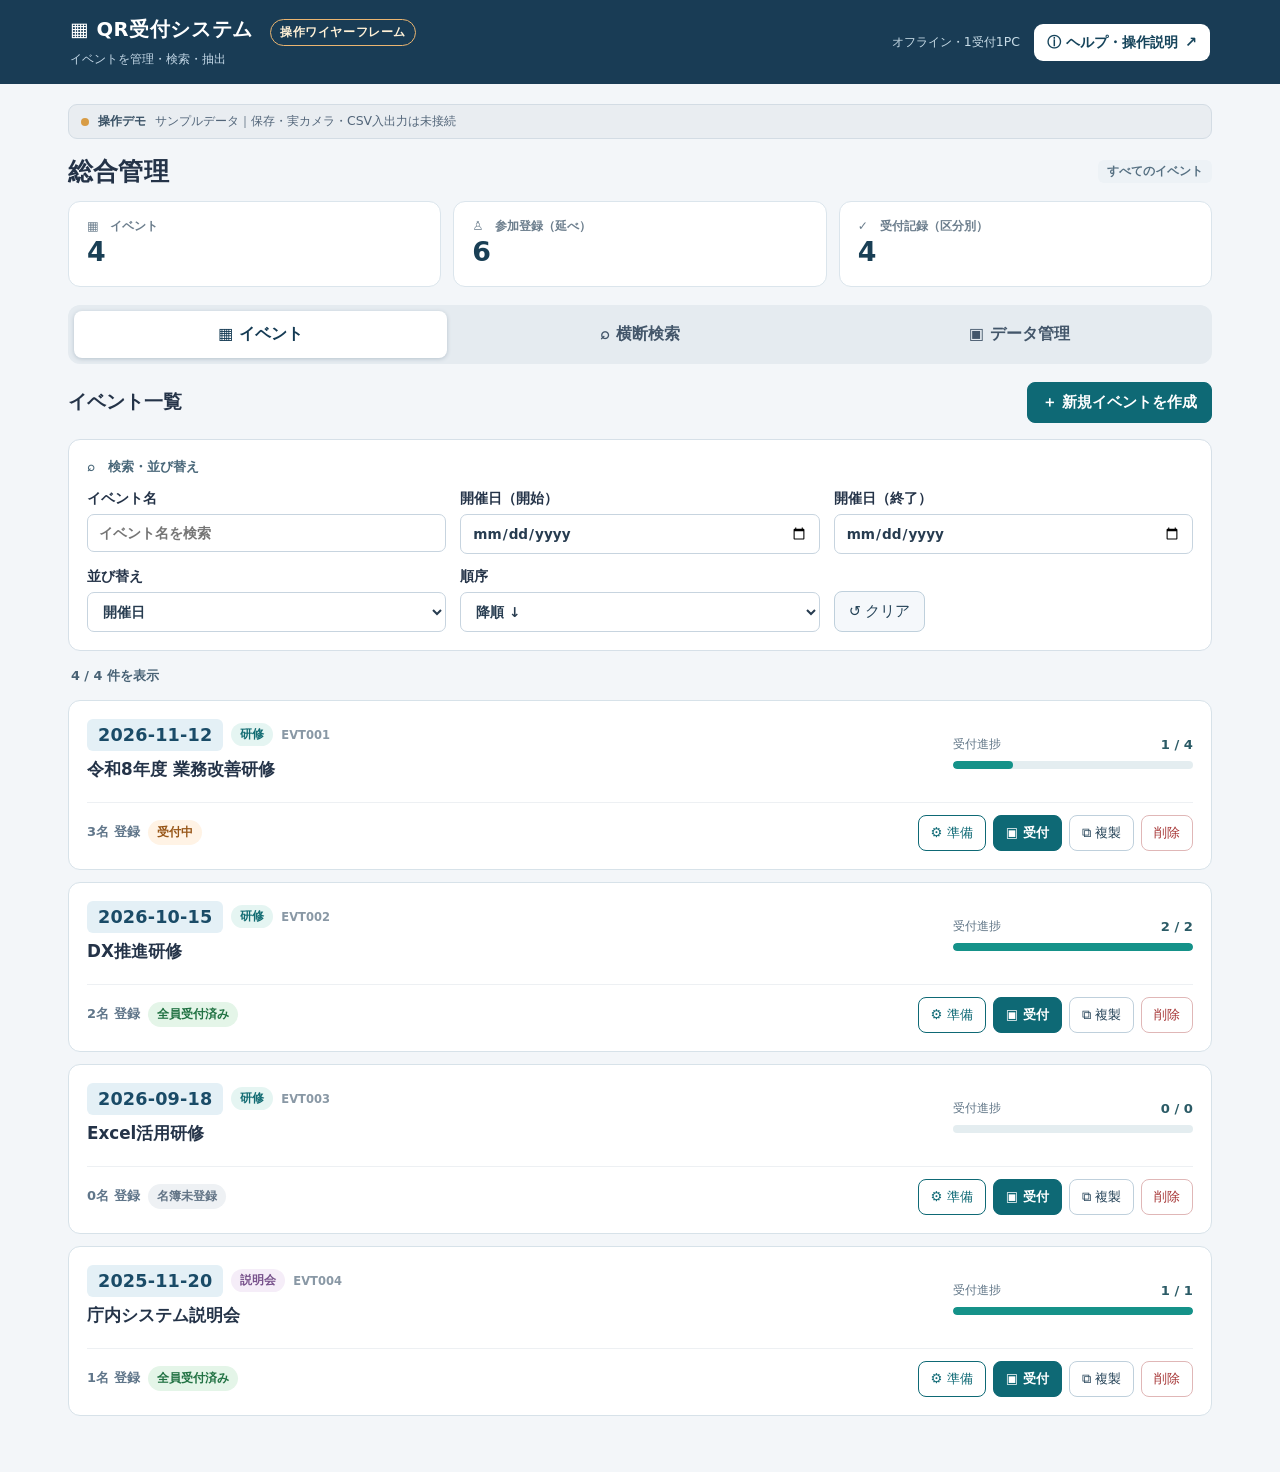
<file: wireframe.html>
<!doctype html>
<html lang="ja">
<head>
<meta charset="utf-8">
<meta name="viewport" content="width=device-width,initial-scale=1">
<title>QR受付システム｜操作ワイヤーフレーム</title>
<style>
:root{color-scheme:light;font-family:system-ui,-apple-system,"Yu Gothic","Meiryo",sans-serif;color:#243348;background:#f3f6f9}
*{box-sizing:border-box}body{margin:0}button,input,select{font:inherit}button{cursor:pointer}button:focus-visible,input:focus-visible,select:focus-visible{outline:3px solid #e9a43d;outline-offset:2px}
header{background:#193c55;color:white;padding:16px max(20px,calc((100vw - 1140px)/2));display:flex;align-items:center;justify-content:space-between;gap:12px;flex-wrap:wrap}
header h1{margin:0;font-size:1.22rem;letter-spacing:.03em}.muted-head{color:#c4d8e7;font-size:.77rem;margin-top:5px}
.demo{display:inline-block;border:1px solid #eab571;color:#fff1d7;border-radius:20px;font-size:.76rem;padding:4px 9px;margin-left:10px}
.shell{max-width:1180px;margin:0 auto;padding:20px 18px 56px}
.switcher{display:flex;gap:6px;background:#e5ebf0;border-radius:12px;padding:6px;margin-bottom:18px}
.switcher button{border:0;background:transparent;padding:13px 22px;border-radius:8px;color:#43566a;font-weight:700;flex:1}
.switcher button.active{background:#fff;color:#153b54;box-shadow:0 1px 4px #b7c3cd}
.banner{background:#fff7e6;border-left:4px solid #d59a39;padding:10px 14px;color:#6a4917;font-size:.85rem;border-radius:6px;margin-bottom:18px}
.layout{display:grid;grid-template-columns:240px minmax(0,1fr);gap:16px;align-items:start}
aside,.panel,.page{background:#fff;border:1px solid #d6e0e8;border-radius:12px}
aside{padding:14px;position:sticky;top:12px}
aside h2{font-size:.86rem;color:#52687a;margin:0 0 10px}aside button{display:block;width:100%;border:0;background:white;text-align:left;border-radius:8px;padding:12px;margin:3px 0;color:#314a60}aside button.selected{background:#e7f3f5;color:#155b6d;font-weight:700}
.page{padding:22px;min-height:470px}.page>h2{margin:0 0 8px;font-size:1.4rem}.sub{font-size:.88rem;color:#617282;margin:0 0 22px}
.panel{padding:18px;margin:0 0 17px}.panel h3{font-size:1.02rem;margin:0 0 13px}
.row{display:flex;align-items:center;justify-content:space-between;gap:12px;flex-wrap:wrap}
.actions{display:flex;gap:8px;flex-wrap:wrap;align-items:center}
.btn{border-radius:8px;border:1px solid #bfd0dc;background:#fff;padding:10px 14px;font-size:.91rem;color:#244257}
.btn.primary{background:#0e6975;color:white;border-color:#0e6975;font-weight:700}
.btn.outline{border-color:#0e6975;color:#0e6975}.btn.danger{color:#a43131;border-color:#e0b7b7}
.btn:disabled{opacity:.45;cursor:default}.btn.small{padding:6px 10px;font-size:.83rem}
.field{display:flex;flex-direction:column;gap:6px;font-size:.85rem;font-weight:600;min-width:0}
.field input,.field select,.search{border:1px solid #c7d4df;border-radius:7px;padding:10px 11px;min-width:0;background:white;width:100%;color:#273c50}
.cols{display:grid;grid-template-columns:repeat(2,minmax(0,1fr));gap:14px}.cols.three{grid-template-columns:repeat(3,minmax(0,1fr))}
.small-note{font-size:.82rem;color:#637588;line-height:1.6}.list{display:flex;flex-wrap:wrap;gap:8px}.tag{border:1px solid #c7d7df;border-radius:8px;background:#f5f8fa;padding:8px 11px;font-size:.9rem}
.tag.active{background:#e0f3ed;border-color:#a5d2c4}.tag button{border:0;background:none;margin-left:10px;color:#9b3f3f;cursor:pointer}
.table-wrap{overflow:auto}table{width:100%;border-collapse:collapse;font-size:.86rem;min-width:490px}
th{background:#eef3f6;text-align:left;color:#4c6073;font-size:.78rem}th,td{padding:11px 8px;border-bottom:1px solid #e1e7ec}
.stat{border:1px solid #dbe5ed;border-radius:9px;background:#f8fafb;padding:15px;min-width:0}
.stat strong{font-size:1.55rem;display:block;color:#173f53}.stat small{color:#617387}
.notice{padding:12px 14px;border-radius:8px;background:#e9f7ed;border:1px solid #b9dfc4;color:#1f633c;margin:12px 0}
.notice.warn{background:#fff2e7;border-color:#f1caa5;color:#934b1a}.notice.error{background:#fcebec;border-color:#e6b7bd;color:#972932}
.day-page{max-width:930px;margin:0 auto}.day-header{background:#fff;border:1px solid #d5e0e6;border-radius:12px;padding:18px;margin-bottom:15px}
.day-session{border-radius:10px;background:#e9f4f5;border:1px solid #9fc8ce;padding:14px}
.day-session select{font-size:1.18rem;font-weight:700;padding:12px;width:100%;border-radius:8px;border:1px solid #83b8c1;background:white}
.camera{min-height:300px;background:#e9eff4;border:2px dashed #b3c6d5;border-radius:12px;display:flex;flex-direction:column;align-items:center;justify-content:center;gap:9px;text-align:center;color:#39576c}
.camera .symbol{font-size:3.3rem}.camera p{margin:0;font-size:.86rem;max-width:370px}
.quick{display:grid;grid-template-columns:repeat(2,minmax(0,1fr));gap:12px}
.quick button{min-height:90px;border:1px solid #bdd6db;border-radius:11px;background:#f4fbfc;color:#145d6a;font-weight:700;text-align:left;padding:16px}
.quick button span{font-size:1.45rem;margin-right:8px}.quick small{display:block;font-weight:400;color:#557681;margin-top:5px}
.last{min-height:76px}
.overlay{position:fixed;inset:0;background:#14283ba3;z-index:8;display:flex;justify-content:flex-end}
.overlay[hidden],section[hidden],div[hidden],aside[hidden]{display:none!important}
.drawer{background:white;height:100%;width:min(640px,100%);overflow-y:auto;padding:25px 23px 55px;box-shadow:-7px 0 35px #132b3a55}
.drawer h2{font-size:1.24rem;margin:0}.drawer-head{display:flex;align-items:center;justify-content:space-between;border-bottom:1px solid #dfebed;padding-bottom:14px;margin-bottom:18px}
.person-card{border:1px solid #d5e1e7;border-radius:9px;padding:13px;margin:9px 0}
.person-card.selected{border-color:#15828a;background:#f1f9f9}
.planned{display:grid;grid-template-columns:1fr auto;gap:7px;align-items:center;margin:10px 0}
.checkline{display:flex;align-items:center;gap:9px;font-size:.9rem;font-weight:400}
.checkline input{width:auto;accent-color:#117987}.hr{border-top:1px solid #dce6ed;margin:17px 0}
.pill{font-size:.75rem;padding:3px 8px;border-radius:20px;background:#e5f3ea;color:#2c6d41;white-space:nowrap}.pill.off{background:#f1f2f4;color:#69737b}
.home-list{display:grid;gap:12px;margin-top:14px}
.event-card{background:white;border:1px solid #d7e2e9;border-radius:12px;padding:18px;display:flex;align-items:center;justify-content:space-between;gap:16px;flex-wrap:wrap}
.event-card h3{font-size:1.05rem;margin:0 0 6px}.event-card .small-note{margin:4px 0}
.home-toolbar{display:flex;gap:10px;align-items:center;justify-content:space-between;flex-wrap:wrap;margin:16px 0}
.backline{margin:0 0 14px}.backline .btn{background:#fff}

@media(max-width:770px){.layout{grid-template-columns:1fr}aside{position:static;display:flex;overflow:auto;gap:5px;padding:6px}aside h2{display:none}aside button{white-space:nowrap;min-width:max-content;width:auto}.page{padding:17px}.cols,.cols.three{grid-template-columns:1fr}.day-page{max-width:none}}
@media(max-width:500px){header{padding:15px}.switcher button{padding:12px 5px}.quick{grid-template-columns:1fr}.camera{min-height:230px}}

/* Text-light UI: demonstrate behavior through visual hierarchy */
.demo-strip{display:flex;align-items:center;gap:9px;padding:8px 12px;border-radius:9px;background:#e9edf1;border:1px solid #d3dce4;font-size:.78rem;color:#526579;margin:0 0 16px;flex-wrap:wrap}
.demo-strip strong{color:#385064}.demo-dot{width:8px;height:8px;background:#d89c45;border-radius:50%}
.admin-title{margin-bottom:13px}.admin-title h2{font-size:1.55rem;margin:0;letter-spacing:.01em}
.workspace-tag,.mini-tag{display:inline-flex;align-items:center;gap:5px;border-radius:6px;background:#edf2f6;color:#567082;padding:4px 9px;font-size:.72rem;font-weight:700}
.metrics-row{display:grid;grid-template-columns:repeat(3,minmax(0,1fr));gap:12px;margin:0 0 18px}
.metric{background:white;border:1px solid #dbe5ec;border-radius:12px;padding:16px 18px;min-width:0}
.metric-number{display:block;color:#193f55;font-size:1.68rem;font-weight:800;font-variant-numeric:tabular-nums;line-height:1.3}
.metric-name{font-size:.76rem;color:#6c7e8d;font-weight:700}
.panel-label{font-size:.84rem!important;color:#496779;margin-bottom:14px!important}
.btn-light{background:#f5f8fb}.result-count{font-size:.8rem;color:#486275;font-weight:700;padding:1px 3px}
.event-card{display:grid;grid-template-columns:minmax(0,1fr) minmax(170px,240px);column-gap:24px;row-gap:15px}
.event-left{min-width:0}.event-topline{display:flex;align-items:center;gap:8px;flex-wrap:wrap;margin-bottom:7px}
.date-chip{font-size:.8rem;font-weight:800;color:#496a7d;background:#edf3f7;padding:4px 10px;border-radius:6px;font-variant-numeric:tabular-nums}
.category-chip{font-size:.72rem;color:#116b72;background:#e5f5f2;padding:4px 9px;border-radius:20px;font-weight:700}
.category-chip.briefing{color:#77518b;background:#f5edf8}.category-chip.other{color:#7a6350;background:#f7f1e9}
.event-id{font-size:.72rem;color:#8998a5;font-weight:700;font-variant-numeric:tabular-nums}
.event-progress{min-width:0;align-self:center}
.progress-header{display:flex;align-items:center;justify-content:space-between;margin-bottom:8px;font-size:.78rem;color:#627788}
.progress-header strong{font-size:.82rem;color:#2b5b66;font-variant-numeric:tabular-nums}
.progress-track{background:#e4edf0;border-radius:50px;height:8px;overflow:hidden}
.progress-fill{background:#159289;height:100%;border-radius:50px}
.event-bottom{grid-column:1/-1;display:flex;justify-content:space-between;gap:12px;align-items:center;border-top:1px solid #edf0f3;padding-top:12px;flex-wrap:wrap}
.event-actions{display:flex;gap:7px;flex-wrap:wrap}.event-actions .btn{padding:8px 12px}
.event-count{font-size:.81rem;font-weight:700;color:#60768a}
.status-tag{display:inline-flex;align-items:center;font-size:.76rem;padding:4px 9px;border-radius:30px;background:#eef1f4;color:#627486;font-weight:700;white-space:nowrap}
.status-tag.done{background:#e4f5e8;color:#217243}.status-tag.partial{background:#fff3e5;color:#985719}
.data-tile{display:flex;flex-direction:column;gap:12px;min-height:280px}.data-tile h3{font-size:1.12rem;margin:0}
.data-tile .btn{margin-top:auto;align-self:flex-start}.tile-icon{font-size:1.8rem;background:#e3f4f4;color:#16717b;width:52px;height:52px;border-radius:13px;display:grid;place-items:center;font-weight:800}
.tile-number{font-size:1.9rem;font-weight:800;color:#1c5566;font-variant-numeric:tabular-nums}.tile-number small{font-size:.84rem;font-weight:500;color:#748594}
.tile-sub,.tile-preview{color:#667c8d;font-size:.84rem}.tile-preview{background:#f1f5f7;border-radius:6px;padding:8px 10px}
.security-note{font-size:.8rem;color:#65727b;background:#f0f3f5;border-radius:8px;padding:11px 14px}
.scan-target{width:170px;aspect-ratio:1;border:3px solid #62919e;border-radius:14px;display:grid;place-items:center;background:#f6fafd;position:relative}
.scan-target:before,.scan-target:after{content:"";position:absolute;left:16px;right:16px;height:2px;background:#2aabb1}
.scan-target:before{top:48%}.scan-target:after{top:51%;opacity:.22}
.qr-shape{width:90px;height:90px;display:grid;grid-template-columns:repeat(2,1fr);gap:10px}
.qr-shape span{width:32px;height:32px;border:7px solid #476d83;background:#e1edf3;display:block}
.qr-shape i{background:repeating-conic-gradient(#476d83 0 25%,transparent 0 50%) 0 0/16px 16px}
.camera{min-height:270px;gap:15px;background:#f3f8fa;border:1px solid #cbdde4}
.notice.idle{background:#edf3f7;border-color:#d3e0e8;color:#516b7a}
.day-session{background:#e8f5f4;border-color:#b1d2d1;padding:16px 18px}
.day-session select{border:2px solid #559f9d;font-size:1.3rem;background:#fff}
.live-pill{border-radius:30px;background:#d7f0e9;color:#21705d;font-size:.74rem;font-weight:700;padding:5px 10px}
.live-dot{display:inline-block;width:8px;height:8px;border-radius:50%;background:#26a07e;margin-right:5px}
.issue-tile{display:flex;flex-direction:column;gap:14px}.issue-tile .btn{align-self:flex-start}
.mail-preview{display:flex;gap:15px;align-items:center;background:#f6f9fa;border:1px solid #e1e9ec;border-radius:10px;padding:20px;min-height:135px}
.qr-small{height:88px;width:88px;flex-shrink:0;background:repeating-conic-gradient(#244557 0% 25%,#fff 0% 50%) 50%/15px 15px;outline:7px solid #fff}
.mail-lines{display:flex;flex-direction:column;gap:8px;flex:1}.mail-lines b{font-size:.88rem}.mail-lines span{display:block;height:7px;border-radius:4px;background:#d5e1e7;width:88%}
.paper-preview{margin:auto;max-width:156px;width:100%;aspect-ratio:210/297;border:1px solid #bfccd2;box-shadow:0 3px 9px #d2dbe0;padding:10px;display:grid;grid-template-columns:repeat(2,1fr);grid-template-rows:repeat(5,1fr);gap:4px}
.paper-preview span{border:1px dashed #b8c6cd;background:linear-gradient(90deg,#7a9aaa 26%,transparent 26%) left 7px top 5px/45px 18px no-repeat,#f8fafb}
@media(max-width:770px){.event-card{grid-template-columns:1fr}.metrics-row{grid-template-columns:repeat(3,minmax(0,1fr))}}
@media(max-width:500px){.metrics-row{grid-template-columns:repeat(2,minmax(0,1fr))}.metric{padding:12px}.event-bottom{align-items:flex-start}.event-actions{width:100%}.event-actions .btn{flex:1}.event-progress{max-width:100%}}

/* Header help link */
.header-right{display:flex;align-items:center;justify-content:flex-end;gap:14px;flex-wrap:wrap}
.environment{font-size:.78rem;color:#c8dce7;white-space:nowrap}
.help-link{background:#fff;color:#16445b;text-decoration:none;display:inline-flex;align-items:center;gap:7px;border-radius:9px;padding:9px 13px;font-weight:800;font-size:.9rem}
.help-link:hover{background:#e1f4f2}.help-link:focus-visible{outline:3px solid #f7bb5c;outline-offset:3px}
/* Readable event dates */
.event-card .date-chip{font-size:1.1rem;letter-spacing:.01em;padding:6px 11px;background:#e4f0f6;color:#1a4b67}
/* At-a-glance check-in layout */
.day-page{max-width:1140px}
.reception-layout{display:grid;grid-template-columns:minmax(0,1.35fr) minmax(300px,.85fr);gap:17px;align-items:start}
.reception-main{min-width:0}
.reception-result{margin-top:14px;min-height:112px;background:#f0f5f8;border:1px solid #d0e0e8;border-left:6px solid #aac2d0;border-radius:11px;padding:18px 21px;display:flex;flex-direction:column;justify-content:center;gap:5px}
.reception-result.success{background:#eaf7ee;border-color:#b6dbbe;border-left-color:#28a36e}
.reception-result.warn{background:#fff5e7;border-color:#f0d5ad;border-left-color:#e4a552}
.reception-result.error{background:#fff0ef;border-color:#e8c1bb;border-left-color:#c35b5b}
.result-status{font-size:.88rem;font-weight:800;color:#278059;letter-spacing:.04em}
.reception-result.warn .result-status{color:#9c641d}.reception-result.error .result-status{color:#af3939}
.result-person-name{font-size:clamp(1.9rem,3.4vw,2.65rem);line-height:1.2;font-weight:900;color:#223c4a;letter-spacing:.045em;overflow-wrap:anywhere}
.result-person-meta{font-size:.95rem;color:#567080}
.result-detail{font-size:.87rem;color:#456477;font-variant-numeric:tabular-nums;margin-top:4px}
.result-idle-text{font-size:1.1rem;font-weight:700;color:#597489}
.pending-panel{padding:0;overflow:hidden;position:sticky;top:14px}
.pending-header{padding:17px 18px;display:flex;align-items:center;justify-content:space-between;gap:10px;border-bottom:1px solid #e1ebef;background:#f5f9fa}
.pending-header h3{font-size:1.07rem;margin:0 0 4px;color:#2b4a5e}
.pending-session{font-size:.82rem;font-weight:700;color:#1f7380;background:#e1f2f2;border-radius:6px;padding:3px 8px;margin-left:5px}
.pending-sub{font-size:.76rem;color:#708796;font-weight:700}
.pending-count{font-size:1.95rem;font-weight:900;color:#224f64;line-height:1;font-variant-numeric:tabular-nums;white-space:nowrap}
.pending-count small{font-size:.82rem;color:#61798b}
.pending-list{max-height:455px;overflow:auto;overscroll-behavior:contain}
.pending-person{padding:13px 17px;display:flex;justify-content:space-between;gap:8px;align-items:center;border-bottom:1px solid #e8edf0}
.pending-person:last-child{border-bottom:none}
.pending-person-info{display:flex;flex-direction:column;gap:4px;min-width:0}
.pending-person-name{font-size:1.04rem;line-height:1.4;color:#264454}
.pending-dept{font-size:.76rem;color:#748796}
.pending-id{font-size:.77rem;color:#8396a2;white-space:nowrap;font-variant-numeric:tabular-nums}
.pending-empty{display:flex;flex-direction:column;align-items:center;justify-content:center;text-align:center;gap:6px;min-height:180px;padding:25px;color:#567081}
.pending-complete{display:grid;place-items:center;width:44px;height:44px;background:#e0f3e9;color:#27845b;border-radius:50%;font-size:1.4rem}
.pending-empty strong{font-size:1.08rem;color:#31576a}
.pending-empty span:last-child{font-size:.78rem;color:#77909e}
@media(max-width:860px){.reception-layout{grid-template-columns:1fr}.pending-panel{position:static}.pending-list{max-height:370px}}
@media(max-width:520px){.header-right{width:100%;justify-content:space-between}.help-link{padding:8px 11px}.reception-result{padding:16px}.result-person-name{font-size:2rem}}
</style>
</head>
<body>
<header>
<div><h1>▦ QR受付システム <span class="demo">操作ワイヤーフレーム</span></h1><div class="muted-head">イベント：令和8年度 業務改善研修 ／ 2026年11月12日（サンプル）</div></div>
<div class="header-right"><span class="environment">オフライン・1受付1PC</span><a class="help-link" href="./help.html" aria-label="ヘルプ・操作説明を開く">ⓘ ヘルプ・操作説明 <span aria-hidden="true">↗</span></a></div>
</header>
<main class="shell">
<div class="demo-strip"><span class="demo-dot"></span><strong>操作デモ</strong><span>サンプルデータ｜保存・実カメラ・CSV入出力は未接続</span></div>
<section id="home">
<div class="row admin-title"><h2>総合管理</h2><span class="workspace-tag">すべてのイベント</span></div>
<div id="globalStats" class="metrics-row" aria-label="総合管理の概要"></div>
<div class="switcher" id="adminNav" role="navigation" aria-label="総合管理の機能">
<button type="button" class="active" data-admin="events"><span aria-hidden="true">▦</span> イベント</button>
<button type="button" data-admin="cross"><span aria-hidden="true">⌕</span> 横断検索</button>
<button type="button" data-admin="data"><span aria-hidden="true">▣</span> データ管理</button>
</div>
<section id="admin-events">
<div class="row"><h3 style="margin:0">イベント一覧</h3><button type="button" class="btn primary" id="createEvent">＋ 新規イベントを作成</button></div>
<div class="panel" style="margin:16px 0">
<h3 class="panel-label">⌕　検索・並び替え</h3>
<div class="cols three">
<label class="field">イベント名<input id="eventSearch" placeholder="イベント名を検索" aria-label="イベント名"></label>
<label class="field">開催日（開始）<input id="eventDateFrom" type="date"></label>
<label class="field">開催日（終了）<input id="eventDateTo" type="date"></label>
<label class="field">並び替え<select id="eventSortKey"><option value="date">開催日</option><option value="id">イベントID</option></select></label>
<label class="field">順序<select id="eventSortOrder"><option value="desc">降順 ↓</option><option value="asc">昇順 ↑</option></select></label>
<div style="display:flex;align-items:end"><button class="btn btn-light" id="resetEventFilters" type="button" title="検索条件だけを解除">↺ クリア</button></div>
</div>
</div>
<div id="homeCount" class="result-count" role="status" aria-live="polite"></div>
<div id="homeList" class="home-list"></div>
</section>
<section id="admin-cross" hidden>
<div class="panel"><h3>参加者を探す</h3>
<div class="cols three">
<label class="field">期間区分<select id="crossPeriod"><option value="fiscal">年度（4月～翌3月）</option><option value="calendar">暦年（1月～12月）</option><option value="all">全期間</option></select></label>
<label class="field">年<input id="crossYear" type="number" min="2000" max="2100" value="2026"></label>
<label class="field">イベント分類<select id="crossCategory"><option value="all">すべて</option><option value="training">研修</option><option value="briefing">説明会</option><option value="other">その他</option></select></label>
<label class="field">受付状況<select id="crossStatus"><option value="all">全件（未受付・対象外を含む）</option><option value="checked">受付実績あり</option><option value="partial">一部受付</option><option value="pending">未受付</option></select></label>
<label class="field" style="grid-column:span 2">氏名・職員番号・所属・イベント名<input id="crossKeyword" placeholder="例：総務課、00123、業務改善"></label>
</div>
</div>
<div class="cols three" id="crossStats"></div>
<div class="panel">
<div class="row"><h3>検索結果 <span class="mini-tag">1イベント × 1人</span></h3><span id="crossPeriodLabel" class="pill"></span></div>
<div class="table-wrap"><table><thead><tr><th>イベントID</th><th>開催日</th><th>イベント名</th><th>参加者ID</th><th>職員番号</th><th>氏名</th><th>所属</th><th>受付状態</th></tr></thead><tbody id="crossRows"></tbody></table></div>
<div class="actions" style="margin-top:16px"><button type="button" class="btn primary" id="crossExport">⇩ 参加者一覧CSV</button><button type="button" class="btn outline" id="crossExportSession">⇩ 区分別詳細CSV</button></div>
 
</div>
</section>
<section id="admin-data" hidden>
<div class="cols data-tiles">
<div class="panel data-tile">
<div class="tile-icon" aria-hidden="true">⇩</div>
<h3>バックアップ</h3>
<div class="tile-number" id="backupEventCount">0 <small>イベント</small></div>
<div class="tile-sub">設定・名簿・受付履歴をまとめて保存</div>
<button type="button" class="btn primary" data-allbackup>全件JSONを出力</button>
</div>
<div class="panel data-tile">
<div class="tile-icon" aria-hidden="true">↶</div>
<h3>復元</h3>
<div class="tile-sub">JSONファイルからイベントを取り込む</div>
<div class="tile-preview">既存を保持　／　重複を確認</div>
<button type="button" class="btn outline" id="restoreDemo">JSONを読み込む</button>
</div>
</div>
<div class="security-note"><span aria-hidden="true">▣</span> JSONには氏名・QR識別子等が含まれます。庁内ルールに従って保管してください。</div>
</section>
</section>
<div id="backline" class="backline" hidden><button type="button" class="btn" id="goHome">← イベント一覧に戻る</button></div>
<div class="switcher" id="modeSwitch" role="navigation" aria-label="モード切替" hidden>
<button type="button" class="active" data-mode="prep">⚙ 事前準備モード</button>
<button type="button" data-mode="day">▣ 当日受付モード</button>
</div>
<div id="prep" class="layout" hidden>
<aside aria-label="事前準備メニュー">
<h2>事前準備</h2>
<button class="selected" data-prep="event" type="button">① イベント設定</button>
<button data-prep="participants" type="button">② 参加者管理</button>
<button data-prep="issue" type="button">③ QRコード発行</button>
<button data-prep="results" type="button">④ 集計・データ出力</button>
</aside>
<div>
<section class="page" id="panel-event">
<h2>イベント設定</h2>

<div class="panel">
<h3>基本情報</h3>
<div class="cols">
<label class="field">イベント名<input id="eventName" value="令和8年度 業務改善研修"></label>
<label class="field">開催日<input type="date" id="eventDate" value="2026-11-12"></label>
<label class="field">イベント分類<select id="eventCategory"><option value="training">研修</option><option value="briefing">説明会</option><option value="other">その他</option></select></label>
</div>
</div>
<div class="panel">
<h3>受付区分</h3>
<div id="sessionsList" class="list"></div>
<div class="actions" style="margin-top:14px"><input id="newSession" class="search" style="width:min(280px,100%)" placeholder="例：第3部"><button class="btn outline" type="button" id="addSession">＋ 区分を追加</button></div>

</div>
<div class="panel">
<h3>任意項目（最大2つ）</h3>
<div class="cols"><label class="field">任意項目1<input id="customOne" value="PC利用有無"></label><label class="field">任意項目2<input id="customTwo" value="持参機器"></label></div>
<div class="actions" style="margin-top:15px"><button class="btn primary" id="saveEvent" type="button">画面に反映</button></div>
</div>
</section>
<section class="page" id="panel-participants" hidden>
<h2>参加者管理</h2>

<div class="actions" style="margin-bottom:18px">
<button class="btn primary" data-message="CSV取込画面では列の対応・重複確認・取り込み結果を確認する想定です（未実装）。">CSVから一括登録</button>
<button class="btn outline" data-open="new">＋ 個別に追加</button>
</div>
<div class="panel">
<div class="row"><h3>参加者一覧 <span id="peopleCount"></span></h3><button class="btn small" data-open="search">参加者検索・修正</button></div>
<input id="prepSearch" class="search" placeholder="氏名・所属・職員番号・参加者IDで絞り込み">
<div class="table-wrap"><table><thead><tr><th>参加者ID</th><th>氏名</th><th>所属</th><th>受付区分／参加予定</th><th></th></tr></thead><tbody id="peopleRows"></tbody></table></div>
</div>
</section>
<section class="page" id="panel-issue" hidden>
<h2>QRコード発行</h2>

<div class="cols">
<div class="panel issue-tile"><div class="row"><h3>✉ メール配布</h3><span class="mini-tag">PNG ＋ CSV</span></div>
<div class="mail-preview" aria-hidden="true"><div class="qr-small"></div><div class="mail-lines"><b>QR受付票</b><span></span><span></span><span style="width:64%"></span></div></div>
<button class="btn primary" data-message="参加者ごとのPNG＋宛先CSVをまとめて出力する予定です。">⇩ ZIPで一括発行</button>
</div>
<div class="panel issue-tile"><div class="row"><h3>▦ 紙配布</h3><span class="mini-tag">A4 ・10面</span></div>
<div class="paper-preview" aria-hidden="true"><span></span><span></span><span></span><span></span><span></span><span></span><span></span><span></span><span></span><span></span></div>
<button class="btn primary" data-message="A4縦2列×5段の印刷プレビューを表示する予定です。">▧ 印刷プレビュー</button>
</div>
</div>
<div class="panel"><div class="row"><h3>個別発行・再発行</h3><a href="./issue.html" class="btn small" style="text-decoration:none">QRを個別発行 ↗</a></div></div>
</section>
<section class="page" id="panel-results" hidden>
<h2>集計・データ出力</h2>

<div class="cols three" id="prepStats"></div>
<div class="panel"><h3>出力</h3><div class="actions">
<button class="btn outline" data-allbackup>⇩ 全イベントJSON</button>
<button class="btn primary" data-message="このイベントの全参加者×受付区分をCSVに出力する予定です。">⇩ イベント結果CSV</button>
</div></div>
</section>
</div>
</div>
<section id="day" class="day-page" hidden>
<div class="day-header"><div class="row"><div><span class="mini-tag">▣ 当日受付</span><h2 id="dayEventName" style="font-size:1.2rem;margin:8px 0 0">令和8年度 業務改善研修</h2></div><button class="btn small" data-mode="prep" type="button">⚙ 事前準備</button></div></div>
<div class="day-session"><div class="row" style="margin-bottom:10px"><strong>受付区分</strong><span class="live-pill"><span class="live-dot"></span>選択中</span></div><select id="daySession" aria-label="現在の受付区分"></select></div>
<div class="cols three" id="dayStats" style="margin:15px 0"></div>
<div class="reception-layout">
<div class="reception-main">
<div class="panel"><div class="row"><h3>QR受付</h3><span class="mini-tag">カメラ領域</span></div><div class="camera">
<div class="scan-target" aria-hidden="true"><div class="qr-shape"><span></span><span></span><span></span><i></i></div></div>
<strong>QRコードをかざしてください</strong>
<button class="btn outline" id="demoScan">▣ デモ読取</button>
</div><div id="lastMessage" class="reception-result idle" role="status" aria-live="polite"><span class="result-idle-text">◯　スキャン待機中</span></div></div>
<div class="panel"><h3>当日の参加者変更</h3><div class="quick">
<button type="button" data-open="new"><span>＋</span>飛び入り登録<small>新規登録 → 受付</small></button>
<button type="button" data-open="search"><span>⌕</span>名前から受付<small>手動受付・情報修正</small></button>
</div></div>
</div>
<section class="panel pending-panel" aria-label="事前登録者の未受付一覧">
<div class="pending-header">
<div><h3>未受付者 <span class="pending-session" id="pendingSession">午前</span></h3><div class="pending-sub">事前登録者</div></div>
<div class="pending-count" id="pendingCount" aria-label="未受付者数">0 <small>名</small></div>
</div>
<div class="pending-list" id="pendingList" role="list" aria-live="polite"></div>
</section>
</div>
</section>
</main>
<div class="overlay" id="overlay" hidden>
<div class="drawer" role="dialog" aria-modal="true" aria-labelledby="drawerTitle">
<div class="drawer-head"><h2 id="drawerTitle">参加者変更</h2><button id="closeDrawer" type="button" class="btn small" aria-label="閉じる">✕ 閉じる</button></div>
<div id="drawerNew" hidden>

<div class="cols"><label class="field">氏名（必須）<input id="newName" placeholder="例：沖縄 花子"></label><label class="field">職員番号（任意）<input id="newStaff" placeholder="職員番号がない場合は空欄"></label>
<label class="field">所属（任意）<input id="newDept" placeholder="例：外部参加者"></label><label class="field">メール（任意）<input id="newEmail" type="email" placeholder="example@example.jp"></label>
<label class="field" id="customOneField"><span id="newCustomOneLabel"></span><input id="newCustomOne"></label><label class="field" id="customTwoField"><span id="newCustomTwoLabel"></span><input id="newCustomTwo"></label></div>
<div class="hr"></div><strong>参加する区分</strong><div id="newPlanned"></div>
<div class="actions" style="margin-top:20px"><button class="btn primary" id="addAndCheck">登録して受付</button><button class="btn outline" id="addOnly">登録のみ</button></div>
<p id="newHint" class="small-note" role="status"></p>
</div>
<div id="drawerSearch" hidden>
<input id="daySearch" class="search" placeholder="氏名・職員番号・所属・参加者IDで検索" aria-label="参加者を検索">
<div id="searchMatches"></div>
<div id="selectedPerson" hidden>
<div class="hr"></div>
<h3 style="margin:4px 0 12px">選択した参加者</h3>
<div class="cols"><label class="field">氏名<input id="editName"></label><label class="field">所属<input id="editDept"></label></div>
<div class="actions" style="margin:12px 0"><button class="btn small" id="savePerson">氏名・所属を修正</button></div>
<p id="selectedId" class="small-note"></p>
<h3 style="margin:18px 0 10px">受付状況</h3>
<div id="personSessions"></div>
<p id="searchHint" role="status" class="small-note"></p>
</div>
</div>
</div>
</div>
<script>
(function(){
"use strict";
const $=id=>document.getElementById(id);
const state={
 mode:"home",tab:"event",eventName:"令和8年度 業務改善研修",date:"2026-11-12",category:"training",
 sessions:[{id:"am",name:"午前"},{id:"pm",name:"午後"}],current:"am",nextSession:3,nextParticipant:4,selected:null,
 custom:["PC利用有無","持参機器"],
 people:[
  {id:"0001",name:"山田 太郎",staff:"00123",dept:"総務課",email:"",custom:["有","ノートPC"],planned:{am:true,pm:true},checked:{am:null,pm:null},removed:false},
  {id:"0002",name:"佐藤 花子",staff:"00124",dept:"企画課",email:"",custom:["無",""],planned:{am:true,pm:false},checked:{am:"2026-11-12T00:10:00.000Z",pm:null},removed:false},
  {id:"0003",name:"田中 一郎",staff:"",dept:"外部参加者",email:"",custom:["有","ノートPC"],planned:{am:false,pm:true},checked:{am:null,pm:null},removed:false}
 ]
};
// 各イベントは操作デモのメモリにだけ保存。localStorageには保存しない。
function clone(x){return JSON.parse(JSON.stringify(x));}
const eventFields=["eventName","date","category","sessions","current","nextSession","nextParticipant","custom","people"];
function snapshot(){const d={};eventFields.forEach(key=>d[key]=clone(state[key]));return d;}
const events=new Map();
let activeEventId="EVT001",nextEventNumber=5;
events.set(activeEventId,snapshot());
events.set("EVT002",{eventName:"DX推進研修",date:"2026-10-15",category:"training",sessions:[{id:"all",name:"全体"}],current:"all",nextSession:2,nextParticipant:3,custom:["",""],people:[{id:"0001",name:"比嘉 一郎",staff:"00881",dept:"総務課",email:"",custom:["",""],planned:{all:true},checked:{all:"2026-10-15T01:05:00.000Z"},removed:false},{id:"0002",name:"山田 太郎",staff:"00123",dept:"総務課",email:"",custom:["",""],planned:{all:true},checked:{all:"2026-10-15T01:09:00.000Z"},removed:false}]});
events.set("EVT003",{eventName:"Excel活用研修",date:"2026-09-18",category:"training",sessions:[{id:"all",name:"全体"}],current:"all",nextSession:2,nextParticipant:1,custom:["PC持参",""],people:[]});
events.set("EVT004",{eventName:"庁内システム説明会",date:"2025-11-20",category:"briefing",sessions:[{id:"all",name:"全体"}],current:"all",nextSession:2,nextParticipant:2,custom:["",""],people:[{id:"0001",name:"山田 太郎",staff:"00123",dept:"総務課",email:"",custom:["",""],planned:{all:true},checked:{all:"2025-11-20T01:05:00.000Z"},removed:false}]});
function saveActive(){if(activeEventId && events.has(activeEventId))events.set(activeEventId,snapshot());}
function readRecord(id){return events.get(id);}
function categoryName(id){return ({training:"研修",briefing:"説明会",other:"その他"})[id]||"その他";}
function showAdmin(tab){
 renderAdminMetrics();
 ["events","cross","data"].forEach(x=>$("admin-"+x).hidden=(x!==tab));
 document.querySelectorAll("[data-admin]").forEach(b=>b.classList.toggle("active",b.dataset.admin===tab));
 if(tab==="cross")renderCross();
 if(tab==="events")renderHome();
}
function getCrossData(){
 saveActive();
 const period=$("crossPeriod").value,year=Number($("crossYear").value);
 const category=$("crossCategory").value,status=$("crossStatus").value,keyword=$("crossKeyword").value.trim().toLowerCase();
 const matchedEvents=[...events.entries()].filter(([id,r])=>{
  if(category!=="all" && (r.category||"other")!==category)return false;
  if(period!=="all"){
   if(!r.date || !Number.isInteger(year) || year<2000 || year>2100)return false;
   const start=period==="fiscal"?year+"-04-01":year+"-01-01";
   const end=period==="fiscal"?(year+1)+"-04-01":(year+1)+"-01-01";
   if(!(r.date>=start && r.date<end))return false;
  }
  return true;
 });
 const rows=[];
 matchedEvents.forEach(([eventId,record])=>{
  record.people.filter(p=>!p.removed).forEach(p=>{
   const eligible=record.sessions.filter(s=>p.planned[s.id]);
   const checked=eligible.filter(s=>p.checked[s.id]);
   const statusValue=!eligible.length?"対象外":!checked.length?"未受付":checked.length===eligible.length?"受付済み":"一部受付";
   if(status==="checked" && checked.length===0)return;
   if(status==="partial" && statusValue!=="一部受付")return;
   if(status==="pending" && statusValue!=="未受付")return;
   if(keyword && ![eventId,record.eventName,p.id,p.name,p.staff,p.dept].join(" ").toLowerCase().includes(keyword))return;
   rows.push({eventId,eventName:record.eventName,date:record.date,category:record.category||"other",id:p.id,staff:p.staff,name:p.name,dept:p.dept,status:statusValue,sessionPlanned:eligible.length,sessionChecked:checked.length});
  });
 });
 return {rows,matchedEvents,period,year,category,status,keyword};
}
function renderCross(){
 const data=getCrossData(),root=$("crossRows");root.replaceChildren();
 const periodLabel=data.period==="all"?"全期間":data.period==="fiscal"?data.year+"年度（4月～翌3月）":data.year+"年（1月～12月）";
 $("crossPeriodLabel").textContent=periodLabel;
 $("crossYear").disabled=data.period==="all";
 data.rows.forEach(r=>{
  const tr=el("tr");
  [r.eventId,r.date,r.eventName,r.id,r.staff||"―",r.name,r.dept||"―"].forEach(t=>tr.appendChild(el("td",null,String(t))));
  const td=el("td");td.append(el("span","status-tag"+(r.status==="受付済み"?" done":r.status==="一部受付"?" partial":""),r.status));
  tr.append(td);root.appendChild(tr);
 });
 if(!data.rows.length){
  const tr=el("tr"),td=el("td",null,"条件に該当する参加者はありません。");td.colSpan=8;tr.append(td);root.append(tr);
 }
 const ids=new Set(data.rows.filter(r=>r.staff).map(r=>r.staff));
 const stats=$("crossStats");stats.replaceChildren();
 [[data.matchedEvents.length,"対象イベント"],[data.rows.length,"イベント別参加記録"],[ids.size,"職員番号あり・実人数"]].forEach(([n,label])=>{const d=el("div","stat");d.append(el("strong",null,String(n)),el("small",null,label));stats.append(d);});
}
function renderAdminMetrics(){
 saveActive();
 const entries=[...events.values()];
 const totalParticipants=entries.reduce((n,r)=>n+r.people.filter(p=>!p.removed).length,0);
 const checkIns=entries.reduce((n,r)=>n+r.people.filter(p=>!p.removed).reduce((sum,p)=>sum+r.sessions.filter(s=>p.planned[s.id]&&p.checked[s.id]).length,0),0);
 const metrics=[["▦",entries.length,"イベント"],["♙",totalParticipants,"参加登録（延べ）"],["✓",checkIns,"受付記録（区分別）"]];
 const root=$("globalStats");root.replaceChildren();
 metrics.forEach(([icon,n,label])=>{const block=el("div","metric");block.append(el("div","metric-name",icon+"　"+label),el("strong","metric-number",String(n)));root.append(block);});
 $("backupEventCount").textContent=entries.length+" イベント";
}
function renderHome(){
 saveActive();
 const q=$("eventSearch").value.trim().toLocaleLowerCase("ja-JP");
 const from=$("eventDateFrom").value,to=$("eventDateTo").value;
 const sortKey=$("eventSortKey").value,order=$("eventSortOrder").value;
 const list=$("homeList");list.replaceChildren();
 if(from&&to&&from>to){
  $("homeCount").textContent="日付範囲を確認してください";
  list.append(el("div","notice warn","開始日と終了日を確認してください。"));
  return;
 }
 const arr=[...events.entries()].filter(([id,r])=>{
  if(q&&!r.eventName.toLocaleLowerCase("ja-JP").includes(q))return false;
  if(from&&(!r.date||r.date<from))return false;
  if(to&&(!r.date||r.date>to))return false;
  return true;
 }).sort((a,b)=>{
  // 日付未設定のイベントは昇順・降順とも常に末尾に置く。
  if(sortKey==="date"){
   if(!a[1].date||!b[1].date){
    if(!a[1].date&&!b[1].date)return a[0].localeCompare(b[0],"ja",{numeric:true});
    return a[1].date?-1:1;
   }
   const cmp=a[1].date.localeCompare(b[1].date);
   return (order==="asc"?cmp:-cmp)||a[0].localeCompare(b[0],"ja",{numeric:true});
  }
  const cmp=a[0].localeCompare(b[0],"ja",{numeric:true});
  return order==="asc"?cmp:-cmp;
 });
 $("homeCount").textContent=arr.length+" / "+events.size+" 件を表示";
 arr.forEach(([id,r])=>{
  const card=el("article","event-card");
  const left=el("div","event-left");
  const top=el("div","event-topline");
  top.append(el("span","date-chip",r.date||"日付未設定"),el("span","category-chip "+(r.category||"other"),categoryName(r.category)),el("span","event-id",id));
  left.append(top,el("h3",null,r.eventName));
  const planned=r.people.filter(p=>!p.removed).reduce((n,p)=>n+r.sessions.filter(s=>p.planned[s.id]).length,0);
  const checked=r.people.filter(p=>!p.removed).reduce((n,p)=>n+r.sessions.filter(s=>p.planned[s.id]&&p.checked[s.id]).length,0);
  const percent=planned?Math.round(100*checked/planned):0;
  const progress=el("div","event-progress");
  const progressLabel=el("div","progress-header");
  progressLabel.append(el("span",null,"受付進捗"),el("strong",null,checked+" / "+planned));
  const track=el("div","progress-track"),fill=el("div","progress-fill");fill.style.width=percent+"%";track.append(fill);
  progress.append(progressLabel,track);
  const bottom=el("div","event-bottom"),leftFooter=el("div","actions");
  const status=planned===0?["名簿未登録",""]:checked===planned?["全員受付済み","done"]:checked>0?["受付中","partial"]:["未受付",""];
  leftFooter.append(el("span","event-count",r.people.filter(p=>!p.removed).length+"名 登録"),el("span","status-tag "+status[1],status[0]));
  const actions=el("div","event-actions");
  const pre=el("button","btn small outline","⚙ 準備");
  pre.type="button";pre.addEventListener("click",()=>openEvent(id,"prep"));
  const day=el("button","btn small primary","▣ 受付");
  day.type="button";day.addEventListener("click",()=>openEvent(id,"day"));
  const duplicate=el("button","btn small","⧉ 複製");
  duplicate.type="button";duplicate.addEventListener("click",()=>createNewEvent(id));
  const del=el("button","btn small danger","削除");
  del.type="button";del.addEventListener("click",()=>{
   if(!confirm("「"+r.eventName+"」を削除しますか？正式版では削除前にJSONバックアップを案内します。"))return;
   events.delete(id);if(activeEventId===id)activeEventId=null;renderAdminMetrics();renderHome();
  });
  actions.append(pre,day,duplicate,del);bottom.append(leftFooter,actions);
  card.append(left,progress,bottom);list.append(card);
 });
 if(!arr.length)list.append(el("div","panel","該当するイベントはありません。新規作成できます。"));
}
function createNewEvent(duplicateId){
 saveActive();
 const old=duplicateId?readRecord(duplicateId):null;
 const defaultName=old?old.eventName+"（複製）":"新しいイベント";
 const name=prompt("イベント名を入力してください。",defaultName);
 if(name===null)return;
 if(!name.trim())return alert("イベント名を入力してください。");
 const id="EVT"+String(nextEventNumber++).padStart(3,"0");
 const sessions=old?old.sessions.map((s,i)=>({id:"s"+(i+1),name:s.name})):[{id:"all",name:"全体"}];
 const record={eventName:name.trim(),date:"",category:old?old.category:"training",sessions,current:sessions[0].id,nextSession:sessions.length+1,nextParticipant:1,custom:old?clone(old.custom):["",""],people:[]};
 events.set(id,record);
 openEvent(id,"prep");
}
function openEvent(id,mode){
 saveActive();
 const record=readRecord(id);if(!record)return;
 activeEventId=id;Object.assign(state,clone(record));state.selected=null;
 $("eventName").value=state.eventName;$("eventDate").value=state.date;$("eventCategory").value=state.category||"other";
 $("customOne").value=state.custom[0]||"";$("customTwo").value=state.custom[1]||"";
 $("newSession").value="";$("prepSearch").value="";
 showMode(mode);if(mode==="prep")showPrep("event");else message("◯　スキャン待機中","idle");
}
function showHome(){
 closeDrawer();saveActive();
 $("home").hidden=false;$("modeSwitch").hidden=true;$("backline").hidden=true;
 $("prep").hidden=true;$("day").hidden=true;state.mode="home";
 document.querySelector("header .muted-head").textContent="イベントを管理・検索・抽出";
 showAdmin("events");
}
function describeAllBackup(){
 saveActive();
 const names=[...events.values()].map(r=>r.eventName).join("、");
 alert("全イベントJSONバックアップ（正式版で実装）\n対象："+events.size+"イベント\n"+names+"\n\nこのワイヤーフレームではファイル生成・localStorage保存は行いません。");
}
function el(tag,cls,text){const d=document.createElement(tag);if(cls)d.className=cls;if(text!==undefined)d.textContent=text;return d;}
function fmt(s){if(!s)return "未受付";return new Date(s).toLocaleString("ja-JP",{timeZone:"Asia/Tokyo",month:"numeric",day:"numeric",hour:"2-digit",minute:"2-digit",second:"2-digit",hour12:false});}
function activePeople(){return state.people.filter(p=>!p.removed);}
function currentSession(){return state.sessions.find(s=>s.id===state.current)||state.sessions[0];}
function message(t,type,person,detail){
 const d=$("lastMessage");d.className="reception-result "+(type||"idle");d.replaceChildren();
 if(person){
  const top=el("div","result-status",t);d.append(top);
  d.append(el("div","result-person-name",person.name));
  d.append(el("div","result-person-meta",person.dept||"所属未登録"));
  if(detail)d.append(el("div","result-detail",detail));
 }else{
  d.append(el("div","result-idle-text",t));
 }
}
function renderPending(){
 const s=currentSession();if(!s)return;
 $("pendingSession").textContent=s.name;
 const preRegistered=activePeople().filter(p=>p.preRegistered!==false&&p.planned[s.id]&&!p.checked[s.id]);
 $("pendingCount").replaceChildren(document.createTextNode(String(preRegistered.length)+" "),el("small",null,"名"));
 const list=$("pendingList");list.replaceChildren();
 if(!preRegistered.length){
  const empty=el("div","pending-empty");
  empty.append(el("span","pending-complete","✓"),el("strong",null,"未受付者なし"),el("span",null,"この区分の事前登録者は受付済みです"));
  list.append(empty);return;
 }
 preRegistered.forEach(p=>{
  const row=el("div","pending-person");row.setAttribute("role","listitem");
  const info=el("div","pending-person-info");
  info.append(el("strong","pending-person-name",p.name),el("span","pending-dept",p.dept||"所属未登録"));
  row.append(info,el("span","pending-id","#"+p.id));
  list.append(row);
 });
}
function showMode(mode){state.mode=mode;$("home").hidden=true;$("modeSwitch").hidden=false;$("backline").hidden=false;$("prep").hidden=mode!=="prep";$("day").hidden=mode!=="day";document.querySelectorAll("[data-mode]").forEach(b=>b.classList.toggle("active",b.dataset.mode===mode));document.querySelector("header .muted-head").textContent="イベント："+state.eventName+" ／ "+(state.date||"開催日未設定")+"（サンプル）";updateAll();}
function showPrep(tab){state.tab=tab;document.querySelectorAll("[data-prep]").forEach(b=>b.classList.toggle("selected",b.dataset.prep===tab));["event","participants","issue","results"].forEach(x=>$("panel-"+x).hidden=x!==tab);updateAll();}
function updateSessions(){
 const list=$("sessionsList");list.replaceChildren();
 state.sessions.forEach(s=>{
 const tag=el("div","tag",s.name+"  ");
 const del=el("button",null,"✕");del.title="区分を削除";del.type="button";
 del.addEventListener("click",()=>{if(state.sessions.length===1)return alert("受付区分は最低1つ必要です。");if(state.people.some(p=>p.checked[s.id]))return alert("受付履歴のある区分は削除できません。");if(!confirm(s.name+" を削除しますか？"))return;state.sessions=state.sessions.filter(x=>x.id!==s.id);state.people.forEach(p=>{delete p.planned[s.id];delete p.checked[s.id]});if(state.current===s.id)state.current=state.sessions[0].id;updateAll();});
 tag.appendChild(del);list.appendChild(tag);
 });
 const sel=$("daySession");sel.replaceChildren();state.sessions.forEach(s=>{const opt=new Option(s.name,s.id);sel.add(opt)});sel.value=state.current;
}
function renderStats(id){const root=$(id);root.replaceChildren();const p=activePeople(), s=currentSession(),total=p.filter(x=>x.planned[s.id]).length,done=p.filter(x=>x.planned[s.id]&&x.checked[s.id]).length;
 [[p.length,"登録者数"],[total,"参加対象"],[done+" / "+total,"受付済み"]].forEach(([num,label],i)=>{const d=el("div","stat");d.append(el("strong",null,String(num)),el("small",null,label));if(i===2){const track=el("div","progress-track");track.style.marginTop="10px";const fill=el("div","progress-fill");fill.style.width=(total?100*done/total:0)+"%";track.append(fill);d.append(track);}root.appendChild(d);});
}
function renderPeople(){
 const search=$("prepSearch").value.trim().toLowerCase();$("peopleCount").textContent="("+activePeople().length+"名)";
 const body=$("peopleRows");body.replaceChildren();
 const people=activePeople().filter(p=>[p.id,p.name,p.staff,p.dept].join(" ").toLowerCase().includes(search));
 if(!people.length){const td=el("td",null,"該当者はいません");td.colSpan=5;const tr=el("tr");tr.append(td);body.append(tr);}
 people.forEach(p=>{
  const tr=el("tr");[p.id,p.name,p.dept,state.sessions.map(s=>s.name+":"+(p.planned[s.id]?"対象":"対象外")).join(" / ")].forEach(t=>tr.append(el("td",null,t)));
  const td=el("td");const edit=el("button","btn small","編集");edit.addEventListener("click",()=>openSearch(p));td.append(edit);tr.append(td);body.append(tr);
 });
}
function updateAll(){updateSessions();renderStats("dayStats");renderStats("prepStats");renderPeople();renderPending();$("dayEventName").textContent=state.eventName;}
function checkIn(p,source){
 if(p.removed){message("受付不可・対象から除外","error",p,"参加者情報を確認してください");return false;}
 const s=currentSession();
 if(!p.planned[s.id]){message("この区分の参加予定なし","warn",p,s.name+"・参加予定を変更すると受付できます");return false;}
 if(p.checked[s.id]){message("受付済み・重複読取","warn",p,s.name+" / 初回 "+fmt(p.checked[s.id]));return false;}
 p.checked[s.id]=new Date().toISOString();
 message("✓ 受付完了","success",p,s.name+" / "+fmt(p.checked[s.id])+" / "+(source==="手動"?"手動受付":"QR受付"));
 updateAll();return true;
}
function openDrawer(kind){$("overlay").hidden=false;$("drawerNew").hidden=kind!=="new";$("drawerSearch").hidden=kind!=="search";$("drawerTitle").textContent=kind==="new"?"飛び入り参加者を追加":"参加者を検索・変更";
 if(kind==="new"){["newName","newStaff","newDept","newEmail","newCustomOne","newCustomTwo"].forEach(id=>$(id).value="");$("newHint").textContent="";$("newCustomOneLabel").textContent=state.custom[0]||"任意項目1";$("newCustomTwoLabel").textContent=state.custom[1]||"任意項目2";
 const list=$("newPlanned");list.replaceChildren();state.sessions.forEach(s=>{const label=el("label","checkline");label.style.margin="10px 0";const input=el("input");input.type="checkbox";input.value=s.id;input.checked=s.id===state.current;label.append(input,el("span",null,s.name));list.appendChild(label);});$("newName").focus();
 }else{state.selected=null;$("selectedPerson").hidden=true;$("daySearch").value="";renderSearch();$("daySearch").focus();}
}
function closeDrawer(){$("overlay").hidden=true;state.selected=null;}
function addParticipant(andCheck){
 const name=$("newName").value.trim(),staff=$("newStaff").value.trim();
 if(!name){$("newHint").textContent="氏名は必須です。";$("newName").focus();return;}
 if(staff&&activePeople().some(p=>p.staff===staff)){if(!confirm("同じ職員番号の参加者が既に存在します。追加を続けますか？"))return;}
 const planned={};const checked={};$("newPlanned").querySelectorAll("input").forEach(input=>{planned[input.value]=input.checked;checked[input.value]=null;});
 if(andCheck&&!planned[state.current]){planned[state.current]=true;}
 const p={id:String(state.nextParticipant++).padStart(4,"0"),name,staff,dept:$("newDept").value.trim(),email:$("newEmail").value.trim(),custom:[$("newCustomOne").value.trim(),$("newCustomTwo").value.trim()],planned,checked,removed:false,preRegistered:state.mode!=="day"};
 state.people.push(p);closeDrawer();updateAll();
 if(andCheck){checkIn(p,"手動");showMode("day");}else{alert(name+" さんを登録しました。QRの発行は必要な場合だけ行います。");}
}
function renderSearch(){
 const q=$("daySearch").value.trim().toLowerCase(),root=$("searchMatches");root.replaceChildren();
 const people=activePeople().filter(p=>[p.name,p.staff,p.dept,p.id].join(" ").toLowerCase().includes(q));
 people.forEach(p=>{const div=el("div","person-card"+(state.selected===p.id?" selected":""));const title=el("div",null,p.name+"　／　"+p.dept);const sub=el("div","small-note","参加者ID "+p.id+(p.staff?" ・職員番号 "+p.staff:""));const b=el("button","btn small outline","選択");b.style.marginTop="8px";b.addEventListener("click",()=>selectPerson(p.id));div.append(title,sub,b);root.append(div);});
 if(!people.length)root.append(el("div","small-note","該当者がいません。飛び入り参加者として新規登録できます。"));
}
function selectPerson(id){state.selected=id;const p=state.people.find(x=>x.id===id);if(!p)return;
 $("selectedPerson").hidden=false;$("editName").value=p.name;$("editDept").value=p.dept;$("selectedId").textContent="参加者ID "+p.id+"（変更不可）　"+(p.staff?"職員番号 "+p.staff:"職員番号なし");$("searchHint").textContent="";
 renderSearch();renderPersonSessions(p);
}
function renderPersonSessions(p){
 const root=$("personSessions");root.replaceChildren();
 state.sessions.forEach(s=>{
  const div=el("div","person-card");const row=el("div","row");const left=el("strong",null,s.name);const status=el("span","pill"+(!p.planned[s.id]?" off":""),p.planned[s.id]?(p.checked[s.id]?"受付済み":"参加対象・未受付"):"参加対象外");row.append(left,status);div.append(row);
  const note=el("div","small-note",p.checked[s.id]?"初回受付："+fmt(p.checked[s.id]):"受付記録なし");note.style.margin="7px 0";div.append(note);
  const actions=el("div","actions");
  const plan=el("button","btn small",p.planned[s.id]?"参加対象を外す":"参加対象にする");
  plan.addEventListener("click",()=>{if(p.checked[s.id]&&p.planned[s.id])return alert("受付済みの区分は、そのまま参加対象外に変更できません。先に受付取消を行ってください。");p.planned[s.id]=!p.planned[s.id];renderPersonSessions(p);updateAll();});
  actions.append(plan);
  if(s.id===state.current){
   const btn=el("button","btn small primary",p.planned[s.id]?"現在の区分で手動受付":"参加対象に変更して受付");
   btn.addEventListener("click",()=>{if(!p.planned[s.id]){if(!confirm(s.name+" を参加対象に変更して受付しますか？"))return;p.planned[s.id]=true;}const ok=checkIn(p,"手動");if(ok){closeDrawer();showMode("day");}else renderPersonSessions(p);});
   actions.append(btn);
  }
  if(p.checked[s.id]){
   const cancel=el("button","btn small danger","受付取消");
   cancel.addEventListener("click",()=>{if(!confirm(p.name+" さんの "+s.name+" の受付を取り消しますか？（正式版では取消履歴も保持）"))return; p.checked[s.id]=null;renderPersonSessions(p);updateAll();$("searchHint").textContent="受付を取り消しました（ワイヤーフレーム内の模擬操作です）。";});
   actions.append(cancel);
  }
  div.append(actions);root.append(div);
 });
}
document.querySelectorAll("[data-mode]").forEach(b=>b.addEventListener("click",()=>showMode(b.dataset.mode)));
$("goHome").addEventListener("click",showHome);
$("createEvent").addEventListener("click",()=>createNewEvent(null));
$("eventSearch").addEventListener("input",renderHome);
["eventDateFrom","eventDateTo","eventSortKey","eventSortOrder"].forEach(id=>$(id).addEventListener("change",renderHome));
$("resetEventFilters").addEventListener("click",()=>{
 $("eventSearch").value="";
 $("eventDateFrom").value="";
 $("eventDateTo").value="";
 renderHome();
});
document.querySelectorAll("[data-admin]").forEach(b=>b.addEventListener("click",()=>showAdmin(b.dataset.admin)));
["crossPeriod","crossYear","crossCategory","crossStatus","crossKeyword"].forEach(id=>{
 const input=$(id);input.addEventListener(id==="crossYear"||id==="crossKeyword"?"input":"change",renderCross);
});
$("crossExport").addEventListener("click",()=>{
 const d=getCrossData();
 alert("参加者一覧CSV（正式版で実装）\n"+d.rows.length+"行：イベント×参加者で1行\n含む項目：イベントID、参加者ID、職員番号、氏名、所属、受付状況など\n\nこのワイヤーフレームではCSVファイルは生成しません。");
});
$("crossExportSession").addEventListener("click",()=>{
 const d=getCrossData();
 const total=d.rows.reduce((n,row)=>{const ev=events.get(row.eventId);return n+ev.sessions.length;},0);
 alert("区分別受付詳細CSV（正式版で実装）\n対象："+d.rows.length+"イベント参加記録、区分別："+total+"行\n各区分の参加予定・受付状態・タイムスタンプを出力します。\n\nこのワイヤーフレームではCSVファイルは生成しません。");
});
$("restoreDemo").addEventListener("click",()=>alert("正式版ではJSONを選択し、取り込むイベントと既存イベントの重複を確認してから復元します。この画面は設計確認用です。"));
document.querySelectorAll("[data-allbackup]").forEach(b=>b.addEventListener("click",describeAllBackup));
document.querySelectorAll("[data-prep]").forEach(b=>b.addEventListener("click",()=>showPrep(b.dataset.prep)));
document.querySelectorAll("[data-open]").forEach(b=>b.addEventListener("click",()=>openDrawer(b.dataset.open)));
document.querySelectorAll("[data-message]").forEach(b=>b.addEventListener("click",()=>alert(b.dataset.message)));
$("closeDrawer").addEventListener("click",closeDrawer);
$("overlay").addEventListener("click",e=>{if(e.target===$("overlay"))closeDrawer();});
document.addEventListener("keydown",e=>{if(e.key==="Escape"&&!$("overlay").hidden)closeDrawer();});
$("addSession").addEventListener("click",()=>{const name=$("newSession").value.trim();if(!name)return alert("区分名を入力してください。");if(state.sessions.some(s=>s.name===name))return alert("同じ区分名があります。");const id="s"+state.nextSession++;state.sessions.push({id,name});state.people.forEach(p=>{p.planned[id]=false;p.checked[id]=null;});$("newSession").value="";updateAll();});
$("saveEvent").addEventListener("click",()=>{const name=$("eventName").value.trim();if(!name)return alert("イベント名を入力してください。");state.eventName=name;state.date=$("eventDate").value;state.category=$("eventCategory").value;state.custom=[$("customOne").value.trim(),$("customTwo").value.trim()];updateAll();alert("画面イメージに反映しました。再読み込みすると元に戻ります。");});
$("prepSearch").addEventListener("input",renderPeople);
$("daySession").addEventListener("change",e=>{state.current=e.target.value;updateAll();message(currentSession().name+" に切り替えました","idle");});
$("demoScan").addEventListener("click",()=>{const p=state.people[0];checkIn(p,"サンプルQR");});
$("newName").addEventListener("keydown",e=>{if(e.key==="Enter"){e.preventDefault();addParticipant(true);}});
$("addAndCheck").addEventListener("click",()=>addParticipant(true));
$("addOnly").addEventListener("click",()=>addParticipant(false));
$("daySearch").addEventListener("input",()=>{state.selected=null;$("selectedPerson").hidden=true;renderSearch();});
$("savePerson").addEventListener("click",()=>{const p=state.people.find(x=>x.id===state.selected);if(!p)return;const name=$("editName").value.trim();if(!name)return alert("氏名は必須です。");p.name=name;p.dept=$("editDept").value.trim();$("searchHint").textContent="情報を修正しました。参加者IDやQRは変わりません。";renderSearch();updateAll();});
showHome();
})();
</script>
</body>
</html>
</file>
<file: app.css>
:root{font-family:system-ui,-apple-system,"Yu Gothic","Meiryo",sans-serif;color:#213547;background:#f3f6f8;color-scheme:light}*{box-sizing:border-box}body{margin:0}button,input,select,textarea{font:inherit}button{cursor:pointer}button:disabled{opacity:.5;cursor:not-allowed}button:focus-visible,input:focus-visible,select:focus-visible,a:focus-visible{outline:3px solid #e5a239;outline-offset:2px}header{background:#17394f;color:white}header .bar{max-width:1240px;margin:auto;display:flex;justify-content:space-between;gap:16px;align-items:center;padding:18px 24px}h1{margin:0;font-size:1.35rem}h2{font-size:1.35rem;margin:0 0 16px}h3{font-size:1.05rem;margin:0 0 12px}.head-actions{display:flex;gap:11px;align-items:center;flex-wrap:wrap}.head-actions span{font-size:.75rem;color:#cde0e9}.help{background:white;color:#1b475f;border-radius:8px;padding:8px 12px;text-decoration:none;font-size:.87rem;font-weight:700}.wrap{max-width:1240px;margin:24px auto 50px;padding:0 20px}.row{display:flex;justify-content:space-between;align-items:center;gap:12px;flex-wrap:wrap}.title-row{margin-bottom:19px}.hint{color:#647989;font-size:.83rem;line-height:1.55}.panel{background:#fff;border:1px solid #d8e4eb;border-radius:12px;padding:19px;margin-bottom:16px}.hidden,[hidden]{display:none!important}.btn{border:1px solid #b7cbd6;background:white;color:#254b60;border-radius:8px;padding:10px 14px;font-weight:650;font-size:.9rem}.btn.main{color:white;background:#0a707a;border-color:#0a707a}.btn.soft{background:#ebf6f6;border-color:#bcd9da}.btn.danger{color:#a53239;border-color:#e8c3c3}.btn.small{font-size:.81rem;padding:7px 10px}.buttons{display:flex;gap:8px;flex-wrap:wrap}.tabs{display:flex;gap:6px;border-radius:12px;background:#e2eaf0;padding:5px;margin-bottom:16px}.tabs button{border:0;background:transparent;border-radius:8px;color:#38546a;font-weight:750;flex:1;padding:12px 10px}.tabs button.active{background:white;box-shadow:0 1px 4px #bfd1db;color:#145c68}.fields{display:grid;grid-template-columns:repeat(3,minmax(0,1fr));gap:14px}.fields.two{grid-template-columns:repeat(2,minmax(0,1fr))}.field{display:flex;flex-direction:column;gap:6px;font-size:.83rem;font-weight:750;color:#415c70}.field input,.field select,.field textarea,.search{width:100%;padding:10px 12px;border:1px solid #c4d6e0;border-radius:7px;background:#fff;color:#193b50;min-width:0}.filter{background:#fdfefe}.summary{display:grid;grid-template-columns:repeat(3,minmax(0,1fr));gap:12px;margin-bottom:16px}.metric{background:white;border:1px solid #d9e4e9;border-radius:11px;padding:17px}.metric strong{font-size:1.7rem;display:block;font-variant-numeric:tabular-nums;color:#234e62}.metric span{font-size:.79rem;color:#637e8f;font-weight:700}.cardlist{display:grid;gap:12px}.event-card{background:white;border:1px solid #d4e3e9;border-radius:13px;padding:18px;display:grid;grid-template-columns:minmax(0,1fr) minmax(130px,220px);gap:12px;align-items:center}.event-card h3{font-size:1.17rem;margin:10px 0}.date-pill{display:inline-block;font-size:1.1rem;font-weight:850;color:#164a64;background:#e8f3f7;border-radius:7px;padding:4px 10px}.category-pill{font-size:.76rem;background:#e6f5ec;color:#287354;padding:5px 10px;border-radius:30px;font-weight:700;margin-left:7px}.code{font-size:.77rem;color:#768b9a}.event-controls{grid-column:1/-1;border-top:1px solid #e5edf1;padding-top:12px;display:flex;gap:8px;flex-wrap:wrap;align-items:center;justify-content:space-between}.progress{height:8px;border-radius:10px;overflow:hidden;background:#e4ecee;margin-top:9px}.progress>div{height:100%;background:#148f82;border-radius:10px}.status{font-size:.8rem;color:#3f6775;font-weight:700}.tools{display:flex;gap:9px;flex-wrap:wrap;margin-bottom:13px}.layout{display:grid;grid-template-columns:205px 1fr;gap:18px}.sidebar{background:white;border-radius:12px;border:1px solid #d8e3ea;padding:12px;height:max-content;position:sticky;top:12px}.sidebar button{display:block;width:100%;background:white;border:0;text-align:left;padding:12px 10px;border-radius:7px;color:#416074}.sidebar button.active{background:#e5f4f4;color:#0c6974;font-weight:800}.tablewrap{overflow:auto}table{border-collapse:collapse;width:100%;min-width:620px}th,td{border-bottom:1px solid #e1eaef;padding:10px 8px;text-align:left;font-size:.83rem}th{background:#eef4f7;color:#4f6474;font-weight:800}tr:hover td{background:#fafcfd}.tag{display:inline-block;padding:4px 8px;background:#eaf5f5;color:#216776;font-size:.77rem;font-weight:700;border-radius:20px}.tag.warn{background:#fff0e5;color:#955618}.tag.off{background:#eef0f3;color:#6b7983}.session-row{display:flex;align-items:center;gap:10px;padding:10px 0;border-bottom:1px solid #e2eaef}.session-row label{display:flex;align-items:center;gap:9px}.session-row button{margin-left:auto}.session-row input{width:100%;border:1px solid #cbdae2;border-radius:7px;padding:8px}.notice{border-radius:9px;padding:12px 15px;background:#ecf3f7;color:#33576b;margin-bottom:16px;font-weight:600}.notice.success{background:#e4f6eb;color:#207348}.notice.error{background:#fff0ed;color:#a13d37}.notice.warn{background:#fff4e6;color:#915519}.daysummary{margin-top:13px}.reception{max-width:1120px;margin:auto}.day-session{padding:17px;background:#eaf7f5;border:1px solid #afd3d0;border-radius:12px;margin-bottom:14px}.day-session select{font-size:1.2rem;font-weight:800;border:2px solid #429c98;border-radius:9px;padding:10px;background:white;width:100%;max-width:400px}.reception-grid{display:grid;grid-template-columns:minmax(0,1.4fr) minmax(285px,.8fr);gap:17px}.camera{background:#eff6f9;border:1px solid #cbdde7;border-radius:10px;min-height:230px;padding:12px;text-align:center}.reader{max-width:500px;margin:auto}.result{margin-top:12px;border:1px solid #d6e3e8;border-left:6px solid #b7cbd6;border-radius:11px;padding:17px;min-height:95px;background:#f6f9fb}.result.success{border-left-color:#329b6d;background:#ebf9f0}.result.warn{border-left-color:#d59b41;background:#fff6e8}.result.error{border-left-color:#c45558;background:#fff1ef}.result .person-name{font-size:clamp(2rem,4vw,2.75rem);font-weight:900;color:#274455;line-height:1.25;letter-spacing:.03em}.result .person-meta{color:#567184;font-size:.9rem;margin-top:5px}.result .outcome{font-size:.85rem;color:#247254;font-weight:800}.result.warn .outcome{color:#8d5a20}.result.error .outcome{color:#a44040}.pending-header{display:flex;justify-content:space-between;align-items:center;border-bottom:1px solid #deebf0;padding-bottom:12px}.pending-header strong{font-size:1.75rem;color:#214c63}.pending-list{max-height:530px;overflow:auto}.pending-person{padding:11px 0;border-bottom:1px solid #e7edf1;display:flex;justify-content:space-between;align-items:center;gap:8px}.pending-person b{font-size:1.05rem}.pending-person small{display:block;color:#688193}.pending-list.empty{padding:30px;color:#2f8259;text-align:center}.grid2{display:grid;grid-template-columns:repeat(2,minmax(0,1fr));gap:13px}.tile{background:#f5f9fa;border:1px solid #dbe7eb;padding:18px;border-radius:12px}.tile h3{margin:0 0 8px}.tile .btn{margin-top:12px}.qr-container{width:220px;min-height:230px;border:1px solid #d9e5eb;border-radius:9px;display:flex;align-items:center;justify-content:center;background:white;margin:15px auto;padding:12px}.print-sheet{display:none}.check{display:flex;align-items:center;gap:9px;font-weight:500;margin:8px 0}.check input{accent-color:#13777a}.form-actions{display:flex;gap:8px;margin-top:19px}.dialog-backdrop{position:fixed;inset:0;background:#18354bb3;display:flex;align-items:center;justify-content:center;z-index:10;padding:15px}.dialog{background:white;border-radius:13px;max-width:690px;width:100%;max-height:92vh;overflow:auto;padding:23px}.dialog-head{display:flex;justify-content:space-between;align-items:center;border-bottom:1px solid #e1e8ed;margin-bottom:14px;padding-bottom:12px}.dialog-head h2{margin:0}.dialog .field{margin-bottom:12px}.checkboxes{display:flex;gap:16px;flex-wrap:wrap}select{cursor:pointer}.right{margin-left:auto}.small-note{font-size:.8rem;color:#6d8393;line-height:1.5}.alertline{padding:12px;border-radius:9px;background:#fff3e7;color:#8c5421;margin:10px 0}.topback{margin-bottom:14px}footer{text-align:center;padding:15px 20px 25px;color:#6d8291;font-size:.77rem}.session-badges{display:flex;gap:5px;flex-wrap:wrap}#qrSample{margin-top:10px}#qrSample img,#qrSample canvas{max-width:100%}

/* Reception list tabs and destructive data-management action */
.attendance-panel{min-width:0}
.attendance-tabs{display:grid;grid-template-columns:1fr 1fr;gap:7px;padding:12px 0 10px;border-bottom:1px solid #e0eaf0}
.attendance-tabs button{display:flex;align-items:center;justify-content:center;gap:8px;border:1px solid #d3e0e8;background:#f5f8fa;color:#607788;border-radius:8px;padding:12px 7px;min-width:0;font-weight:800;cursor:pointer;font-size:.91rem}
.attendance-tabs button.active{background:#e4f5f3;color:#0c6974;border-color:#89c6c0}
.attendance-tabs button:focus-visible{outline:3px solid #e5a239;outline-offset:2px}
.attendance-count{display:inline-block;font-size:.85rem;min-width:26px;line-height:1.6;padding:0 7px;background:#e2e8ec;color:#506b7d;border-radius:20px;font-variant-numeric:tabular-nums}
.attendance-tabs button.active .attendance-count{background:#107d7a;color:#fff}
.attendance-method{font-size:.72rem;background:#e9f0f5;border-radius:5px;color:#496b7f;padding:3px 6px;white-space:nowrap}
.attendance-method.walkin{background:#fff0df;color:#965b25}
.checkin-time{font-size:.87rem;color:#32657a;font-variant-numeric:tabular-nums;font-weight:750;white-space:nowrap}
.attendance-detail{display:flex;align-items:center;gap:6px;flex-wrap:wrap;margin-top:3px}
.pending-list[hidden]{display:none!important}
.danger-zone{margin-top:18px;border:1px solid #e3b6b5;border-left:5px solid #bb5155;background:#fffafa}
.danger-zone h3{color:#943b40;margin-bottom:5px}
.danger-zone .hint{margin:0;max-width:680px}
.delete-confirm{border:1px solid #efc0bc;background:#fff3f1;border-radius:9px;padding:13px 16px;color:#8e4240;margin-bottom:17px}
.delete-confirm strong{display:block;margin-bottom:5px}
.delete-phrase{font-weight:900;letter-spacing:.08em;color:#9f3037}
.delete-dialog-buttons{margin-top:17px;display:flex;gap:8px;flex-wrap:wrap;justify-content:flex-end}

/* CSV import mapping / audit log */
.dialog:has(#csvPreview){max-width:880px}
.dialog .summary{margin-top:8px;margin-bottom:10px}
.dialog .tablewrap{margin-top:12px;max-height:220px;overflow:auto;border:1px solid #dce8ed;border-radius:8px}
.dialog .tablewrap table{min-width:max-content}
.dialog .tablewrap th,.dialog .tablewrap td{white-space:nowrap}
.history-card{border:1px solid #d6e4ea;border-radius:9px;padding:12px 14px;margin-bottom:11px;background:#fafcfd}
.history-events{margin-top:8px;border-top:1px solid #e0ebef;padding-top:6px}
.history-event{display:flex;justify-content:space-between;align-items:baseline;gap:10px;padding:5px 0;font-size:.82rem;color:#526c7f}
.history-event span:last-child{white-space:nowrap;font-variant-numeric:tabular-nums;color:#2b6170}
#exportQRZip:disabled{opacity:.7}
@media(max-width:850px){.layout,.reception-grid{grid-template-columns:1fr}.sidebar{display:flex;position:static;overflow:auto}.sidebar button{white-space:nowrap}.pending-list{max-height:320px}}@media(max-width:590px){header .bar{padding:15px;align-items:flex-start}.head-actions{justify-content:flex-end}.wrap{padding:0 13px;margin-top:16px}.fields,.fields.two,.summary,.grid2{grid-template-columns:1fr}.event-card{grid-template-columns:1fr}.event-controls{justify-content:flex-start}.tabs{flex-wrap:wrap}.tabs button{min-width:100px}.panel{padding:15px}}@media print{header,.wrap>section:not(#eventView),footer,.sidebar,.tools,.btn,.topback,.tabs,#homeView,#receptionView,.notice{display:none!important}.wrap{margin:0;padding:0}.layout{display:block}#eventView,#prepView,#qrPanel{display:block!important}#qrPanel{padding:0;border:0}#qrPanel>:not(#printSheets){display:none!important}.print-sheet{display:block!important}.print-page{display:grid;grid-template-columns:repeat(2,91mm);grid-template-rows:repeat(5,55mm);gap:0;break-after:page} .print-page:last-child{break-after:auto}.print-card{width:91mm;height:55mm;border:1px dashed #9aa;display:flex;align-items:center;gap:4mm;padding:4mm;break-inside:avoid;font-size:10pt}.print-card img,.print-card canvas{width:36mm;height:36mm}.print-name{font-size:12pt;font-weight:bold}.print-card span{overflow-wrap:anywhere}@page{size:A4 portrait;margin:8mm 9mm}}

/* Paper fallback: separate print-only attendance roster. */
.roster-print-controls{margin-top:18px;background:#f5f9fa;border-color:#cbdde6}
.roster-print-controls .field{min-width:230px}
.reception-print-sheet{display:none}
@media print{
 body[data-print-mode="roster"]{background:#fff;color:#141414;margin:0}
 body[data-print-mode="roster"] > :not(#receptionPrint){display:none!important}
 body[data-print-mode="roster"] #receptionPrint{display:block!important;width:190mm;margin:0 auto}
 body[data-print-mode="roster"] .roster-print-page{width:190mm;min-height:264mm;break-after:page;page-break-after:always;margin:0;padding:0;font-family:"Yu Gothic","Meiryo",sans-serif;color:#111}
 body[data-print-mode="roster"] .roster-print-page:last-child{break-after:auto;page-break-after:auto}
 body[data-print-mode="roster"] .roster-print-heading{border-bottom:.4mm solid #303e45;padding-bottom:2mm;margin-bottom:2mm}
 body[data-print-mode="roster"] .roster-print-heading h1{font-size:15pt;margin:0 0 1mm;font-weight:800;color:#111}
 body[data-print-mode="roster"] .roster-print-event{font-size:12pt;font-weight:750;line-height:1.3;margin-bottom:1mm;overflow-wrap:anywhere}
 body[data-print-mode="roster"] .roster-print-details{font-size:9.5pt;margin-bottom:1mm}
 body[data-print-mode="roster"] .roster-print-meta{font-size:8pt}
 body[data-print-mode="roster"] .roster-print-table{width:190mm;min-width:0!important;table-layout:fixed;border-collapse:collapse;margin:0;padding:0}
 body[data-print-mode="roster"] .roster-print-table thead{display:table-header-group}
 body[data-print-mode="roster"] .roster-print-table tr{height:10.2mm;break-inside:avoid;page-break-inside:avoid}
 body[data-print-mode="roster"] .roster-print-table th{background:#e9eff2!important;-webkit-print-color-adjust:exact;print-color-adjust:exact;font-size:8.4pt;line-height:1.1;font-weight:800;text-align:center}
 body[data-print-mode="roster"] .roster-print-table td{font-size:9pt;line-height:1.15;vertical-align:middle;overflow-wrap:anywhere}
 body[data-print-mode="roster"] .roster-print-table td,.roster-print-table th{border:.23mm solid #89959a;padding:1mm 1.4mm}
 body[data-print-mode="roster"] .roster-print-table td:nth-child(1){text-align:center}
 body[data-print-mode="roster"] .roster-print-table td:nth-child(2),body[data-print-mode="roster"] .roster-print-table td:nth-child(3){font-variant-numeric:tabular-nums}
 body[data-print-mode="roster"] .roster-name-cell{font-size:10pt!important;font-weight:750}
 body[data-print-mode="roster"] .roster-checkbox{display:inline-block;border:.4mm solid #333;width:6.5mm;height:6.5mm;vertical-align:middle}
 body[data-print-mode="roster"] .roster-existing-done{font-weight:700}
 body[data-print-mode="roster"] .roster-existing-pending{color:#444}
 body[data-print-mode="roster"] .roster-extra-row td{background:#f5f6f6!important}
 body[data-print-mode="roster"] .roster-print-footer{font-size:8pt;line-height:1.4;color:#303030;margin-top:3mm;border-top:.2mm solid #aaa;padding-top:2mm}
}


/* New paper QR: quiet zone, readable name/number/group and exact 10-up pages */
.import-tabs{display:flex;gap:8px;flex-wrap:wrap;margin:10px 0 14px}
#participantPaste{width:100%;font-size:.88rem;white-space:pre;resize:vertical;tab-size:4}
.config-preview{margin-top:20px;background:#f4f9fa}
.config-preview h3{margin:0}
#customSaveStatus.unsaved{background:#fff0da;color:#97601b}
.custom-preview-field{border:1px solid #c8d9e1;border-radius:8px;padding:12px;background:#fff}
.custom-preview-field .fake-input{margin-top:8px;padding:10px;border-radius:7px;border:1px solid #bfd2db;background:#f7fafb;color:#486d7e}
#qrCanvas{width:min(100%,400px);height:auto;min-height:250px;padding:15px;background:white}
#qrCanvas img,#qrCanvas canvas{display:block;max-width:100%;height:auto;margin:auto}
@media print{
 body[data-print-mode="qr"] #eventView > :not(#prepView){display:none!important}
 body[data-print-mode="qr"] #prepView > div:not(.sidebar) > :not(#qrPanel){display:none!important}
 body[data-print-mode="qr"] #qrPanel{padding:0!important;margin:0!important;border:0!important;box-shadow:none!important}
 body[data-print-mode="qr"] #printSheets{margin:0!important;padding:0!important;display:block!important}
 body[data-print-mode="qr"] .print-page{width:182mm;height:275mm;display:grid!important;grid-template-columns:repeat(2,91mm);grid-template-rows:repeat(5,55mm);break-after:page;page-break-after:always;overflow:hidden;padding:0;margin:0}
 body[data-print-mode="qr"] .print-page:last-child{break-after:auto!important;page-break-after:auto!important}
 body[data-print-mode="qr"] .print-card{width:91mm;height:55mm;display:flex;align-items:center;gap:3mm;padding:3mm;overflow:hidden;page-break-inside:avoid;break-inside:avoid;border:.2mm dashed #abb3b8}
 body[data-print-mode="qr"] .print-qr-holder{box-sizing:border-box;background:#fff;width:42mm;height:42mm;padding:3mm;display:flex;justify-content:center;align-items:center;flex:none}
 body[data-print-mode="qr"] .print-qr-holder img{width:36mm;height:36mm;max-width:none;object-fit:contain;image-rendering:pixelated}
 body[data-print-mode="qr"] .print-meta{flex:1;min-width:0;display:flex;flex-direction:column;gap:2mm;overflow-wrap:anywhere;line-height:1.3}
 body[data-print-mode="qr"] .print-name{font-size:12pt;font-weight:800}
 body[data-print-mode="qr"] .print-staff{font-size:11pt;letter-spacing:.03em;font-variant-numeric:tabular-nums}
 body[data-print-mode="qr"] .print-group{font-size:9.5pt;color:#333}
}

/* Backup reminder chip and reception feedback */
.backup-status{border:1px solid #6fae8f;background:#e4f6eb;color:#1f6b45;border-radius:20px;padding:6px 12px;font-size:.8rem;font-weight:800}
.backup-status.warn{border-color:#f0b35c;background:#fff1da;color:#8a4f10}
.sound-toggle{margin:0;font-size:.85rem;font-weight:700;color:#2f5f63}
.result .outcome{font-size:1.05rem}
.result.flash{animation:resultFlash .9s ease-out}
.result.success.flash{--flash:#55c48f}.result.warn.flash{--flash:#f0b35c}.result.error.flash{--flash:#e06b6e}
@keyframes resultFlash{0%{box-shadow:0 0 0 6px var(--flash)}100%{box-shadow:0 0 0 0 transparent}}
@media (prefers-reduced-motion:reduce){.result.flash{animation:none}}

/* Guided navigation: first-run guide, steps, next action, day-start check */
.home-link{color:inherit;text-decoration:none}.home-link:hover{text-decoration:underline}
.first-guide{border:2px solid #0a707a;background:#f2fbfa;padding:24px}
.first-guide h3{font-size:1.25rem;color:#0b5f68}
.first-guide p{margin:0 0 14px;line-height:1.7}
.guide-steps{list-style:none;padding:0;margin:0 0 18px;display:grid;grid-template-columns:repeat(5,minmax(0,1fr));gap:8px}
.guide-steps li{background:#fff;border:1px solid #cfe3e4;border-radius:9px;padding:10px 12px}
.guide-steps b{display:block;font-size:.9rem;color:#1d5363}.guide-steps small{color:#5f7a88;font-size:.78rem}
.btn.big{font-size:1.05rem;padding:14px 22px}
.crumbs{font-size:.83rem;color:#5d7686;margin-bottom:8px}.crumbs a{color:#0a6a74;font-weight:700}
.tabs button small{display:block;font-size:.72rem;font-weight:600;color:#6c8494;margin-top:2px}
.tabs button.active small{color:#3d7d84}
.sidebar.steps button{display:flex;align-items:center;gap:10px;line-height:1.3}
.step-no{flex:none;width:26px;height:26px;border-radius:50%;display:inline-flex;align-items:center;justify-content:center;background:#e3ebf0;color:#4d6a7c;font-weight:800;font-size:.85rem}
.step-text small{display:block;font-size:.72rem;color:#6d8594;font-weight:600;margin-top:2px}
.sidebar.steps button.done .step-no{background:#d9f1e4;color:#1f7a4c}
.sidebar.steps button.next .step-no{background:#0a707a;color:#fff}
.sidebar.steps button.next:not(.active){box-shadow:inset 0 0 0 2px #8cc9c4}
.next-step{display:flex;align-items:center;justify-content:space-between;gap:12px;flex-wrap:wrap;background:#fff8e8;border:1px solid #efce8f;border-left:6px solid #e0a03a;border-radius:10px;padding:13px 16px;margin-bottom:16px;line-height:1.6}
.next-step.done{background:#ebf8f0;border-color:#a9dcbf;border-left-color:#2f9a65}
.next-step small{color:#7a6435}
.next-label{display:inline-block;background:#e0a03a;color:#fff;font-size:.75rem;font-weight:800;border-radius:5px;padding:2px 7px;margin-right:8px}
.step-nav{display:flex;justify-content:space-between;gap:8px;flex-wrap:wrap;margin-top:18px;padding-top:14px;border-top:1px solid #e3ecf0}
.day-check{padding:14px 18px}
.day-check summary{cursor:pointer;display:flex;align-items:center;gap:10px}
.day-check-items{display:grid;grid-template-columns:repeat(2,minmax(0,1fr));gap:2px 18px;margin-top:8px}
.day-check .check{font-weight:600}
@media(max-width:850px){.guide-steps{grid-template-columns:1fr 1fr}.day-check-items{grid-template-columns:1fr}}
.topback{display:flex;align-items:center;gap:14px;flex-wrap:wrap}.topback .crumbs{margin:0}
/* Mirror only the on-screen preview; decoding still uses the raw camera frames. */
#reader.mirror video{transform:scaleX(-1)}
.mirror-toggle{justify-content:center;font-size:.8rem;color:#4f6a7a;font-weight:600}
/* Own camera UI: reader laid out at camera-native width, scaled down to fit (see fitReader in app.js). */
.camera-controls{display:flex;gap:8px;justify-content:center;flex-wrap:wrap;margin-bottom:10px}
.camera-controls select{max-width:280px;padding:9px;border:1px solid #c4d6e0;border-radius:7px}
.reader-viewport{width:100%;overflow:hidden;position:relative}
.reader-viewport .reader{max-width:none;margin:0;transform-origin:0 0}
.reader-viewport .reader video{display:block}
#cameraHint{margin-top:8px}#cameraHint.cam-ok{color:#1f6b45;font-weight:700}#cameraHint.cam-error{color:#a13d37;font-weight:700}
/* Templates, roster export, today panel */
.template-box{display:flex;justify-content:space-between;align-items:center;gap:12px;flex-wrap:wrap;background:#f4f9fa;border:1px solid #d3e4e7;border-radius:9px;padding:12px 14px;margin:6px 0 4px}
.template-box .hint{max-width:560px}
.export-row{display:flex;justify-content:space-between;align-items:center;gap:10px;flex-wrap:wrap;margin-top:14px;padding:10px 12px;background:#f7f9fa;border-radius:8px}
.today-panel{border:2px solid #0a707a;background:#f2fbfa}
.today-row{display:flex;justify-content:space-between;align-items:center;gap:12px;flex-wrap:wrap;padding:10px 0;border-top:1px solid #d6e9ea}
.today-row:first-child{border-top:0}.today-row strong{font-size:1.1rem}
.sound-toggle select{padding:4px 6px;border:1px solid #b7cbd6;border-radius:6px;margin-left:4px}
.cam-diag{display:flex;justify-content:center;gap:12px;font-size:.75rem;color:#6d8594;margin-top:4px}.linkbtn{border:0;background:none;color:#0a6a74;text-decoration:underline;font-size:.75rem;padding:0;cursor:pointer}
#qrCanvas img{width:100%;max-width:360px;image-rendering:pixelated}

/* ===== 当日受付画面（2026-11 リデザイン）: ノートPC 1画面に収まる受付レイアウト ===== */
body.day-mode{height:100vh;height:100dvh;display:flex;flex-direction:column;overflow:hidden;background:#eef3f6}
body.day-mode header .bar{padding:9px 20px;max-width:none}
body.day-mode header h1{font-size:1.05rem}
body.day-mode footer{display:none}
body.day-mode main.wrap{flex:1;min-height:0;display:flex;flex-direction:column;margin:0;max-width:none;width:100%;padding:12px 16px 14px}
body.day-mode #eventView{flex:1;min-height:0;display:flex;flex-direction:column}
body.day-mode #eventView>.topback,body.day-mode #eventView>.title-row,body.day-mode #modeTabs{display:none}
body.day-mode #notice{position:fixed;left:50%;bottom:18px;transform:translateX(-50%);z-index:40;margin:0;max-width:min(720px,92vw);box-shadow:0 8px 28px rgba(16,42,58,.18)}
@media print{body.day-mode{height:auto;overflow:visible;display:block}}

.rx{flex:1;min-height:0;display:flex;flex-direction:column;gap:12px}
.rx-bar{display:flex;align-items:center;gap:14px;background:#fff;border-radius:14px;padding:8px 10px 8px 8px;box-shadow:0 1px 2px rgba(16,42,58,.06),0 0 0 1px #dfe8ee}
.rx-icon-btn{width:40px;height:40px;flex:none;border:0;border-radius:10px;background:#eef3f6;color:#2a4c60;font-size:1.1rem;font-weight:800}
.rx-icon-btn:hover{background:#e1eaf0}
.rx-event{min-width:0;display:flex;flex-direction:column;line-height:1.25;margin-right:auto}
.rx-eyebrow{font-size:.7rem;font-weight:800;letter-spacing:.08em;color:#0a707a}
.rx-event strong{font-size:1.02rem;color:#183a4f;white-space:nowrap;overflow:hidden;text-overflow:ellipsis}
.rx-session{display:flex;align-items:center;gap:10px;background:#0a707a;color:#fff;border-radius:11px;padding:5px 6px 5px 14px;flex:none}
.rx-session span{font-size:.78rem;font-weight:800;letter-spacing:.04em;opacity:.9}
.rx-session select{border:0;border-radius:8px;padding:7px 34px 7px 12px;font-size:1.05rem;font-weight:800;color:#0b4f57;background:#fff;min-width:140px;max-width:260px}
.rx-tools{display:flex;align-items:center;gap:6px;flex:none}
.rx-tool{display:inline-flex;align-items:center;gap:6px;border:0;background:transparent;color:#2a4c60;border-radius:9px;padding:9px 11px;font-size:.86rem;font-weight:750;white-space:nowrap;cursor:pointer;list-style:none}
.rx-tool:hover{background:#eef3f6}
.rx-tool::-webkit-details-marker{display:none}
.rx-tool .tag{padding:2px 8px;font-size:.72rem}

.rx-pop{position:relative;padding:0;margin:0;border:0;background:none}
.rx-pop[open]>summary{background:#eef3f6}
.rx-pop-body{position:absolute;right:0;top:calc(100% + 8px);z-index:30;width:320px;background:#fff;border-radius:14px;padding:14px 16px 10px;box-shadow:0 14px 40px rgba(16,42,58,.2),0 0 0 1px #dfe8ee}
.rx-pop-title{margin:0 0 4px;font-size:.78rem;font-weight:800;color:#0a707a;letter-spacing:.04em}
.rx-pop-body .check{margin:0;padding:9px 0;border-bottom:1px solid #edf2f5;font-weight:600;font-size:.9rem}
.rx-pop-body>.check:last-child{border-bottom:0}
.rx-check-row{display:flex;align-items:center;justify-content:space-between;gap:8px;border-bottom:1px solid #edf2f5}
.rx-check-row .check{border-bottom:0}
.rx-pop-body input[type=checkbox]{width:18px;height:18px;accent-color:#0a707a}

.rx-sound{display:flex;align-items:center;gap:4px;background:#eef3f6;border-radius:10px;padding:3px 4px 3px 10px}
.rx-sound select{border:0;background:#fff;border-radius:7px;padding:5px 6px;font-weight:750;color:#2a4c60;font-size:.84rem}
.rx-switch{display:flex;align-items:center;gap:7px;font-size:.84rem;font-weight:750;color:#2a4c60;cursor:pointer}
.rx-switch input{position:absolute;opacity:0;width:1px;height:1px}
.rx-switch-ui{width:32px;height:18px;border-radius:20px;background:#b9c9d3;position:relative;transition:background .15s}
.rx-switch-ui::after{content:"";position:absolute;left:2px;top:2px;width:14px;height:14px;border-radius:50%;background:#fff;transition:transform .15s;box-shadow:0 1px 2px rgba(0,0,0,.2)}
.rx-switch input:checked+.rx-switch-ui{background:#0a707a}
.rx-switch input:checked+.rx-switch-ui::after{transform:translateX(14px)}
.rx-switch input:focus-visible+.rx-switch-ui{outline:3px solid #e5a239;outline-offset:2px}

.rx .reception-grid{flex:1;min-height:0;display:grid;grid-template-columns:minmax(0,1fr) minmax(300px,360px);gap:12px}
.rx-main{min-height:0;display:flex;flex-direction:column;gap:12px}
.rx-stage{flex:1;min-height:0;display:grid;grid-template-columns:minmax(0,1fr) minmax(0,1fr);gap:12px}

.rx-camera.camera{min-height:0;margin:0;padding:0;border:0;border-radius:16px;background:#12293a;color:#dbe7ee;text-align:left;display:flex;flex-direction:column;overflow:hidden;position:relative}
.rx-video{position:relative;flex:1;min-height:0;display:flex;align-items:center;justify-content:center;overflow:hidden}
.rx-video .reader-viewport{width:100%}
.rx:not(.cam-on) .rx-video .reader-viewport{position:absolute;inset:0;opacity:0;pointer-events:none}
.rx-cam-idle{display:flex;flex-direction:column;align-items:center;gap:14px;padding:24px;color:#8fb3c4}
.rx.cam-on .rx-cam-idle{display:none}
.rx-start{font-size:1.05rem;padding:13px 26px;border-radius:12px;background:#17a398;border-color:#17a398;box-shadow:0 6px 18px rgba(23,163,152,.35)}
.rx-start:hover{background:#13928a}
.rx.cam-busy .rx-start{opacity:.7}
.rx-cam-bar.camera-controls{display:flex;align-items:center;justify-content:flex-start;flex-wrap:nowrap;gap:10px;margin:0;padding:8px 12px;background:rgba(255,255,255,.05);font-size:.8rem}
.rx-cam-bar select{max-width:200px;padding:5px 8px;border:0;border-radius:7px;font-size:.8rem}
.rx-cam-bar .btn.small{margin-left:auto;background:transparent;color:#dbe7ee;border-color:rgba(255,255,255,.25)}
.rx-mini-check{display:flex;align-items:center;gap:6px;color:#b9cfdb;cursor:pointer;white-space:nowrap}
.rx-mini-check input{accent-color:#17a398}
.rx-cam-bar .cam-diag{margin:0;color:#8fb3c4;gap:10px;justify-content:flex-start;white-space:nowrap}
.rx-cam-bar .linkbtn{color:#8fd6cf}
.rx-camera #cameraHint{position:absolute;left:12px;top:12px;margin:0;max-width:calc(100% - 24px);padding:5px 10px;border-radius:20px;background:rgba(10,24,34,.72);color:#dbe7ee;font-size:.78rem;font-weight:650;line-height:1.4}
.rx:not(.cam-on) #cameraHint:not(.cam-error){display:none}
.rx-camera #cameraHint.cam-ok{color:#9be8c3}
.rx-camera #cameraHint.cam-error{position:static;margin:0 12px 12px;border-radius:9px;background:#5a2027;color:#ffd9d6}

.rx .result{margin:0;min-height:0;border:0;border-radius:16px;padding:22px 26px;background:#fff;box-shadow:0 0 0 1px #dfe8ee;display:flex;flex-direction:column;justify-content:center;gap:4px;overflow:auto}
.rx .result .outcome{font-size:1.15rem;font-weight:800;color:#6c8494}
.rx .result:not(.success):not(.warn):not(.error) .outcome::before{content:"";display:block;width:44px;height:4px;border-radius:4px;background:#cfdde5;margin-bottom:14px}
.rx .result .person-name{font-size:clamp(2.2rem,4.2vw,3.4rem);line-height:1.15;color:inherit;margin-top:6px;word-break:break-all}
.rx .result .person-meta{font-size:.98rem;color:inherit;opacity:.85;margin-top:8px}

/* Reception: make the attendee's group immediately identifiable below their name. */
.rx .result .person-group{display:flex;align-items:baseline;gap:12px;flex-wrap:wrap;max-width:100%;margin-top:9px;padding:9px 13px;border-radius:10px;background:rgba(255,255,255,.17);line-height:1.25;overflow-wrap:anywhere}
.rx .result .person-group-label{font-size:.84rem;font-weight:800;letter-spacing:.03em;opacity:.88;white-space:nowrap}
.rx .result .person-group-value{font-size:clamp(1.4rem,2.8vw,2rem);line-height:1.24;font-weight:900;overflow-wrap:anywhere}
.rx .result.warn .person-group{background:rgba(124,74,14,.08)}
.rx .result .person-meta{margin-top:7px}

.rx .result.success{background:#1f8a5b;color:#fff;box-shadow:none}
.rx .result.warn{background:#fff3dd;color:#6b3f08;box-shadow:0 0 0 2px #f0b35c inset}
.rx .result.error{background:#c2414a;color:#fff;box-shadow:none}
.rx .result.success .outcome,.rx .result.warn .outcome,.rx .result.error .outcome{color:inherit;font-size:1.5rem}
.rx .result .btn.soft{align-self:flex-start}
.rx .result.flash{animation:rxPop .45s ease-out}
@keyframes rxPop{0%{transform:scale(.97);filter:brightness(1.15)}100%{transform:none;filter:none}}
@media (prefers-reduced-motion:reduce){.rx .result.flash{animation:none}}

.rx-actions{display:grid;grid-template-columns:1fr 1fr;gap:12px;flex:none}
.rx-action{display:flex;align-items:center;gap:14px;text-align:left;border:0;border-radius:14px;background:#fff;box-shadow:0 0 0 1px #dfe8ee;padding:12px 16px;color:#1d4157;transition:box-shadow .15s,transform .05s}
.rx-action:hover{box-shadow:0 0 0 2px #0a707a}
.rx-action:active{transform:translateY(1px)}
.rx-action b{display:block;font-size:1rem}
.rx-action small{display:block;font-size:.76rem;color:#6c8494;font-weight:600;margin-top:1px}
.rx-action-ico{width:40px;height:40px;border-radius:11px;background:#e5f3f2;color:#0a707a;display:grid;place-items:center;font-size:1.25rem;font-weight:800;flex:none}

.rx .attendance-panel{margin:0;min-height:0;display:flex;flex-direction:column;padding:14px 14px 0;border:0;border-radius:16px;box-shadow:0 0 0 1px #dfe8ee}
.rx-progress-head{display:flex;align-items:baseline;justify-content:space-between;gap:8px;font-size:.82rem;font-weight:800;color:#4b6a7c}
.rx-progress-head strong{font-size:1.75rem;color:#16384c;font-variant-numeric:tabular-nums;letter-spacing:.01em}
.rx-progress .progress{height:10px;margin-top:6px}
.rx-progress .progress>div{transition:width .4s ease}
.rx-summary.summary{grid-template-columns:repeat(3,minmax(0,1fr));gap:6px;margin:10px 0 0}
.rx-summary .metric{border:0;background:#f3f7f9;border-radius:9px;padding:6px 9px;display:flex;align-items:baseline;justify-content:space-between;gap:4px}
.rx-summary .metric span{font-size:.72rem}
.rx-summary .metric strong{font-size:1rem}
.rx .attendance-tabs{padding:12px 0 8px;gap:4px;border:0;background:none}
.rx .attendance-tabs button{padding:8px 6px;border:0;background:#f3f7f9}
.rx .attendance-tabs button.active{background:#0a707a;color:#fff}
.rx .attendance-tabs button.active .attendance-count{background:#fff;color:#0a707a}
.rx .pending-list{flex:1;min-height:0;max-height:none;overflow:auto;margin:0 -14px;padding:0 14px 10px}
.rx .pending-list.empty{display:grid;place-items:center;color:#6c8494;font-weight:700;font-size:.9rem;padding:24px 14px}
.rx .pending-person{padding:9px 2px}
.rx .pending-person b{font-size:.98rem;color:#1b3d51}
.rx .pending-person small{display:block;color:#7690a0;font-size:.76rem}

@media (max-width:1100px){
 .rx-stage{grid-template-columns:1fr;grid-template-rows:minmax(220px,1fr) auto}
 .rx .reception-grid{grid-template-columns:minmax(0,1fr) 300px}
 .rx-tool{padding:9px 8px}
}
@media (max-width:850px),(max-height:560px){
 body.day-mode{height:auto;overflow:visible;display:block}
 .rx-bar{flex-wrap:wrap}
 .rx .reception-grid{grid-template-columns:1fr}
 .rx-stage{grid-template-columns:1fr}
 .rx-video{min-height:240px}
 .rx .pending-list{max-height:360px}
}
.reception.rx{max-width:1600px;width:100%;margin:0 auto}
.rx-pop>summary .tag.warn{background:#fde7c8;color:#8a4f10}
.rx-pop>summary .tag:not(.warn){background:#dcf3e6;color:#1f6b45}
.rx-summary .metric span{white-space:nowrap;overflow:hidden;text-overflow:ellipsis}


/* 当日受付: 手動受付ボタンを約1.5倍の高さに拡大 */
.rx-action{min-height:96px;padding:18px 20px}
.rx-action-ico{width:48px;height:48px;font-size:1.4rem}
.rx-action b{font-size:1.08rem}
.rx-action small{font-size:.82rem}

/* 「名前から受付」の一覧だけ拡大。他のダイアログの高さには影響させない。 */
.dialog:has(#manualRows){max-width:920px}
.dialog:has(#manualRows) #manualQuery{font-size:1.05rem;padding:12px 14px}
.dialog:has(#manualRows) .manual-tablewrap{min-height:min(360px,48vh);max-height:min(60vh,480px);margin-top:14px}
.dialog:has(#manualRows) .manual-table{width:100%;min-width:730px}
.manual-table th{position:sticky;top:0;z-index:1;padding:12px 10px;background:#eaf1f5;font-size:.95rem}
.manual-table th:has(.manual-sort){padding:0}
.manual-table .manual-sort{width:100%;display:flex;align-items:center;gap:6px;text-align:left;border:0;background:transparent;color:#254b60;font-size:.95rem;font-weight:800;padding:12px 10px;cursor:pointer}
.manual-table .manual-sort:hover{background:#dbeaec}
.manual-table .manual-sort-arrow{font-size:.83rem;color:#0a707a}
.manual-table td{padding:8px 10px;font-size:1rem;line-height:1.35}
.manual-table .btn.small{font-size:.95rem;padding:8px 13px}


/* 受付上部: 受付音と同じ薄色で操作できる範囲を明示 */
.rx-tools .rx-tool{background:#eef3f6;border-radius:10px;min-height:37px;padding:8px 11px}
.rx-tools .rx-tool:hover{background:#dbe9ee}
.rx-tools .rx-tool:active,.rx-pop[open]>summary.rx-tool{background:#d2e7e7}
.rx-tool-icon{width:17px;height:17px;flex:none}

/* 受付状況一覧: 氏名の右にコンパクトな操作ボタンを配置 */
.rx .pending-person{gap:8px;align-items:center}
.rx-person-info{flex:1;min-width:0;overflow-wrap:anywhere}
.rx-person-actions{display:flex;flex:none;flex-direction:column;align-items:flex-end;gap:4px}
.rx-person-action.btn.small{white-space:nowrap;min-height:34px;padding:6px 9px;border-radius:7px;border-color:#a8d4d1;background:#e5f3f2;color:#0a6069;font-size:.76rem;font-weight:800}
.rx-person-action.btn.small:hover{background:#d1eae7;border-color:#64b3ae}
.rx-person-cancel.btn.small{border-color:#e8c3c3;background:#fff3f1;color:#a03d44}
.rx-person-cancel.btn.small:hover{background:#ffe7e3;border-color:#cf8990}


/* QR issue page — modern card studio (2026-11) */
#qrPanel.qr-issue-panel{padding:22px 24px 20px;border:1px solid #dce7ec;border-radius:16px;background:#fff;box-shadow:0 3px 16px rgba(17,53,72,.035)}
#qrPanel .qr-issue-header{display:flex;align-items:stretch;justify-content:space-between;gap:18px;margin-bottom:20px}
#qrPanel .qr-title-area{display:flex;gap:14px;align-items:flex-start;min-width:0}
#qrPanel .qr-title-icon{width:54px;height:54px;display:grid;place-items:center;border-radius:14px;flex:none;background:#e6f5f3;color:#087c7e;font-size:1.9rem;font-weight:800}
#qrPanel .qr-title-area h3{font-size:1.42rem;margin:3px 0 6px;color:#153b50;line-height:1.3}
#qrPanel .qr-title-area h3 span{font-size:1rem;font-weight:750}
#qrPanel .qr-title-area p{font-size:.84rem;color:#617d8e;line-height:1.6;margin:0;max-width:530px}
#qrPanel .qr-issue-stats{display:grid;grid-template-columns:repeat(2,minmax(155px,1fr));gap:10px;min-width:330px}
#qrPanel .qr-stat{display:flex;flex-direction:column;justify-content:space-between;padding:12px 15px;border-radius:13px;gap:3px;background:#e8f6f6;color:#125b65}
#qrPanel .qr-stat-excluded{background:#fff5e6;color:#a45b10}
#qrPanel .qr-stat>span{font-size:.75rem;font-weight:800}
#qrPanel .qr-stat strong{font-size:1.7rem;text-align:right;font-variant-numeric:tabular-nums;line-height:1.1}
#qrPanel .qr-stat strong small{font-size:.78rem;margin-left:4px}
#qrPanel .qr-mode-tabs{display:flex;gap:10px;align-items:stretch;border-bottom:1px solid #dce8ec;margin:0 -24px 20px;padding:0 24px}
#qrPanel .qr-mode-tabs button{border:0;background:#f3f7f9;border-radius:11px 11px 0 0;padding:13px 19px;font-size:.94rem;font-weight:800;color:#3d6374;cursor:pointer;min-height:48px}
#qrPanel .qr-mode-tabs button.active{background:#0a707a;color:#fff}
#qrPanel .qr-mode-tabs button:hover:not(.active){background:#e4eff1}
#qrPanel .qr-mode-body[hidden]{display:none!important}
#qrPanel .qr-choose-bar{display:grid;grid-template-columns:auto minmax(180px,1fr) auto auto;gap:10px;align-items:end;margin-bottom:20px}
#qrPanel .qr-person-select{display:flex;flex-direction:column;gap:5px;min-width:0;font-size:.78rem;font-weight:800;color:#587385}
#qrPanel #qrPerson{padding:11px 12px;background:#fff;border:1px solid #bcd1de;border-radius:10px;min-width:0;width:100%;font-size:.97rem;font-weight:750;color:#193e50}
#qrPanel .qr-step-button{min-height:43px;padding:10px 13px;border-radius:10px;white-space:nowrap;border-color:#bad0db;font-weight:800}
#qrPanel .qr-step-button:hover:not(:disabled){background:#e6f5f3;border-color:#0a707a}
#qrPanel .qr-position{align-self:end;min-height:43px;display:grid;place-items:center;padding:0 10px;color:#346778;background:#f2f7f8;border-radius:10px;white-space:nowrap;font-weight:850;font-size:.94rem;font-variant-numeric:tabular-nums}
#qrPanel .qr-studio{display:grid;grid-template-columns:minmax(0,1fr) 195px;gap:18px;align-items:center;padding:8px 0 10px}
#qrPanel .qr-card-holder{min-width:0}
#qrPanel .qr-person-card{width:100%;aspect-ratio:91 / 55;display:flex;align-items:center;gap:3.2%;padding:3.3%;border-radius:16px;background:#fff;border:1px solid #aac7d0;box-shadow:0 9px 26px rgba(17,53,72,.09),0 3px 0 #078b88 inset;overflow:hidden}
#qrPanel #qrCanvas.qr-card-code{width:43.4%;height:auto;min-height:0;aspect-ratio:1;flex:none;padding:0;margin:0;border:0;border-radius:0;background:#fff;display:grid;place-items:center}
#qrPanel #qrCanvas img{display:block;max-width:100%;width:100%;height:auto;margin:0;image-rendering:pixelated}
#qrPanel .qr-card-person{min-width:0;flex:1;display:flex;flex-direction:column;gap:9px;align-items:flex-start;justify-content:center;border-left:1px solid #e0e8ec;padding-left:4%;overflow-wrap:anywhere}
#qrPanel #qrPersonName{font-size:clamp(1.2rem,2.4vw,1.6rem);line-height:1.3;color:#15384e}
#qrPanel .qr-card-staff{font-size:clamp(1.05rem,2vw,1.35rem);font-variant-numeric:tabular-nums;letter-spacing:.03em;color:#2d5468}
#qrPanel .qr-card-group{display:inline-block;max-width:100%;padding:5px 10px;background:#f0f5f6;color:#345568;border-radius:8px;font-size:.82rem}
#qrPanel .qr-preview-note{margin:16px auto 0;border-radius:9px;background:#f1f7f8;padding:11px 14px;color:#4c7083;text-align:center;font-size:.82rem;line-height:1.5}
#qrPanel .qr-studio-actions{display:flex;flex-direction:column;gap:11px}
#qrPanel .qr-main-action{display:flex;gap:12px;align-items:center;text-align:left;justify-content:center;min-height:79px;line-height:1.3;padding:12px 13px;border-radius:12px;box-shadow:0 2px 6px rgba(10,75,91,.08);font-size:.99rem;font-weight:850}
#qrPanel .qr-main-action>span:first-child{font-size:1.45rem}
#qrPanel .qr-main-action small{display:block;font-weight:600;font-size:.69rem;margin-top:4px;opacity:.72}
#qrPanel .qr-bulk-body h4{font-size:1.15rem;margin:4px 0 6px;color:#163c50}
#qrPanel .qr-bulk-body>p{font-size:.84rem;color:#617d8e;line-height:1.6;margin:0 0 22px}
#qrPanel .qr-bulk-actions{display:grid;grid-template-columns:repeat(2,minmax(0,1fr));gap:15px}
#qrPanel .qr-bulk-action{display:flex;align-items:center;text-align:left;gap:15px;min-height:128px;border:1px solid #d0e4e8;background:linear-gradient(125deg,#ecf8f8,#f8fbfb);border-radius:14px;padding:18px;color:#153e51;cursor:pointer}
#qrPanel .qr-bulk-action:hover:not(:disabled){border-color:#50b5b1;background:#e5f5f4}
#qrPanel .qr-bulk-icon{width:50px;height:50px;border-radius:12px;display:grid;place-items:center;background:#daeeee;color:#078082;font-size:2rem;flex:none}
#qrPanel .qr-bulk-action strong{display:block;font-size:1rem;margin-bottom:5px}
#qrPanel .qr-bulk-action small{display:block;font-size:.77rem;color:#617c8a;line-height:1.5}
#qrPanel .qr-bulk-arrow{font-size:1.8rem;color:#14868b;margin-left:auto}
#qrPanel .qr-step-nav{margin-top:26px}
@media(max-width:1100px){
 #qrPanel .qr-issue-header{flex-wrap:wrap}
 #qrPanel .qr-issue-stats{width:100%}
}
@media(max-width:740px){
 #qrPanel.qr-issue-panel{padding:18px 15px}
 #qrPanel .qr-mode-tabs{margin:0 -15px 18px;padding:0 15px}
 #qrPanel .qr-mode-tabs button{font-size:.83rem;padding:12px 10px}
 #qrPanel .qr-choose-bar{grid-template-columns:auto minmax(0,1fr) auto}
 #qrPanel .qr-choose-bar .qr-person-select{grid-column:1/-1;grid-row:1}
 #qrPanel .qr-position{grid-column:2;grid-row:2}
 #qrPanel .qr-step-button span{display:none}
 #qrPanel .qr-studio{grid-template-columns:1fr}
 #qrPanel .qr-studio-actions{display:grid;grid-template-columns:1fr 1fr}
 #qrPanel .qr-bulk-actions{grid-template-columns:1fr}
}
@media(max-width:480px){
 #qrPanel .qr-title-icon{display:none}
 #qrPanel .qr-issue-stats{min-width:0;grid-template-columns:1fr 1fr}
 #qrPanel .qr-stat{padding:11px 9px}
 #qrPanel .qr-stat>span{font-size:.67rem}
 #qrPanel .qr-person-card{border-radius:10px}
 #qrPanel .qr-card-person{gap:4px}
 #qrPanel #qrPersonName{font-size:1rem}
 #qrPanel .qr-card-staff{font-size:.9rem}
 #qrPanel .qr-card-group{font-size:.7rem;padding:3px 6px}
 #qrPanel .qr-main-action{min-height:68px;font-size:.8rem}
 #qrPanel .qr-main-action small{font-size:.63rem}
}
@media print{
 body[data-print-mode="qr"] #qrPanel > :not(#printSheets){display:none!important}
 body[data-print-mode="qr"] #qrPanel{padding:0!important;border:0!important;box-shadow:none!important}
}

/* In individual mode, bulk actions stay visible below the card, as in the accepted screen. */
#qrPanel .qr-tab-icon{height:18px;width:18px;vertical-align:-4px;margin-right:6px}
#qrPanel .qr-button-icon{height:26px;width:26px;flex:none}
#qrPanel .qr-bulk-inline{margin-top:25px;padding-top:18px;border-top:1px solid #dce8ec}
#qrPanel .qr-bulk-inline h4{font-size:1rem}
#qrPanel .qr-bulk-inline .qr-bulk-action{min-height:98px}
#qrPanel .qr-bulk-inline .qr-bulk-icon{width:42px;height:42px}


/* 名簿・出力: 紙名簿を優先した2:1レイアウト（他の事前準備画面には影響させない） */
#resultsPanel.out-panel{padding:22px 24px 20px;background:#fff;border:1px solid #d9e6eb;border-radius:16px;box-shadow:0 3px 16px rgba(17,53,72,.04)}
#resultsPanel .out-heading{display:flex;align-items:center;gap:13px;margin-bottom:20px}
#resultsPanel .out-heading-icon{flex:none;display:grid;place-items:center;width:52px;height:52px;background:#e4f5f3;color:#087d80;border-radius:14px}
#resultsPanel .out-svg{width:25px;height:25px;display:block;flex:none}
#resultsPanel .out-heading h3{margin:0 0 5px;font-size:1.42rem;color:#16394c}
#resultsPanel .out-heading p{margin:0;color:#688293;font-size:.84rem;line-height:1.5}
#resultsPanel .out-section-heading{display:flex;align-items:baseline;justify-content:space-between;gap:12px;margin-bottom:9px}
#resultsPanel h4{color:#193b4d;font-size:1rem;margin:0}
#resultsPanel .out-hint{font-size:.74rem;color:#738b99}
#resultsPanel .out-stats.summary{display:grid;grid-template-columns:1.3fr 1fr 1fr;gap:0;padding:12px 14px;margin:0;border:1px solid #d9e7ed;border-radius:13px;box-shadow:0 2px 6px rgba(17,53,72,.03)}
#resultsPanel .out-stat{display:flex;align-items:center;justify-content:center;flex-wrap:wrap;gap:3px 10px;padding:7px 12px;min-width:0;border-left:1px solid #dbe6eb}
#resultsPanel .out-stat-total{border-left:0;justify-content:flex-start}
#resultsPanel .out-stat span{display:block;font-size:.82rem;font-weight:800;color:#315a6a}
#resultsPanel .out-stat strong{font-size:1.55rem;font-variant-numeric:tabular-nums;color:#16384c;white-space:nowrap}
#resultsPanel .out-stat small{font-size:.71rem;color:#6b8897}
#resultsPanel .out-output-layout{display:grid;grid-template-columns:minmax(0,2.05fr) minmax(250px,1fr);gap:18px;align-items:stretch;margin-top:22px}
#resultsPanel .out-roster-card{border:1px solid #91d5d0;border-radius:15px;padding:21px 20px 19px;background:linear-gradient(120deg,#eaf9f8,#f9fcfc);display:flex;flex-direction:column;gap:21px;min-width:0}
#resultsPanel .out-roster-lead{display:flex;align-items:center;gap:14px}
#resultsPanel .out-roster-icon{height:63px;width:63px;display:grid;place-items:center;border-radius:13px;background:#fff;box-shadow:0 3px 12px rgba(15,64,79,.07);color:#088e91;flex:none}
#resultsPanel .out-roster-icon .out-svg{width:37px;height:37px}
#resultsPanel .out-roster-lead h4{font-size:1.26rem;margin-bottom:5px}
#resultsPanel .out-roster-lead p{font-size:.85rem;margin:0;color:#426276;line-height:1.5}
#resultsPanel .out-roster-controls{display:grid;grid-template-columns:minmax(0,1fr) auto;gap:14px;align-items:end;margin-top:auto}
#resultsPanel .out-roster-field{min-width:0}
#resultsPanel .out-control-label{display:flex;align-items:center;gap:8px;margin-bottom:8px;font-weight:800;font-size:.9rem;color:#193d50}
#resultsPanel #rosterSession{width:100%;min-height:46px;border:1px solid #bfd4dd;border-radius:9px;padding:10px 12px;background:#fff;color:#153a50;font-weight:750}
#resultsPanel .out-print-btn{display:flex;align-items:center;justify-content:center;gap:9px;border-radius:10px;padding:13px 15px;min-height:46px;white-space:nowrap;font-weight:850;font-size:.9rem}
#resultsPanel .out-print-btn .out-svg{width:20px;height:20px}
#resultsPanel .out-roster-note{display:flex;gap:9px;align-items:flex-start;background:#edf6ff;border-radius:10px;padding:12px 13px;color:#276187;font-size:.8rem;line-height:1.55}
#resultsPanel .out-roster-note>span:first-child{font-size:1rem}
#resultsPanel .out-export-section{min-width:0}
#resultsPanel .out-export-section>h4{font-size:1.03rem;margin:0 0 13px;line-height:1.45}
#resultsPanel .out-export-section>h4 small{font-size:.75rem;color:#637f90}
#resultsPanel .out-export-list{display:grid;gap:9px}
#resultsPanel .out-export-card{position:relative;display:flex;align-items:stretch;min-width:0;border:1px solid #d9e5eb;border-radius:12px;background:#fff;box-shadow:0 2px 7px rgba(17,53,72,.04)}
#resultsPanel .out-export-card:first-child{background:#f1faf9;border-color:#93d6d0}
#resultsPanel .out-export-card:hover{border-color:#74bbb7;box-shadow:0 3px 10px rgba(17,53,72,.08)}
#resultsPanel .out-export-action{min-width:0;flex:1;display:flex;align-items:center;gap:11px;text-align:left;border:0;background:none;padding:15px 34px 15px 13px;color:#173f50;cursor:pointer}
#resultsPanel .out-export-icon{flex:none;display:grid;place-items:center;width:34px;height:38px;color:#0b7880}
#resultsPanel .out-export-icon .out-svg{width:31px;height:31px}
#resultsPanel .out-export-text{min-width:0}
#resultsPanel .out-export-text strong{display:block;font-size:.91rem;margin:0 0 5px;font-weight:800;line-height:1.35}
#resultsPanel .out-export-text small{display:block;font-size:.75rem;line-height:1.5;color:#506c7a;font-weight:500}
#resultsPanel .out-export-help{position:absolute;right:10px;top:11px;z-index:5}
#resultsPanel .out-info-trigger{display:grid;place-items:center;width:23px;height:23px;padding:0;border:0;background:transparent;font-size:1.1rem;font-weight:800;color:#087582;border-radius:50%;cursor:pointer}
#resultsPanel .out-info-trigger:hover,#resultsPanel .out-export-help.is-open .out-info-trigger{background:#e1f2f0}
#resultsPanel .out-roster-field .out-export-help{position:relative;top:auto;right:auto;z-index:6}
#resultsPanel .out-roster-field .out-tooltip{right:auto;left:-12px}
#resultsPanel .out-roster-field .out-tooltip::after{right:auto;left:15px}
#resultsPanel .out-tooltip{position:absolute;right:-6px;bottom:calc(100% + 9px);width:240px;padding:11px 13px;border-radius:10px;background:#1c3748;color:#fff;font-size:.8rem;line-height:1.5;box-shadow:0 8px 18px rgba(0,0,0,.16);font-weight:500;opacity:0;visibility:hidden;pointer-events:none}
#resultsPanel .out-tooltip::after{content:"";position:absolute;top:100%;right:12px;border:7px solid transparent;border-top-color:#1c3748}
#resultsPanel .out-export-help:hover .out-tooltip,#resultsPanel .out-export-help:focus-within .out-tooltip,#resultsPanel .out-export-help.is-open .out-tooltip{opacity:1;visibility:visible;pointer-events:auto}
#resultsPanel .out-step-nav{margin-top:19px;border-top:1px solid #dfe9ee;padding-top:15px}
@media(max-width:1100px){
 #resultsPanel .out-output-layout{grid-template-columns:1fr}
 #resultsPanel .out-export-list{grid-template-columns:repeat(3,minmax(0,1fr))}
 #resultsPanel .out-export-action{padding:13px 29px 13px 9px;gap:6px;align-items:flex-start}
 #resultsPanel .out-export-icon{width:28px}
 #resultsPanel .out-export-icon .out-svg{width:24px;height:24px}
}
@media(max-width:800px){
 #resultsPanel .out-export-list{grid-template-columns:1fr}
 #resultsPanel .out-roster-controls{grid-template-columns:1fr}
 #resultsPanel .out-print-btn{width:100%}
 #resultsPanel .out-stats.summary{grid-template-columns:1fr 1fr 1fr;padding:9px 6px}
 #resultsPanel .out-stat{padding:6px 5px;gap:3px 5px}
 #resultsPanel .out-stat strong{font-size:1.2rem}
}
@media(max-width:590px){
 #resultsPanel.out-panel{padding:17px 14px}
 #resultsPanel .out-roster-card{padding:16px 13px}
 #resultsPanel .out-roster-icon{height:48px;width:48px}
 #resultsPanel .out-roster-lead h4{font-size:1.02rem}
 #resultsPanel .out-output-layout{gap:23px}
 #resultsPanel .out-roster-note{font-size:.75rem}
 #resultsPanel .out-tooltip{width:min(240px,75vw)}
}


/* 参加者登録: QR発行と共通の色・カード設計、名簿は固定高さ・ページング */
#participantsPanel.pt-panel{padding:22px 24px 19px;background:#fff;border:1px solid #d9e6eb;border-radius:16px;box-shadow:0 3px 16px rgba(17,53,72,.035)}
#participantsPanel .pt-heading{display:flex;justify-content:space-between;align-items:stretch;gap:18px;flex-wrap:wrap;margin-bottom:18px}
#participantsPanel .pt-heading-main{display:flex;align-items:center;gap:13px;min-width:0}
#participantsPanel .pt-heading-icon{width:55px;height:55px;display:grid;place-items:center;border-radius:15px;background:#e6f6f4;color:#087e81;flex:none}
#participantsPanel .pt-heading h3{font-size:1.4rem;color:#143c50;margin:0 0 5px}
#participantsPanel .pt-heading p{font-size:.84rem;color:#638093;margin:0;line-height:1.5}
#participantsPanel .pt-summary{display:grid;grid-template-columns:repeat(3,minmax(115px,1fr));gap:9px;flex:1;max-width:570px;min-width:340px}
#participantsPanel .pt-stat{background:#eaf6f3;border-radius:13px;padding:11px 13px;min-width:0}
#participantsPanel .pt-stat-warn{background:#fff5e6}
#participantsPanel .pt-stat>span{display:block;color:#316275;font-size:.77rem;font-weight:800;white-space:nowrap}
#participantsPanel .pt-stat-warn>span{color:#8d6029}
#participantsPanel .pt-stat strong{display:block;color:#125466;text-align:right;font-variant-numeric:tabular-nums;font-size:1.65rem;line-height:1.15}
#participantsPanel .pt-stat strong small{font-size:.75rem;margin-left:4px}
#participantsPanel .pt-entry-grid{display:grid;grid-template-columns:minmax(0,1.9fr) minmax(235px,.86fr);gap:15px;align-items:start}
#participantsPanel .pt-import-card,#participantsPanel .pt-single-card{min-width:0;margin:0;background:#fff;border:1px solid #dbe7ec;border-radius:13px;box-shadow:0 3px 12px rgba(17,53,72,.05)}
#participantsPanel .pt-import-heading{cursor:pointer;display:flex;align-items:center;justify-content:space-between;gap:12px;list-style:none;min-height:57px;padding:15px 17px;color:#173e51}
#participantsPanel .pt-import-heading::-webkit-details-marker{display:none}
#participantsPanel .pt-import-title{font-weight:850;font-size:1.04rem;display:flex;align-items:center;gap:9px}
#participantsPanel .pt-import-title>span{color:#078989;font-size:1.45rem}
#participantsPanel .pt-collapse-hint{font-size:.72rem;color:#608193;white-space:nowrap}
#participantsPanel .pt-chevron{display:inline-block;color:#0b7b83;font-size:1rem;transition:transform .15s}
#participantsPanel .pt-import-card[open] .pt-chevron{transform:rotate(180deg)}
#participantsPanel .pt-import-content{padding:0 16px 16px}
#participantsPanel .pt-template-line{display:flex;align-items:center;flex-wrap:wrap;gap:7px;padding:10px 12px;background:#f2f7f9;border-radius:10px;margin:0 0 14px}
#participantsPanel .pt-template-line strong{font-size:.82rem;color:#426477;margin-right:4px}
#participantsPanel .pt-template-line .btn{padding:7px 10px;font-size:.81rem;background:#fff}
#participantsPanel .pt-template-primary.btn{border-color:#83c6c1;color:#0a727a}
#participantsPanel .pt-rec{font-size:.68rem;background:#dff1ec;color:#237d6d;border-radius:5px;padding:2px 5px;margin-left:3px}
#participantsPanel .pt-import-tabs{display:flex;align-items:center;gap:0;border-bottom:1px solid #b8d4d8;background:#f3f7f9;border-radius:11px 11px 0 0;padding:0 8px;position:relative}
#participantsPanel .pt-import-tabs button{flex:1;min-width:0;min-height:43px;padding:9px 8px;border:0;border-bottom:3px solid transparent;background:none;color:#43677a;font-weight:800;font-size:.85rem;cursor:pointer}
#participantsPanel .pt-import-tabs button.active{background:#e1f3f0;border-color:#0a707a;color:#096c74}
#participantsPanel .pt-import-tab-body{padding:12px 12px 14px;border:1px solid #d8e6ec;border-top:0;border-radius:0 0 11px 11px}
#participantsPanel .pt-textarea-label{font-size:.78rem;font-weight:750;color:#426474;display:block;margin-bottom:7px}
#participantsPanel #participantPaste{width:100%;min-height:96px;max-height:260px;resize:vertical;white-space:pre;tab-size:4;background:#fff;border:1px solid #bcd1db;border-radius:9px;padding:11px 12px;font-size:.87rem}
#participantsPanel #participantFile{width:100%;border:1px solid #d2e2e9;border-radius:8px;padding:12px;font-size:.85rem;background:#fff}
#participantsPanel .pt-import-footer{display:flex;align-items:center;justify-content:space-between;flex-wrap:wrap;gap:8px;margin-top:11px}
#participantsPanel .pt-import-footer span{color:#617f91;font-size:.72rem}
#participantsPanel .pt-import-footer .btn{padding:9px 13px}
#participantsPanel .pt-single-card{padding:17px 15px;min-height:168px;display:flex;flex-direction:column;gap:12px}
#participantsPanel .pt-single-heading{display:flex;align-items:center;gap:8px}
#participantsPanel .pt-single-heading h4{font-size:1.02rem;font-weight:850;color:#163d50;margin:0}
#participantsPanel .pt-single-card p{margin:0;color:#637d8e;font-size:.84rem;line-height:1.5}
#participantsPanel .pt-add-btn{margin-top:auto;min-height:43px;border-radius:10px}
#participantsPanel .pt-list-card{margin-top:17px;border:1px solid #dae7ec;border-radius:14px;padding:15px 17px 13px;box-shadow:0 2px 10px rgba(17,53,72,.035);min-width:0}
#participantsPanel .pt-list-header{display:flex;align-items:center;justify-content:space-between;gap:12px;flex-wrap:wrap;margin-bottom:11px}
#participantsPanel .pt-list-name{display:flex;align-items:center;gap:9px}
#participantsPanel .pt-list-name h4{font-size:1.08rem;color:#163c50;margin:0}
#participantsPanel .pt-list-tools{display:flex;align-items:center;gap:7px;flex-wrap:wrap;flex:1;justify-content:flex-end}
#participantsPanel .pt-list-tools .search{width:min(100%,360px);height:39px;font-size:.82rem}
#participantsPanel .pt-list-tools label{font-size:.75rem;white-space:nowrap;font-weight:750;color:#587587}
#participantsPanel .pt-list-tools select{border:1px solid #c1d5df;border-radius:8px;padding:8px 10px;background:#fff;color:#244e62;max-width:180px;font-size:.82rem}
#participantsPanel .pt-tablewrap{height:360px;min-height:0;overflow:auto;border:1px solid #dce7ed;border-radius:9px}
#participantsPanel .pt-tablewrap table{min-width:715px;border-collapse:separate;border-spacing:0}
#participantsPanel .pt-tablewrap th{position:sticky;top:0;z-index:2;background:#eaf2f6;box-shadow:0 1px 0 #d2e0e6}
#participantsPanel .pt-tablewrap td,#participantsPanel .pt-tablewrap th{padding:9px 10px;font-size:.82rem}
#participantsPanel .pt-tablewrap .pt-empty{color:#708796;text-align:center;padding:23px}
#participantsPanel .pt-pagebar{display:flex;align-items:center;justify-content:space-between;gap:8px;flex-wrap:wrap;margin-top:12px}
#participantsPanel #ptPageInfo{color:#426c7e;font-size:.8rem;font-variant-numeric:tabular-nums}
#participantsPanel .pt-page-navigation{display:flex;align-items:center;gap:5px}
#participantsPanel .pt-page-navigation .btn{font-size:.78rem;padding:7px 9px}
#participantsPanel .pt-page-buttons{display:flex;gap:4px;align-items:center}
#participantsPanel .pt-page-buttons .btn{min-width:30px}
#participantsPanel .pt-page-buttons .btn.active{background:#0a707a;color:#fff;border-color:#0a707a}
#participantsPanel .pt-page-size{display:flex;gap:7px;align-items:center;color:#5d7788;font-size:.76rem}
#participantsPanel .pt-page-size select{border:1px solid #c1d5df;border-radius:8px;background:#fff;padding:7px;color:#234f64}
#participantsPanel .pt-export-footer{border-top:1px solid #e0eaee;margin-top:15px;padding-top:13px;display:flex;align-items:center;gap:10px;flex-wrap:wrap}
#participantsPanel .pt-export-footer>span{font-size:.78rem;color:#617d8e}
#participantsPanel .pt-export-footer>button{margin-left:auto}
#participantsPanel .pt-step-nav{margin-top:16px}
#participantsPanel .pt-help{display:inline-block;position:relative;flex:none;z-index:6}
#participantsPanel .pt-help summary{list-style:none;color:#0a7a84;font-weight:850;font-size:1.05rem;cursor:pointer;width:24px;height:24px;display:grid;place-items:center;border-radius:50%}
#participantsPanel .pt-help summary::-webkit-details-marker{display:none}
#participantsPanel .pt-help summary:hover,#participantsPanel .pt-help[open] summary{background:#dcefed}
#participantsPanel .pt-tooltip{position:absolute;right:-9px;bottom:calc(100% + 8px);width:min(310px,72vw);background:#1b3849;color:#fff;padding:11px 13px;border-radius:10px;line-height:1.55;font-size:.77rem;box-shadow:0 8px 18px #102a3a44;display:none;z-index:20}
#participantsPanel .pt-help:hover .pt-tooltip,#participantsPanel .pt-help:focus-within .pt-tooltip,#participantsPanel .pt-help[open] .pt-tooltip{display:block}
#participantsPanel .pt-tooltip::after{position:absolute;top:100%;right:13px;border:7px solid transparent;border-top-color:#1b3849;content:""}
@media(max-width:1100px){
 #participantsPanel .pt-heading{flex-direction:column}
 #participantsPanel .pt-summary{max-width:none;width:100%}
 #participantsPanel .pt-entry-grid{grid-template-columns:minmax(0,1.5fr) minmax(200px,.8fr)}
}
@media(max-width:770px){
 #participantsPanel .pt-entry-grid{grid-template-columns:1fr}
 #participantsPanel .pt-single-card{min-height:0}
 #participantsPanel .pt-list-tools{justify-content:flex-start}
 #participantsPanel .pt-list-tools .search{width:100%}
}
@media(max-width:590px){
 #participantsPanel.pt-panel{padding:15px 12px}
 #participantsPanel .pt-heading-icon{display:none}
 #participantsPanel .pt-summary{min-width:0}
 #participantsPanel .pt-stat{padding:10px 7px}
 #participantsPanel .pt-stat>span{white-space:normal;font-size:.69rem}
 #participantsPanel .pt-stat strong{font-size:1.25rem}
 #participantsPanel .pt-page-buttons .btn:not(.active){display:none}
 #participantsPanel .pt-export-footer>button{margin-left:0}
}


/* Event settings: independent section cards, with suggestions scoped to each setting. */
#settingsPanel.es-panel{padding:0;border:0;background:transparent;box-shadow:none}
#settingsPanel .es-page-heading{display:flex;align-items:center;gap:13px;margin:3px 0 18px}
#settingsPanel .es-heading-icon{display:grid;place-items:center;flex:none;width:45px;height:45px;font-size:1.45rem;border-radius:12px;background:#dff2f0;color:#0a707a}
#settingsPanel .es-page-heading h3{font-size:1.4rem;color:#193e50;margin:0 0 4px}
#settingsPanel .es-page-heading p{color:#617d8a;font-size:.85rem;margin:0}
#settingsPanel .es-card{background:#fff;border:1px solid #d9e6eb;border-radius:14px;padding:21px 23px;margin-bottom:15px;box-shadow:0 3px 12px rgba(26,65,75,.03);min-width:0}
#settingsPanel .es-card-heading{display:flex;align-items:center;gap:7px;margin-bottom:17px}
#settingsPanel .es-card-heading h4{font-size:1.08rem;color:#194658;margin:0;font-weight:850}
#settingsPanel .es-required{display:inline-block;color:#ba4b43;background:#fff0ef;font-size:.68rem;border-radius:5px;padding:1px 5px}
#settingsPanel .es-max-note{color:#667e8a;font-size:.78rem;font-weight:650;margin-left:6px}
#settingsPanel .es-help{display:inline-block;position:relative;z-index:9}
#settingsPanel .es-help summary{list-style:none;cursor:pointer;color:#0b7880;font-weight:900;width:24px;height:24px;display:grid;place-items:center;border-radius:50%;font-size:1rem}
#settingsPanel .es-help summary::-webkit-details-marker{display:none}
#settingsPanel .es-help summary:hover,#settingsPanel .es-help[open] summary{background:#dff2f0}
#settingsPanel .es-tooltip{display:none;position:absolute;left:0;bottom:calc(100% + 8px);z-index:12;width:min(290px,75vw);background:#193747;color:#fff;border-radius:9px;padding:11px 13px;font-size:.8rem;line-height:1.65;box-shadow:0 8px 22px #102d3c30;font-weight:500}
#settingsPanel .es-help:hover .es-tooltip,#settingsPanel .es-help:focus-within .es-tooltip,#settingsPanel .es-help[open] .es-tooltip{display:block}
#settingsPanel .es-basic-fields{grid-template-columns:minmax(0,1.55fr) minmax(0,1fr) minmax(0,.9fr);align-items:end}
#settingsPanel .es-split{display:grid;grid-template-columns:minmax(0,1.45fr) minmax(220px,.9fr);gap:21px;align-items:start}
#settingsPanel .es-main-area{min-width:0}
#settingsPanel .es-preset-area{min-width:0;background:#f4faf9;border:1px solid #deeeeb;border-radius:11px;padding:16px 15px}
#settingsPanel .es-area-label{font-size:.87rem;font-weight:850;color:#285567;margin:0 0 11px}
#settingsPanel .es-recent-title{margin-top:18px}
#settingsPanel .es-note-tag{display:inline-block;margin-left:5px;font-size:.67rem;padding:2px 6px;background:#dcefed;color:#207775;border-radius:5px;vertical-align:middle;font-weight:750}
#settingsPanel .es-small-note{font-size:.77rem;line-height:1.55;color:#738996;margin:11px 0 0}
#settingsPanel .es-chip-list{display:flex;gap:7px;flex-wrap:wrap}
#settingsPanel .es-chip{border:1px solid #a9d7d2;background:#fff;border-radius:8px;padding:8px 10px;color:#166b70;font-size:.81rem;font-weight:750;cursor:pointer}
#settingsPanel .es-chip:hover:not(:disabled),#settingsPanel .es-candidate:hover:not(:disabled){background:#e1f4f0;border-color:#4eaba5}
#settingsPanel .es-chip:disabled,#settingsPanel .es-candidate:disabled{opacity:.45;cursor:not-allowed}
#settingsPanel .es-no-history{font-size:.78rem;color:#84969d}
#settingsPanel .es-session-list{display:flex;flex-direction:column;gap:7px}
#settingsPanel .session-row{padding:0;border:0;gap:7px}
#settingsPanel .session-row input{min-width:0;flex:1;width:auto;padding:9px 11px}
#settingsPanel .session-row button{margin:0;flex:none;padding:9px 11px}
#settingsPanel .session-row .tag{min-width:26px;text-align:center;flex:none}
#settingsPanel .es-add-row{display:flex;gap:8px;max-width:440px;margin-top:12px}
#settingsPanel .es-add-row .search{width:100%;min-width:0;max-width:none}
#settingsPanel .es-add-row button{flex:none}
#settingsPanel .es-section-intro{margin:-7px 0 18px;color:#637d8c;font-size:.82rem;line-height:1.6}
#settingsPanel .es-custom-grid{display:flex;flex-direction:column;gap:11px}
#settingsPanel .custom-config{border:1px solid #dfe9ed;border-radius:11px;padding:14px;background:#fbfdfd;display:grid;gap:10px}
#settingsPanel .custom-config .field{font-size:.8rem}
#settingsPanel .es-field-heading{display:flex;justify-content:space-between;align-items:center}
#settingsPanel .es-field-heading strong{font-size:.87rem;color:#2f5969}
#settingsPanel .es-clear{border:0;background:transparent;color:#0c7883;font-size:.78rem;cursor:pointer;font-weight:750;padding:5px}
#settingsPanel .es-clear:hover{text-decoration:underline}
#settingsPanel .es-candidate-list{display:flex;flex-direction:column;gap:6px}
#settingsPanel .es-candidate{display:flex;align-items:center;justify-content:space-between;gap:8px;background:#fff;border:1px solid #d2e5e4;border-radius:8px;padding:9px 10px;width:100%;text-align:left;cursor:pointer;color:#24576a;font-weight:750;font-size:.83rem}
#settingsPanel .es-candidate small{font-size:.71rem;color:#718995;font-weight:600;white-space:nowrap}
#settingsPanel .es-preview{margin:18px 0 0;background:#f6f9fa;border:1px solid #dce9ed;border-radius:10px;padding:15px}
#settingsPanel .es-preview h4{margin:0;color:#36596a;font-size:.92rem}
#settingsPanel .es-preview .fields{margin-top:12px}
#settingsPanel .es-actions{justify-content:flex-end;background:#fff;border:1px solid #d9e6eb;border-radius:12px;padding:15px 18px;margin-top:0}
#settingsPanel .es-chip:focus-visible,#settingsPanel .es-candidate:focus-visible,#settingsPanel .es-help summary:focus-visible,#settingsPanel .es-clear:focus-visible{outline:3px solid #e5a239;outline-offset:2px}
@media(max-width:1050px){#settingsPanel .es-split{grid-template-columns:1fr}#settingsPanel .es-candidate-list{display:grid;grid-template-columns:repeat(2,minmax(0,1fr))}}
@media(max-width:710px){#settingsPanel .es-basic-fields{grid-template-columns:1fr}#settingsPanel .es-card{padding:16px 13px}#settingsPanel .es-candidate-list{grid-template-columns:1fr}#settingsPanel .es-actions{flex-direction:column}#settingsPanel .es-actions .btn{width:100%}}

#settingsPanel .es-label-line{display:flex;align-items:center;gap:6px}


/* Inline feedback on reception category quick-add; do not send the user to page top. */
#settingsPanel .es-session-inline-status{display:inline-flex;align-items:center;padding:7px 11px;margin-top:9px;border-radius:8px;font-size:.83rem;font-weight:700;color:#16704b;background:#e6f6ed;border:1px solid #c5e9d6}
#settingsPanel .es-session-inline-status.warn{color:#8c5b22;background:#fff4df;border-color:#f0d6a5}
#settingsPanel .es-session-inline-status[hidden]{display:none!important}
#settingsPanel .session-row.es-just-added{background:#e7f7ef;border-radius:9px;box-shadow:0 0 0 2px #70cfa1;animation:es-row-appear 1.5s ease-out}
@keyframes es-row-appear{0%{box-shadow:0 0 0 5px #6cc99a}100%{box-shadow:0 0 0 2px #70cfa1}}
@media(prefers-reduced-motion:reduce){#settingsPanel .session-row.es-just-added{animation:none}}

/* Guided confirmation of Excel/CSV participant import. */
.dialog:has(.ci-import){max-width:930px;padding:22px 25px 0;overflow-y:auto}
.dialog:has(.ci-import) .dialog-head{position:sticky;top:-22px;z-index:4;background:#fff;padding-top:15px;margin-top:-15px;padding-bottom:13px}
.dialog:has(.ci-import) .dialog-head h2{font-size:1.25rem;color:#174352}
.ci-import{color:#274c5b;min-width:0}
.ci-intro{font-size:.85rem;color:#587684;line-height:1.65;margin:3px 0 17px}
.ci-overview{display:grid;grid-template-columns:repeat(3,minmax(0,1fr));gap:11px;margin:0 0 21px}
.ci-overview-tile{background:#f0f8f8;border:1px solid #d5e9e6;border-radius:12px;padding:14px 12px;text-align:center;display:flex;flex-direction:column;gap:3px}
.ci-overview-tile strong{font-size:1.6rem;line-height:1.2;color:#0b747a;font-weight:900;font-variant-numeric:tabular-nums}
.ci-overview-tile span{font-size:.76rem;color:#4c7180;font-weight:700}
.ci-section{border:1px solid #dce8ec;background:#fff;border-radius:12px;padding:18px 19px;margin-bottom:15px;min-width:0}
.ci-section h3{font-size:1.03rem;color:#1c4555;margin:0 0 5px;font-weight:850}
.ci-section-note{color:#6a8592;font-size:.81rem;margin:0 0 14px;line-height:1.55}
.ci-core-mapping{display:grid;grid-template-columns:repeat(2,minmax(0,1fr));gap:13px 18px}
.ci-map-field{min-width:0;gap:7px;font-size:.82rem}
.ci-map-field select{min-width:0;background:#fff;border-color:#b9d5db}
.ci-map-label{display:flex;justify-content:space-between;align-items:center;gap:9px}
.ci-map-state{display:inline-block;font-size:.71rem;font-weight:750;color:#237d63;white-space:nowrap}
.ci-not-mapped .ci-map-state{color:#ad6d28}
.ci-not-mapped select{background:#fffaf3;border-color:#e3c99e}
.ci-session-section{background:#f7fbfa}
.ci-session-item{border:1px solid #d6e5e7;background:#fff;border-radius:10px;padding:13px 14px;margin-top:12px}
.ci-session-item h4{font-size:.9rem;margin:0 0 9px;color:#28596b}
.ci-radio-options{display:flex;flex-wrap:wrap;align-items:center;gap:8px}
.ci-radio-choice{display:flex;align-items:center;gap:7px;cursor:pointer;border:1px solid #cadde3;padding:8px 12px;border-radius:8px;font-size:.82rem;font-weight:700;color:#4b6775;background:#fff}
.ci-radio-choice:has(input:checked){border-color:#67b9b1;background:#e6f5f3;color:#0b7477}
.ci-radio-choice input{accent-color:#0a7b7e;flex:none;margin:0}
.ci-session-column{max-width:430px;margin-top:12px}
.ci-session-hint{font-size:.75rem;color:#718894;margin:10px 0 0}
.ci-advanced{border:1px solid #dbe6eb;background:#f9fbfc;border-radius:11px;margin:15px 0}
.ci-advanced summary{cursor:pointer;font-size:.88rem;font-weight:800;color:#176b77;padding:15px 17px;list-style-position:inside}
.ci-advanced[open] summary{border-bottom:1px solid #dce7ec}
.ci-advanced-body{padding:17px}
.ci-extra-mapping{display:grid;grid-template-columns:repeat(2,minmax(0,1fr));gap:13px 18px}
.ci-conflict{margin-top:16px;max-width:550px}
.ci-sample-section{margin-top:15px}
.ci-sample-table{margin:0;border:1px solid #d9e6ea;border-radius:9px;max-height:240px;overflow:auto}
.ci-sample-table table{min-width:570px;width:100%}
.ci-sample-table th{background:#e9f2f4;color:#406272}
.ci-sample-table td,.ci-sample-table th{padding:10px 12px;font-size:.82rem}
.ci-results{margin:0 0 16px}
.ci-result-label{font-weight:850;font-size:.93rem;margin-bottom:9px;color:#204c5e}
.ci-result-stats{display:grid;grid-template-columns:repeat(3,minmax(0,1fr));gap:10px}
.ci-result-stats>div{display:flex;align-items:baseline;justify-content:center;gap:8px;padding:11px;border-radius:9px;background:#eef6f7}
.ci-result-stats strong{font-size:1.25rem;color:#0a707a;font-variant-numeric:tabular-nums}
.ci-result-stats span{font-size:.79rem;color:#536f7d;font-weight:700}
.ci-info-note{font-size:.79rem;color:#687d88;margin:10px 2px 0}
.ci-warning{border:1px solid #e7cf9c;border-left:4px solid #daa44e;background:#fff7e7;color:#7e581f;border-radius:9px;padding:11px 13px;margin:12px 0;font-size:.84rem;font-weight:650;line-height:1.55}
.ci-warning.ci-error{color:#973b3f;border-color:#ebc3c4;border-left-color:#c65861;background:#fff1ef}
.ci-footer{position:sticky;bottom:0;z-index:5;display:flex;align-items:center;justify-content:space-between;gap:12px;padding:15px 0 18px;border-top:1px solid #dbe6ea;background:#fff;box-shadow:0 -7px 15px #ffffffdd}
.ci-footer-action{display:flex;align-items:center;gap:14px;min-width:0}
.ci-footer-summary{font-size:.79rem;color:#5c7683;white-space:nowrap}
.ci-footer #csvCommit{font-weight:800;padding:12px 18px;white-space:nowrap}
.ci-footer #csvCommit:disabled{opacity:.5;cursor:not-allowed}
.ci-import button:focus-visible,.ci-import select:focus-visible,.ci-import input:focus-visible{outline:3px solid #d9a441;outline-offset:2px}
@media(max-width:670px){
 .dialog:has(.ci-import){padding:17px 13px 0}
 .dialog:has(.ci-import) .dialog-head{top:-17px}
 .ci-overview{gap:6px}
 .ci-overview-tile{padding:11px 4px}
 .ci-overview-tile strong{font-size:1.3rem}
 .ci-overview-tile span{font-size:.67rem;line-height:1.35}
 .ci-section{padding:15px 12px}
 .ci-core-mapping,.ci-extra-mapping{grid-template-columns:1fr}
 .ci-radio-options{display:grid;grid-template-columns:1fr}
 .ci-footer{align-items:stretch}
 .ci-footer-action{flex-direction:column;align-items:flex-end;gap:3px}
 .ci-footer-summary{font-size:.72rem}
 .ci-footer #csvCommit{white-space:normal;text-align:center}
}


/* Excel import: neutral unused optional fields and inline info tooltips */
.ci-import .ci-map-extras{display:inline-flex;align-items:center;justify-content:flex-end;gap:7px;flex:none}
.ci-import .ci-unused .ci-map-state{color:#718796}
.ci-import .ci-unused select{border-color:#c4d6e0;background:#fff}
.ci-import .ci-not-mapped .ci-map-state{color:#a96722}
.ci-import .ci-help{display:inline-flex;position:relative;flex:none;z-index:6;line-height:1}
.ci-import .ci-help[open]{z-index:15}
.ci-import .ci-help summary{cursor:pointer;list-style:none;display:grid;place-items:center;width:23px;height:23px;color:#087985;border-radius:50%;font-size:1.02rem;font-weight:900}
.ci-import .ci-help summary::-webkit-details-marker{display:none}
.ci-import .ci-help summary:hover,.ci-import .ci-help[open] summary{background:#e0f1ef}
.ci-import .ci-help-tooltip{position:absolute;right:-10px;bottom:calc(100% + 9px);width:min(280px,calc(100vw - 75px));padding:11px 13px;background:#1c3a4a;color:#fff;border-radius:9px;box-shadow:0 8px 20px #122e4040;display:none;font-size:.78rem;line-height:1.65;white-space:normal;text-align:left;font-weight:500}
.ci-import .ci-help:hover .ci-help-tooltip,.ci-import .ci-help:focus-within .ci-help-tooltip,.ci-import .ci-help[open] .ci-help-tooltip{display:block}
.ci-import .ci-heading-row{display:flex;align-items:center;gap:7px;margin-bottom:6px}
.ci-import .ci-heading-row h3{margin:0}
.ci-import .ci-help summary:focus-visible{outline:3px solid #e4ae45;outline-offset:2px}

/* ===== 総合管理（2026-11 B案）: 次のイベント・未開催／終了タブ・⋯メニュー ===== */
.hm-top{display:flex;align-items:center;gap:14px;margin-bottom:16px;flex-wrap:wrap}
.hm-top h2{margin:0 6px 0 0;font-size:1.35rem}
.hm-seg{display:flex;background:#dfe8ee;border-radius:11px;padding:4px;gap:2px}
.hm-seg button{border:0;background:transparent;padding:7px 14px;border-radius:8px;font-weight:750;color:#3c5a6d;font-size:.86rem}
.hm-seg button.active{background:#fff;color:#0a707a;box-shadow:0 1px 3px rgba(16,42,58,.12)}
.hm-spacer{flex:1}
.hm-stats{font-size:.8rem;color:#6c8494;font-weight:700;white-space:nowrap}
.hm-stats b{color:#183a4f;font-size:.95rem;margin:0 2px}
.hm-search{display:flex;align-items:center;gap:8px;background:#fff;border-radius:10px;box-shadow:0 0 0 1px #dfe8ee;padding:0 12px;width:260px;height:40px;color:#6c8494}
.hm-search input{border:0;outline:0;background:transparent;flex:1;min-width:0;font-size:.9rem;color:#183a4f}
.hm-search:focus-within{box-shadow:0 0 0 2px #0a707a}
.hm-top .btn.main{border-radius:10px;padding:10px 15px}

.hm-heroes{display:flex;flex-direction:column;gap:12px;margin-bottom:18px}
.hm-hero{display:grid;grid-template-columns:auto minmax(0,1fr) auto;gap:26px;align-items:center;background:#fff;border-radius:18px;padding:22px 26px;box-shadow:0 0 0 1px #dfe8ee,0 6px 20px rgba(16,42,58,.06);position:relative;overflow:hidden}
.hm-hero::before{content:"";position:absolute;left:0;top:0;bottom:0;width:6px;background:#0a707a}
.hm-hero.today::before{background:#1f8a5b}
.hm-dblock{width:92px;height:92px;border-radius:16px;background:#e5f3f2;color:#0a707a;display:flex;flex-direction:column;align-items:center;justify-content:center;line-height:1}
.hm-dblock .m{font-size:.8rem;font-weight:800}.hm-dblock .d{font-size:2.2rem;font-weight:900;margin:3px 0}.hm-dblock .w{font-size:.78rem;font-weight:800}
.hm-eyebrow{font-size:.75rem;font-weight:800;letter-spacing:.08em;color:#0a707a;margin-bottom:6px;display:flex;align-items:center;gap:8px}
.hm-hero h3{margin:0 0 8px;font-size:1.55rem;color:#183a4f;word-break:break-all}
.hm-meta{display:flex;gap:8px;flex-wrap:wrap;align-items:center;font-size:.84rem;color:#6c8494;font-weight:650}
.hm-pill{display:inline-flex;align-items:center;gap:5px;padding:3px 10px;border-radius:20px;font-size:.76rem;font-weight:800;white-space:nowrap}
.hm-pill.ok{background:#dcf3e6;color:#1f6b45}.hm-pill.next{background:#fde7c8;color:#8a4f10}.hm-pill.cat{background:#eaf5f5;color:#216776}
.hm-pill.rel{background:#17394f;color:#fff;letter-spacing:0}.hm-pill.today{background:#1f8a5b;color:#fff;letter-spacing:0}
.hm-steps{display:flex;gap:6px;margin-top:12px;flex-wrap:wrap}
.hm-step{display:flex;align-items:center;gap:6px;font-size:.78rem;font-weight:750;color:#8a4f10;background:#fff4e6;border-radius:8px;padding:5px 9px}
.hm-step i{font-style:normal;width:18px;height:18px;border-radius:50%;background:#f0b35c;color:#fff;display:grid;place-items:center;font-size:.7rem}
.hm-step.done{color:#2f5f63;background:#f1f7f7}.hm-step.done i{background:#1f8a5b}
.hm-bigprog{margin-top:12px;max-width:520px}
.hm-bigprog .row{font-size:.82rem;font-weight:800;color:#4b6a7c}
.hm-bigprog .progress{height:10px}
.hm-hero-acts{display:flex;flex-direction:column;gap:8px;min-width:220px}
.hm-hero-acts .btn{border-radius:10px}
.hm-big{padding:14px 24px!important;font-size:1.02rem!important;border-radius:12px!important}

.hm-ltabs{display:flex;align-items:flex-end;gap:4px;margin:6px 0 4px;border-bottom:2px solid #dfe8ee}
.hm-ltab{border:0;background:none;padding:10px 16px;font-weight:800;font-size:.95rem;color:#6c8494;border-bottom:3px solid transparent;margin-bottom:-2px;display:flex;gap:8px;align-items:center}
.hm-ltab .n{font-size:.75rem;background:#dfe8ee;color:#506b7d;border-radius:20px;padding:1px 8px;font-variant-numeric:tabular-nums}
.hm-ltab.active{color:#0a707a;border-bottom-color:#0a707a}.hm-ltab.active .n{background:#0a707a;color:#fff}
.hm-count{margin-left:auto;align-self:center;font-size:.8rem;font-weight:700;color:#8a4f10}
.hm-tool{border:0;background:transparent;color:#2a4c60;font-weight:750;font-size:.86rem;padding:8px 10px;border-radius:9px;margin-bottom:4px;position:relative}
.hm-count:empty+.hm-tool{margin-left:auto}
.hm-tool:hover,.hm-tool[aria-expanded=true]{background:#e5edf2}
.hm-dot{position:absolute;top:6px;right:4px;width:8px;height:8px;border-radius:50%;background:#e5a239}
.hm-filter{display:grid;grid-template-columns:repeat(4,minmax(0,1fr)) auto;gap:12px;align-items:end;background:#fff;border-radius:14px;padding:14px 16px;box-shadow:0 0 0 1px #dfe8ee;margin:10px 0 4px}
.hm-filter .buttons{flex-wrap:nowrap}
.hm-grp{font-size:.8rem;font-weight:800;color:#4b6a7c;margin:14px 2px 8px}
.hm-grp small{font-weight:700;color:#6c8494;margin-left:6px}
.hm-list{background:#fff;border-radius:16px;box-shadow:0 0 0 1px #dfe8ee}
.hm-item{display:grid;grid-template-columns:76px minmax(0,1fr) 200px auto;gap:18px;align-items:center;padding:14px 18px;border-top:1px solid #edf2f5}
.hm-item:first-child{border-top:0}
.hm-sdate{text-align:center;line-height:1.15;display:flex;flex-direction:column}
.hm-sdate .y{font-size:.7rem;color:#6c8494;font-weight:800}
.hm-sdate .d{font-size:1.25rem;font-weight:900;color:#183a4f;font-variant-numeric:tabular-nums}
.hm-sdate .w{font-size:.74rem;color:#6c8494;font-weight:800}
.hm-sdate.none .d{font-size:.8rem;color:#6c8494}
.hm-name{font-weight:800;font-size:1.02rem;margin-bottom:5px;color:#183a4f;word-break:break-all}
.hm-sub{display:flex;gap:7px;align-items:center;flex-wrap:wrap;font-size:.78rem;color:#6c8494;font-weight:650}
.hm-sub .code,.hm-meta .code{font-size:.7rem;color:#9aacb8}
.hm-prog .row{font-size:.76rem;color:#6c8494;font-weight:750}
.hm-prog .progress{height:7px;margin-top:6px}
.hm-item.past .hm-name,.hm-item.past .hm-sdate .d{color:#5f7686}
.hm-acts{display:flex;justify-content:flex-end;gap:6px;align-items:center;min-width:190px}
.hm-acts .btn{border-radius:10px;white-space:nowrap}
.hm-more{width:36px;height:36px;border-radius:9px;border:0;background:transparent;color:#5b7486;font-weight:900;font-size:1.1rem;flex:none}
.hm-more:hover,.hm-more[aria-expanded=true]{background:#eef3f6}
.hm-morebar{display:block;width:100%;border:0;border-top:1px solid #edf2f5;background:none;padding:12px;font-size:.85rem;font-weight:750;color:#0a707a;border-radius:0 0 16px 16px}
.hm-morebar:hover{background:#f3f8f9}
.hm-cards>.hm-morebar{border:0;border-radius:12px;background:#fff;box-shadow:0 0 0 1px #dfe8ee;margin-top:14px}
.hm-empty{background:#fff;border-radius:14px;box-shadow:0 0 0 1px #dfe8ee;padding:22px;text-align:center;color:#6c8494;font-weight:700;margin-top:14px}
.hm-menu{position:absolute;z-index:50;background:#fff;border-radius:12px;box-shadow:0 14px 40px rgba(16,42,58,.2),0 0 0 1px #dfe8ee;padding:6px;width:170px;display:flex;flex-direction:column}
.hm-menu button{border:0;background:none;text-align:left;padding:9px 12px;border-radius:8px;font-size:.86rem;font-weight:700;color:#2a4c60}
.hm-menu button:hover,.hm-menu button:focus-visible{background:#eef3f6}
.hm-menu .del{color:#b23a43;border-top:1px solid #edf2f5;margin-top:4px;padding-top:10px;border-radius:0 0 8px 8px}

@media (max-width:1100px){
 .hm-search{width:200px}
 .hm-item{grid-template-columns:64px minmax(0,1fr) 150px auto}
 .hm-filter{grid-template-columns:repeat(2,minmax(0,1fr))}
}
@media (max-width:850px){
 .hm-top{gap:10px}.hm-spacer{display:none}.hm-search{width:100%;order:5}
 .hm-hero{grid-template-columns:auto minmax(0,1fr);gap:16px;padding:18px}
 .hm-hero-acts{grid-column:1/-1;flex-direction:row;flex-wrap:wrap;min-width:0}
 .hm-item{grid-template-columns:56px minmax(0,1fr);gap:10px 14px}
 .hm-prog{grid-column:2}.hm-acts{grid-column:1/-1;min-width:0}
 .hm-filter{grid-template-columns:1fr}
}
@media (max-width:850px){.hm-stats{display:none}.hm-top>.btn.main{margin-left:auto}}

/* ===== 2026-11-02 使いやすさ改善：通知トースト・事前準備ヘッダー・バックアップ案内・横断検索/データ管理 ===== */
/* 通知：画面下のトースト（成功は自動で消える） */
#notice{position:fixed;left:50%;bottom:20px;transform:translateX(-50%);z-index:60;margin:0;max-width:min(760px,92vw);display:flex;align-items:center;gap:12px;padding:12px 10px 12px 18px;border-radius:12px;box-shadow:0 10px 30px rgba(16,42,58,.2),0 0 0 1px rgba(16,42,58,.06);animation:toastIn .2s ease-out}
.notice-text{flex:1;line-height:1.5}
.notice-close{border:0;background:transparent;color:inherit;opacity:.65;width:30px;height:30px;border-radius:8px;font-size:.9rem;flex:none}
.notice-close:hover{opacity:1;background:rgba(0,0,0,.06)}
@keyframes toastIn{from{opacity:0;transform:translate(-50%,8px)}to{opacity:1;transform:translate(-50%,0)}}
@media (prefers-reduced-motion:reduce){#notice{animation:none}}

/* 事前準備：上部を1本のバーに */
.ev-bar{display:flex;align-items:center;gap:14px;background:#fff;border-radius:14px;padding:10px 12px 10px 10px;box-shadow:0 1px 2px rgba(16,42,58,.06),0 0 0 1px #dfe8ee;margin-bottom:16px}
.ev-back{width:40px;height:40px;flex:none;border:0;border-radius:10px;background:#eef3f6;color:#2a4c60;font-size:1.1rem;font-weight:800}
.ev-back:hover{background:#e1eaf0}
.ev-title{min-width:0;flex:1}
.ev-crumbs{font-size:.72rem;font-weight:800;color:#6c8494;letter-spacing:.02em}
.ev-crumbs a{color:#0a707a}
.ev-title h2{margin:1px 0 3px;font-size:1.2rem;color:#183a4f;white-space:nowrap;overflow:hidden;text-overflow:ellipsis}
.ev-sub{display:flex;align-items:center;gap:8px;flex-wrap:wrap;font-size:.8rem;color:#6c8494;font-weight:650}
.ev-sub .code{font-size:.72rem;color:#9aacb8}
.ev-seg{display:flex;background:#dfe8ee;border-radius:11px;padding:4px;gap:2px;flex:none;margin:0}
.ev-seg button{border:0;background:transparent;padding:9px 16px;border-radius:8px;font-weight:800;color:#3c5a6d;font-size:.9rem}
.ev-seg button.active{background:#fff;color:#0a707a;box-shadow:0 1px 3px rgba(16,42,58,.12)}
.ev-seg button:not(.active):hover{color:#0a707a}
body.day-mode #eventView>.ev-bar{display:none}
@media print{.ev-bar,#notice{display:none!important}}
@media (max-width:700px){.ev-bar{flex-wrap:wrap}.ev-seg{width:100%}.ev-seg button{flex:1}}

/* 受付後のバックアップ案内 */

/* 横断検索 */
.hm-cross>.panel,.hm-data .panel{border:0;border-radius:16px;box-shadow:0 0 0 1px #dfe8ee}
.hm-cross .summary{display:flex;gap:8px;flex-wrap:wrap;margin:0 0 14px}
.hm-cross .metric{border:0;background:#fff;box-shadow:0 0 0 1px #dfe8ee;border-radius:12px;padding:8px 14px;display:flex;align-items:baseline;gap:10px}
.hm-cross .metric span{font-size:.78rem}
.hm-cross .metric strong{font-size:1.2rem}
.hm-cross .fields{grid-template-columns:repeat(4,minmax(0,1fr)) minmax(0,1.6fr)}
.hm-cross table thead th{background:#f3f7f9;color:#4b6a7c;font-size:.78rem}
.hm-cross table td.code{font-size:.72rem;color:#9aacb8}
.cross-status{display:inline-block;padding:2px 9px;border-radius:20px;font-size:.75rem;font-weight:800;white-space:nowrap}
.cross-status.done{background:#dcf3e6;color:#1f6b45}.cross-status.partial{background:#fde7c8;color:#8a4f10}.cross-status.pending{background:#eef3f6;color:#5f7686}
@media (max-width:1100px){.hm-cross .fields{grid-template-columns:repeat(2,minmax(0,1fr))}}

/* データ管理 */
.hm-data .grid2{gap:14px}
.dm-card h3{display:flex;align-items:center;gap:10px}
.dm-ico{width:34px;height:34px;border-radius:10px;background:#e5f3f2;color:#0a707a;display:grid;place-items:center;font-size:1rem;flex:none}
.dm-card .btn{border-radius:10px}
.hm-data .alertline{border-radius:12px}
.hm-data .danger-zone{box-shadow:0 0 0 1px #f0c9cb}
.file-pick{display:flex;align-items:center;gap:10px;flex-wrap:wrap;margin-top:4px}
.file-pick-btn{position:relative;overflow:hidden;cursor:pointer;display:inline-flex;align-items:center;gap:6px;border-radius:10px}
.file-pick-btn:focus-within{outline:3px solid #e5a239;outline-offset:2px}
.file-pick-name{font-size:.84rem;color:#8aa0ae;font-weight:650;word-break:break-all}
.file-pick-name.on{color:#183a4f}
.visually-hidden{position:absolute!important;width:1px;height:1px;padding:0;margin:-1px;overflow:hidden;clip:rect(0,0,0,0);border:0}


/* Configured extra participant fields: use shared label/value styling across views. */
#qrPanel .qr-card-group[hidden],#qrPanel .qr-card-custom[hidden]{display:none!important}
#qrPanel .qr-card-person{gap:5px}
#qrPanel .qr-card-custom{width:100%;display:flex;flex-direction:column;gap:3px;min-width:0;color:#486578}
#qrPanel .qr-custom-line{display:block;font-size:clamp(.62rem,1.2vw,.8rem);line-height:1.25;overflow:hidden;text-overflow:ellipsis;white-space:nowrap;max-width:100%}
#participantsPanel .pt-tablewrap table:has([data-pt-custom]){min-width:880px}
#participantsPanel .pt-custom-cell{min-width:100px;max-width:220px;overflow-wrap:anywhere}
.dialog:has(#manualRows) .manual-table:has([data-manual-sort^="custom"]){min-width:920px}
.rx-custom-line{display:block;color:#537381;font-size:.72rem;line-height:1.45;margin-top:2px;overflow-wrap:anywhere}
.rx-result-custom{display:flex;flex-wrap:wrap;gap:6px;justify-content:center;margin-top:10px;max-width:100%}
.rx-custom-pill{display:inline-block;border:1px solid #d4e4e7;background:#fff;color:#284f64;border-radius:7px;padding:5px 10px;font-size:.84rem;font-weight:700;overflow-wrap:anywhere}
.cross-custom{display:flex;flex-direction:column;gap:2px;margin-top:4px}
.cross-custom small{display:block;color:#5b7a89;font-size:.73rem;line-height:1.35;overflow-wrap:anywhere}
@media print{
 body[data-print-mode="qr"] .print-custom{font-size:7.7pt;line-height:1.16;color:#345568;overflow-wrap:anywhere}
 body[data-print-mode="qr"] .print-meta{gap:1.5mm}
 body[data-print-mode="roster"] .roster-print-table tr:has(.roster-custom){height:13mm}
 body[data-print-mode="roster"] .roster-custom{display:block;font-size:7.1pt!important;line-height:1.08;font-weight:400;color:#43545a;margin-top:.7mm;overflow-wrap:anywhere}
}


/* Event creation: clearly distinguish configuration-only and participant copy. */
.ev-create-dialog{display:flex;flex-direction:column;gap:12px}
.ev-create-dialog>.field{margin:0}
.ev-copy-options{display:flex;flex-direction:column;gap:8px;padding:13px 15px;border:1px solid #cbdfe7;border-radius:10px;background:#f3f9fa}
.ev-copy-options[hidden]{display:none!important}
.ev-copy-heading{font-size:.84rem;font-weight:850;color:#1b4a5d}
.ev-copy-options .check{display:flex;gap:9px;align-items:flex-start;line-height:1.4;font-size:.85rem}
.ev-copy-options .check input{margin-top:3px;flex:none}
.ev-copy-options .hint{margin:2px 0 0;line-height:1.5}
/* Attendance reset is deliberately low-emphasis until the confirmation dialog. */
.rx .rx-clear-footer{display:flex;justify-content:flex-end;flex:none;border-top:1px solid #e3ecf0;padding:8px 0 10px;margin:0 -2px}
.rx .rx-clear-trigger{background:transparent;border:1px solid transparent;border-radius:8px;padding:5px 9px;font-size:.75rem;color:#788895;font-weight:750}
.rx .rx-clear-trigger:hover,.rx .rx-clear-trigger:focus-visible{background:#fff4f1;border-color:#f1d5cf;color:#a3474b}
.rx-clear-dialog{display:flex;flex-direction:column;gap:13px}
.rx-clear-dialog .field{margin:0}
.rx-clear-warning{margin:0;padding:11px 13px;border:1px solid #f0c4c4;border-radius:9px;background:#fff6f4;color:#8b3239;font-weight:780;line-height:1.55}
.rx-clear-dialog>.hint{margin:0;line-height:1.6}
.rx-clear-scope{border:1px solid #d3e1e8;border-radius:9px;padding:11px 13px;display:flex;flex-direction:column;gap:8px;min-width:0}
.rx-clear-scope legend{font-size:.84rem;font-weight:850;padding:0 5px}
.rx-clear-scope .check{display:flex;gap:9px;align-items:center;font-size:.85rem}
.rx-clear-count{margin:0;font-size:.87rem;font-weight:800;color:#244f62}
.rx-clear-dialog .delete-dialog-buttons{margin-top:3px}


/* Offline master / receptionist operating roles and manual attendance exchange. */
.hm-operating-mode{display:flex;align-items:center;gap:6px;padding:4px 7px;border:1px solid #c9dce3;border-radius:9px;background:#eef6f7;color:#376477;font-size:.73rem;font-weight:800;white-space:nowrap}
.hm-operating-mode select{border:0;background:transparent;color:#18495c;font-size:.82rem;font-weight:850;cursor:pointer;max-width:130px}
.rx-eyebrow #operatingModeState{background:#e0f0ef;color:#1a6970;padding:2px 6px;border-radius:5px;margin-left:5px;font-size:.7rem}
.rx-attendance-share{display:flex;flex-wrap:wrap;gap:7px;margin:0 -2px;padding:10px 2px 8px;border-top:1px solid #e1eaed}
.rx-share-button{flex:1;min-width:145px;font-size:.75rem!important;line-height:1.35!important;white-space:normal!important;text-align:center!important}
.rx-import-preview{display:flex;flex-direction:column;gap:11px}
.rx-import-file{margin:0;font-size:.88rem;color:#476a7b;overflow-wrap:anywhere}
.rx-import-summary{font-weight:800;font-size:.9rem;background:#eef7f7;border-radius:9px;padding:11px 13px;margin:0;color:#1b5163;line-height:1.6}
.rx-import-warning{border:1px solid #efbe8b;background:#fff5e9;color:#88521d;border-radius:8px;padding:9px 12px;margin:0;font-weight:750;font-size:.9rem}
.rx-import-decision-count{font-weight:750;font-size:.84rem;margin:0;color:#25586b}
.rx-import-conflict-list{max-height:440px;overflow:auto;border:1px solid #d6e3e9;border-radius:8px;padding:8px 12px;font-size:.8rem;line-height:1.55}
.rx-import-conflict-item{padding:10px 0;display:flex;flex-direction:column;gap:9px}
.rx-import-conflict-item+ .rx-import-conflict-item{border-top:1px solid #e4ebef}
.rx-import-conflict-compare{display:grid;grid-template-columns:1fr 1fr;gap:8px}
.rx-import-conflict-side{display:flex;flex-direction:column;gap:4px;padding:8px;border-radius:7px;background:#f3f7f8;min-width:0;overflow-wrap:anywhere}
.rx-import-conflict-side strong{color:#285466;font-size:.8rem}
.rx-import-conflict-side small{color:#3e616c;font-size:.75rem}
.rx-import-conflict-choices{display:flex;gap:12px;flex-wrap:wrap}
.rx-import-choice{display:inline-flex;align-items:center;gap:5px;font-size:.8rem;font-weight:650;cursor:pointer}
@media(max-width:650px){.rx-import-conflict-compare{grid-template-columns:1fr}}
body[data-operating-mode="worker"] #newEvent,
body[data-operating-mode="worker"] [data-new-event],
body[data-operating-mode="worker"] .rx-share-import,
body[data-operating-mode="worker"] #walkinBtn,
body[data-operating-mode="worker"] #clearAttendance,
body[data-operating-mode="worker"] .rx-tools [data-mode="prep"],
body[data-operating-mode="worker"] .ev-seg [data-mode="prep"],
body[data-operating-mode="worker"] .hm-data .danger-zone{display:none!important}
body[data-operating-mode="worker"] .rx .rx-clear-footer{display:none}
@media(max-width:900px){.hm-operating-mode{font-size:.7rem}.hm-operating-mode span{display:none}.rx-share-button{min-width:0}}

/* 受付済みCSVは事前準備の隣。狭い幅ではツール群を折り返して横はみ出しを防ぐ。 */
.rx-tools .rx-tool-export{background:#e0f0ef;color:#126571}
.rx-tools .rx-tool-export:hover{background:#cce8e5}
@media(max-width:1300px){
 .rx-bar{flex-wrap:wrap}
 .rx-tools{margin-left:auto;flex-wrap:wrap;justify-content:flex-end}
}


/* ローカル保存先設定・一括受付実績取り込み */
.dm-file-folder{margin-bottom:15px;padding:20px 22px}
.dm-folder-state{display:flex;gap:10px;align-items:baseline;flex-wrap:wrap;margin:12px 0;padding:12px 15px;border-radius:10px;background:#f0f6f8}
.dm-folder-state strong{color:#184f60;word-break:break-all}
.dm-folder-actions{display:flex;flex-wrap:wrap;gap:9px;align-items:center}
.dm-device-field{display:flex;align-items:center;flex-wrap:wrap;gap:10px;margin:13px 0}
.dm-device-field label{display:flex;flex-direction:column;gap:3px;flex:1 1 180px}
.dm-device-field input{flex:2 1 200px;max-width:360px;min-width:170px;padding:10px;border:1px solid #cbdce3;border-radius:9px}
.dm-file-folder .hint{line-height:1.65}
.rx-import-file-list{max-height:240px;overflow:auto;border:1px solid #dbe5e8;border-radius:10px;padding:8px 12px}
.rx-import-file-row{display:flex;justify-content:space-between;gap:12px;align-items:center;padding:6px 0;font-size:.84rem;border-bottom:1px solid #e9eff1}
.rx-import-file-row:last-child{border-bottom:0}
.rx-import-recovery-file{flex-wrap:wrap;align-items:flex-start}
.rx-import-recovery-file strong{overflow-wrap:anywhere}
.rx-import-file-row.rx-import-recovery-file small{white-space:normal;overflow-wrap:anywhere}
.rx-import-file-row span:first-child{overflow-wrap:anywhere}
.rx-import-file-row small{color:#53717e;white-space:nowrap}

/* Second-tab safety: visible status and disabled editing controls. */
.tab-guard-banner{display:flex;align-items:center;justify-content:space-between;gap:12px;border:1px solid #d7a652;border-left:5px solid #b78221;background:#fff7df;color:#533b10;border-radius:10px;padding:12px 15px;margin:12px 0 16px}
.tab-guard-banner[hidden]{display:none}
.tab-guard-banner strong{font-size:.96rem}
.tab-guard-banner p{font-size:.83rem;line-height:1.55;margin:5px 0 0}
.tab-guard-banner .btn{flex-shrink:0}
body[data-tab-mode="readonly"] button:disabled,body[data-tab-mode="readonly"] input:disabled,body[data-tab-mode="readonly"] select:disabled,body[data-tab-mode="readonly"] textarea:disabled{cursor:not-allowed;opacity:.48}
@media(max-width:650px){.tab-guard-banner{flex-direction:column;align-items:stretch}}
</file>
